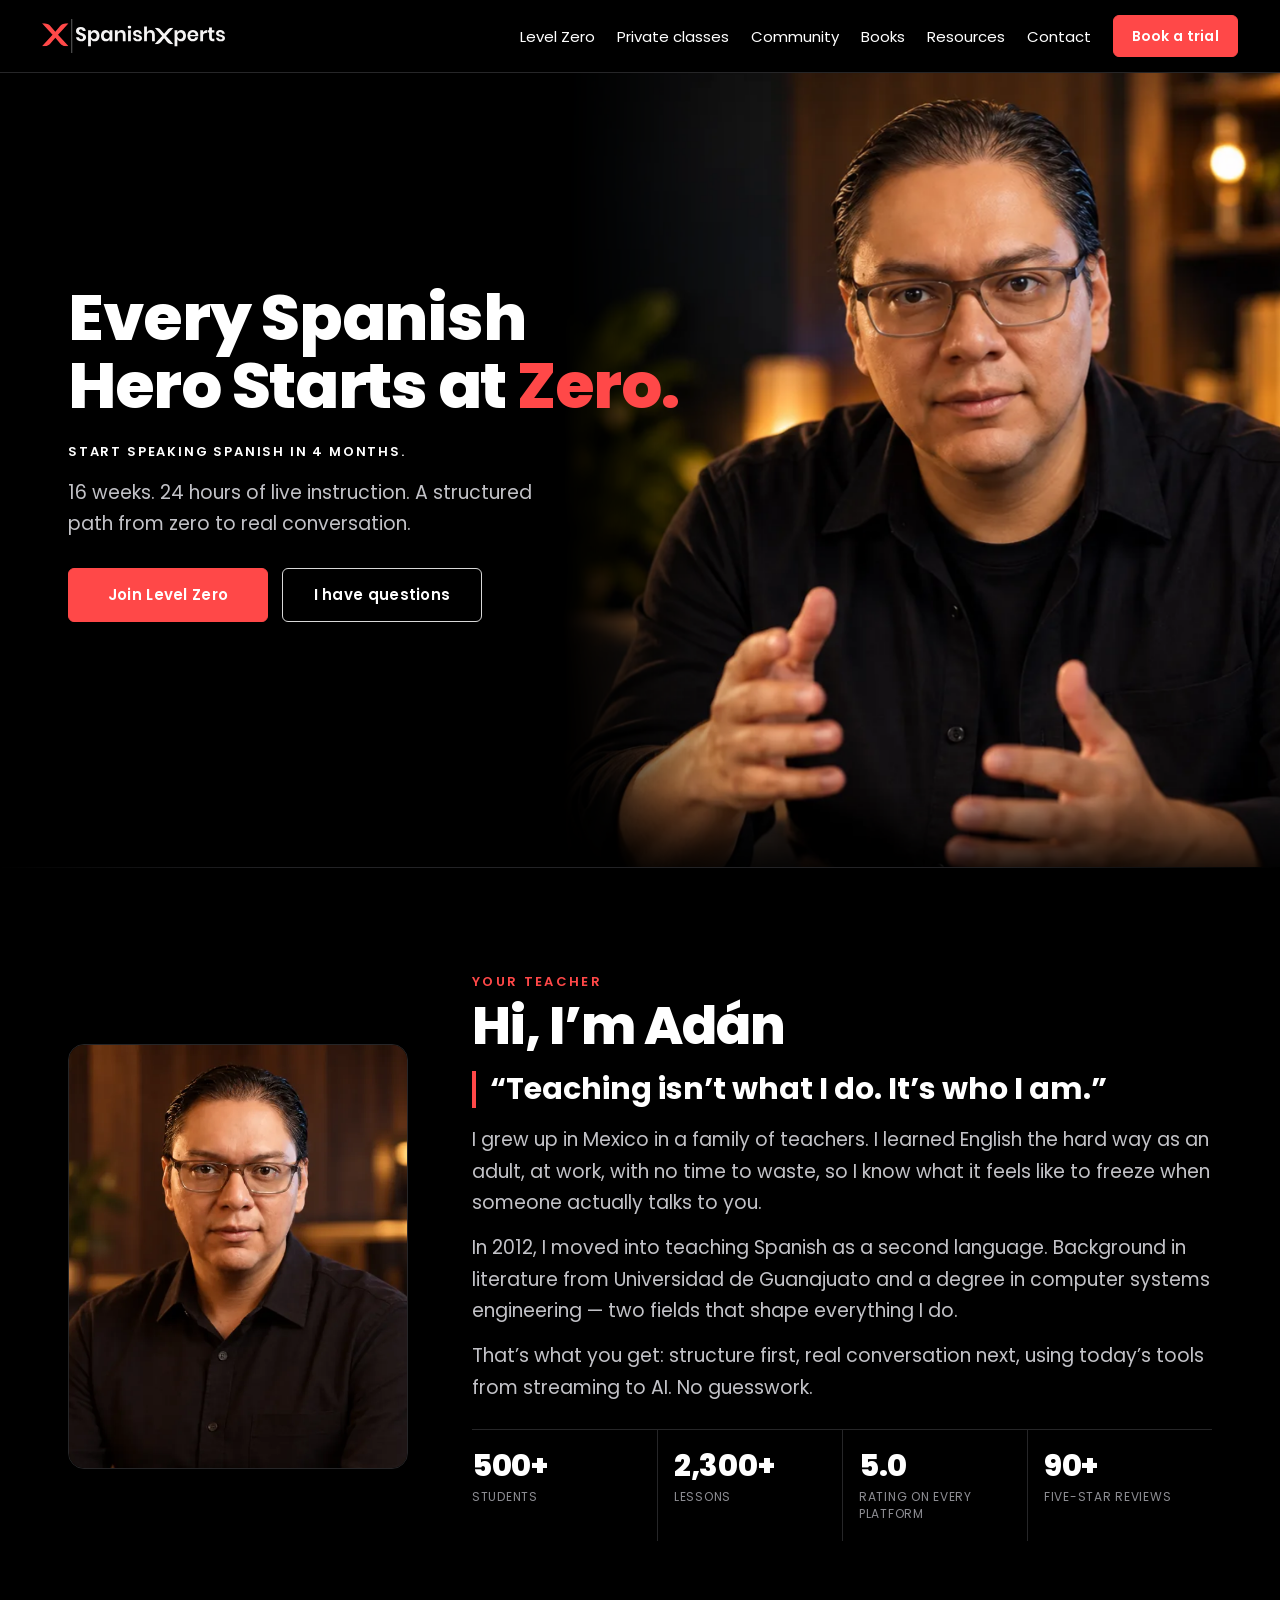
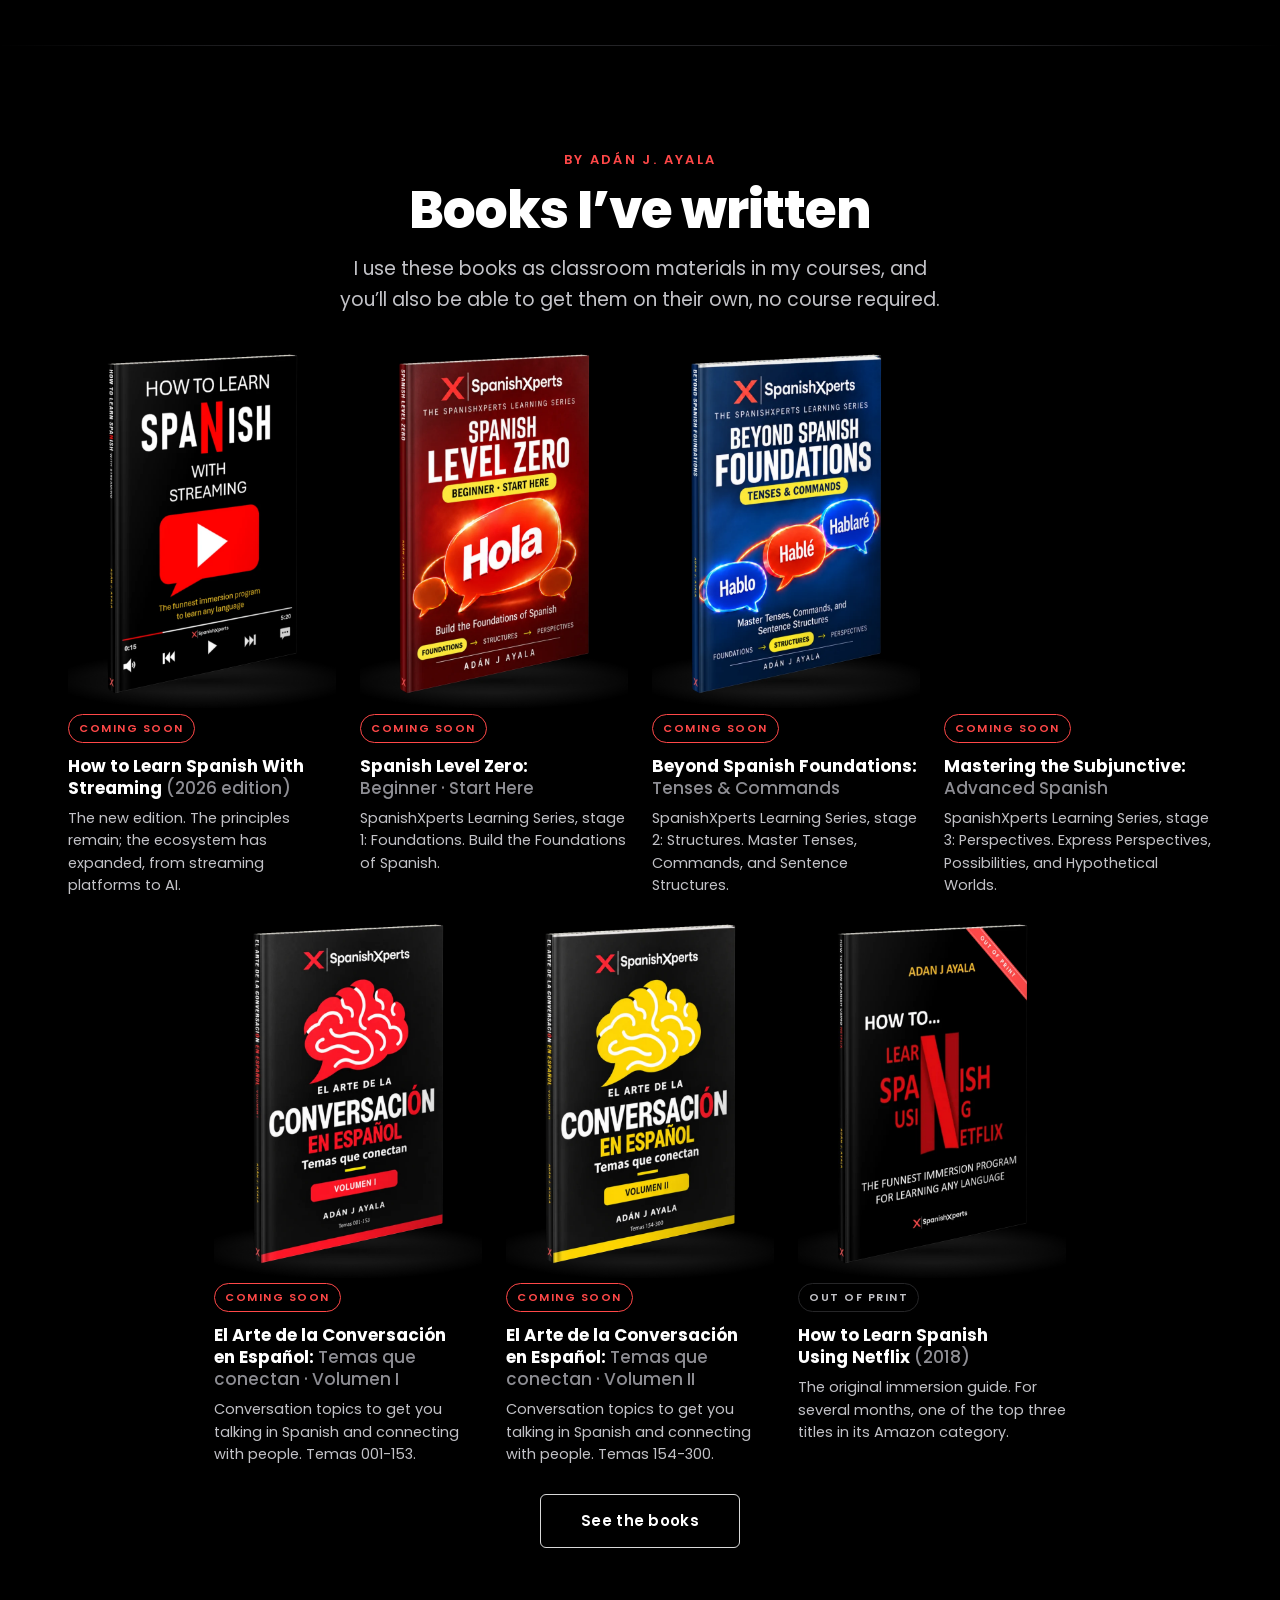
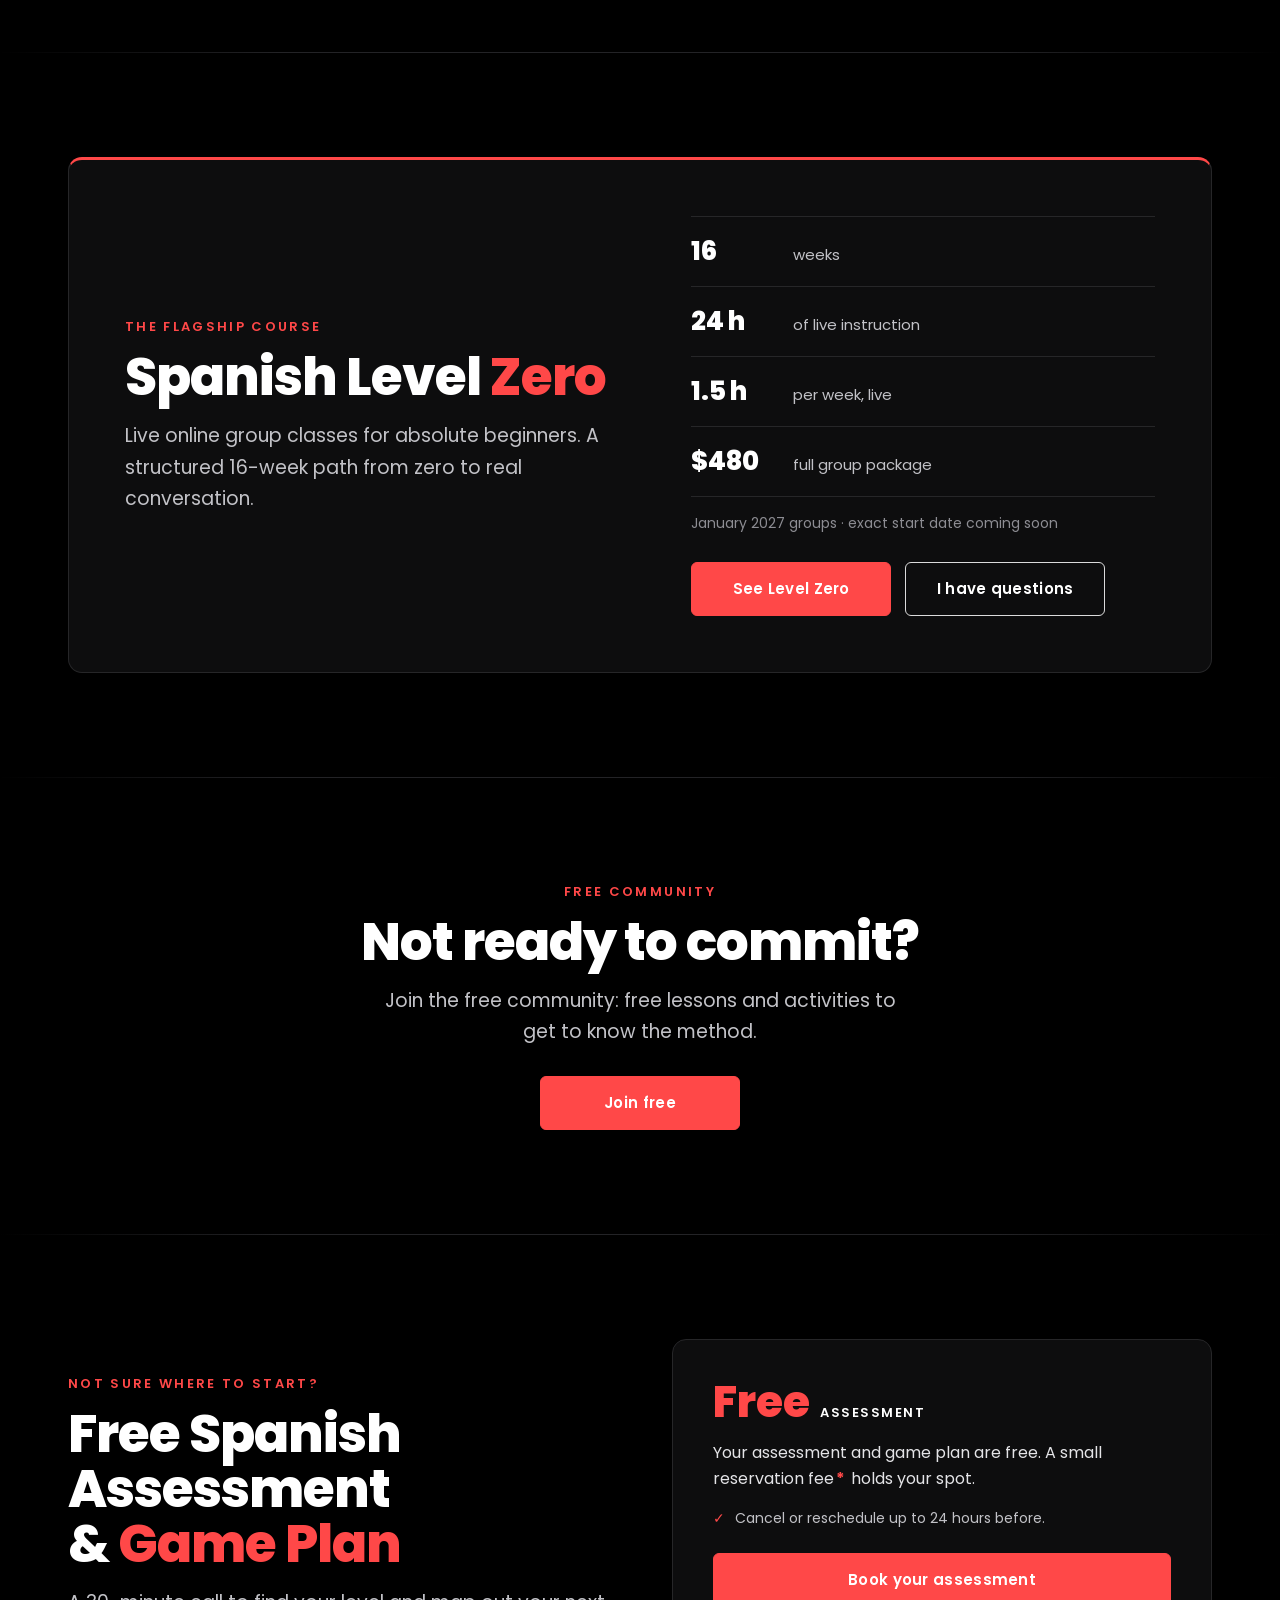
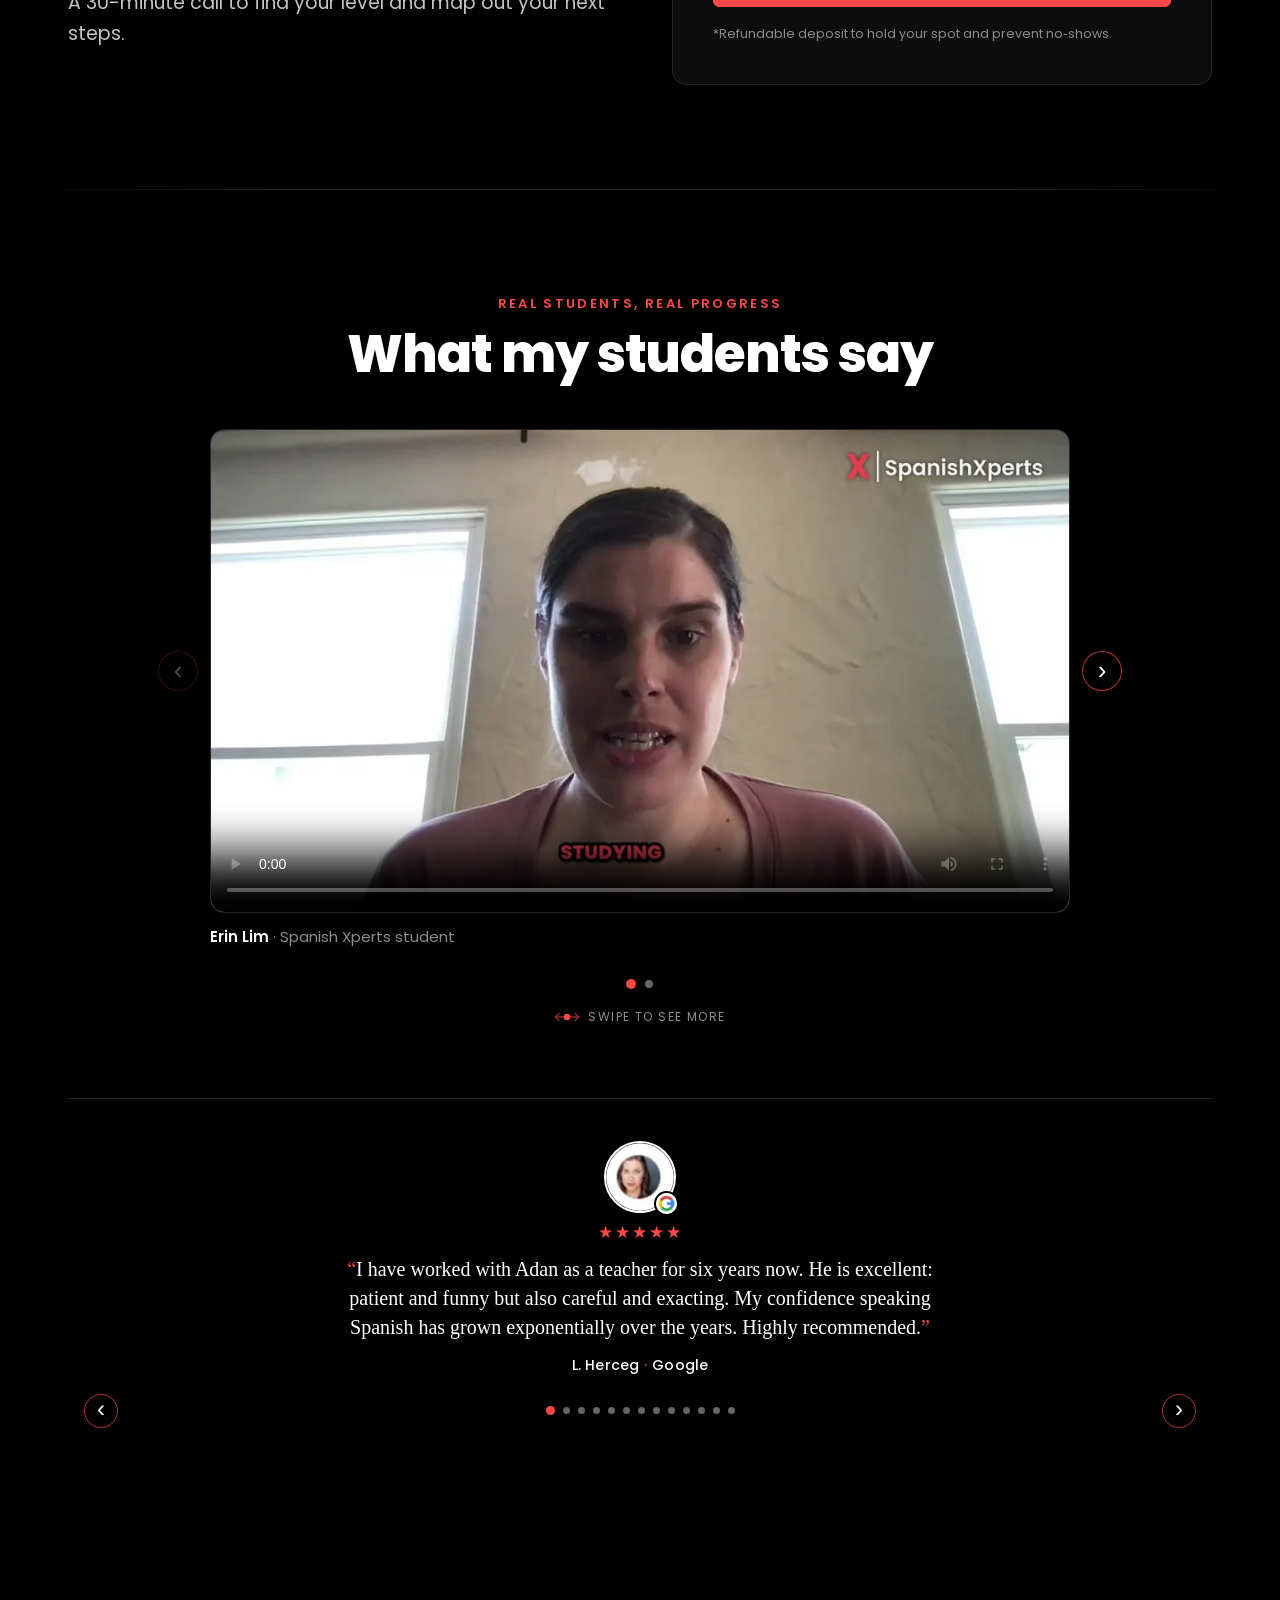
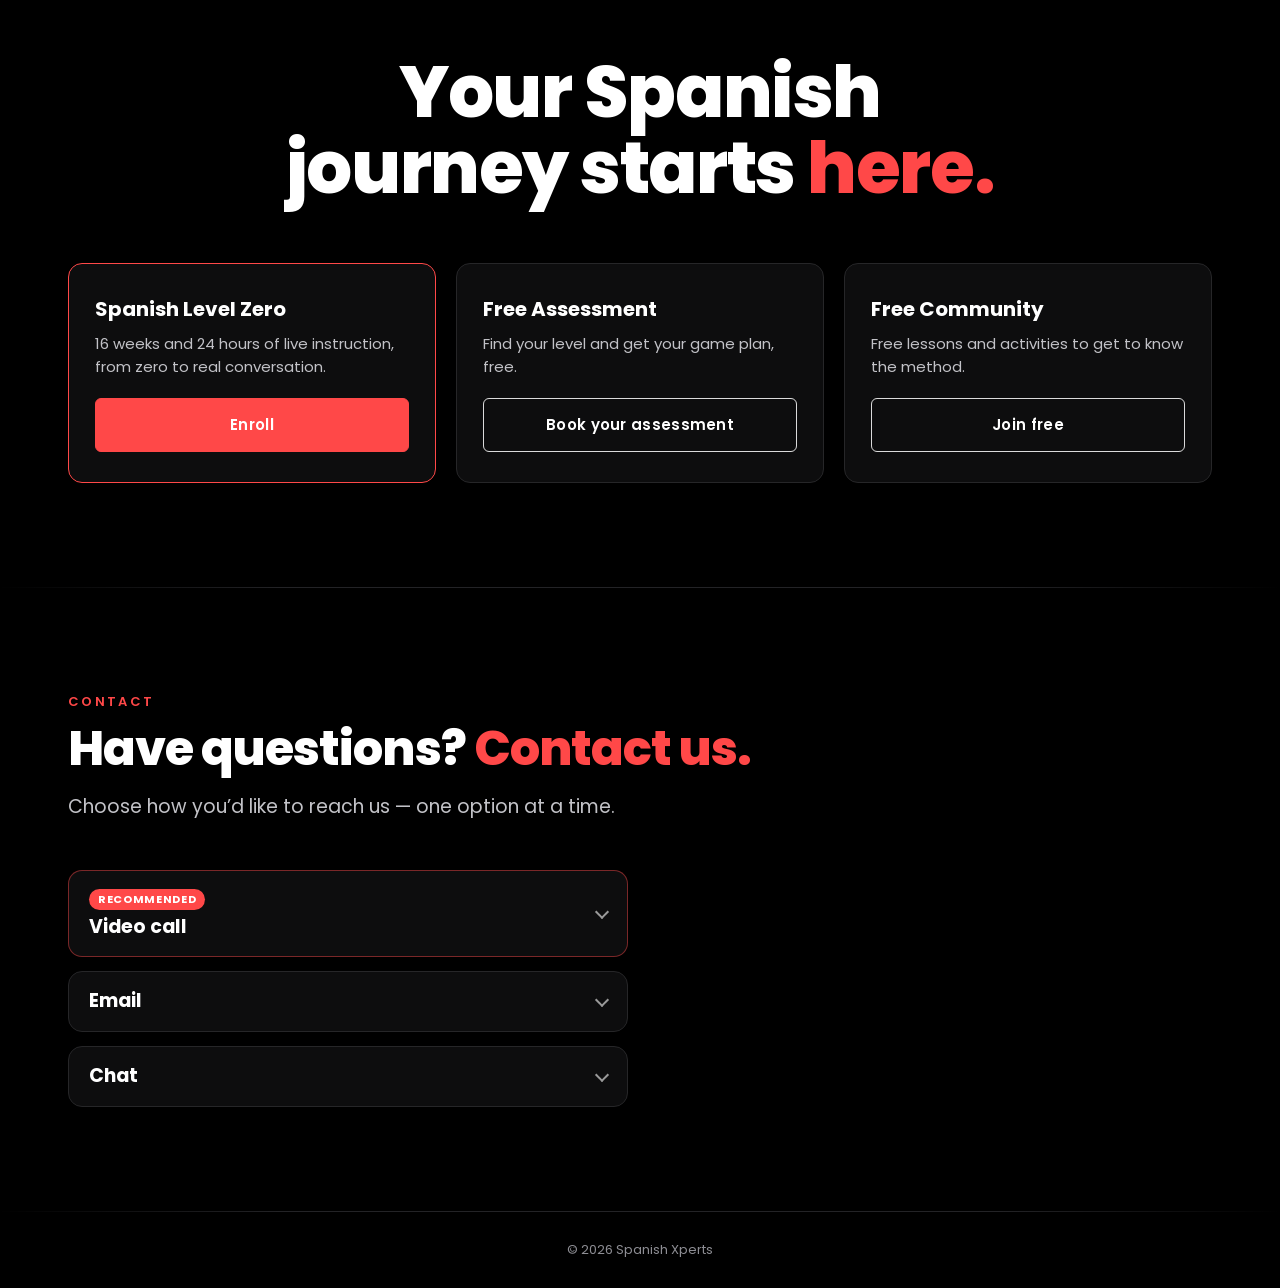
<file: index.html>
<!doctype html>
<html lang="en">
<head>
<!-- =====================================================================
     CONFIG / PLACEHOLDERS  (Spanish Xperts homepage embed)
     Reemplaza SOLO el texto entre comillas de la derecha por tu URL real
     (debe empezar con https://). No cambies los nombres de la izquierda.
     Ejemplo:  ENROLL_URL: "https://www.spanishxperts.com/level-zero"
     Mientras un valor siga siendo el placeholder, ese botón no hace nada.
     ===================================================================== -->
<script>
window.SX_CONFIG = {
    ENROLL_URL:          "ENROLL_URL"   /* Link de inscripción a Spanish Level Zero (página de pago / plan / programa) */,
    COMMUNITY_URL:       "COMMUNITY_URL"   /* Link para unirse a la comunidad gratuita */,
    ASSESSMENT_URL:      "https://spanishxperts.as.me"   /* Acuity Scheduling: assessment / trial / video call */,
    MESSENGER_URL:       "https://m.me/spanishxperts"   /* Facebook Messenger short link for spanishxperts page */,
    WHATSAPP_URL:        "https://wa.me/19569701615"   /* WhatsApp Business: +1 956 970 1615 (confirmed Andrés Oct 5 2026) */,
    VIDEO_LISA_VERTICAL: "https://video.wixstatic.com/video/fa487c_cf9d4efc0e59481c92103ec9bae3cb8b/720p/mp4/file.mp4"   /* URL de Wix Media de lisa_herceg_vertical_logo.mp4 */,
    VIDEO_ERIN_VERTICAL: "https://video.wixstatic.com/video/fa487c_6b6a15435828456ab7bf0d5fbafefe4f/720p/mp4/file.mp4"   /* URL de Wix Media de erin_lim_vertical_logo.mp4 */,
    VIDEO_LISA_16X9:     "https://video.wixstatic.com/video/fa487c_00bb8e5eb4094c19a763ba732ab861a2/720p/mp4/file.mp4"   /* URL de Wix Media de lisa_herceg_16x9_logo.mp4 */,
    VIDEO_ERIN_16X9:     "https://video.wixstatic.com/video/fa487c_65ab8b40d3a34971b05178c5579c52d2/720p/mp4/file.mp4"   /* URL de Wix Media de erin_lim_16x9_logo.mp4 */,
    RECAPTCHA_SITE_KEY:  "6Lff5uAtAAAAAM1FRDr1zea_vEpcPD8dmdFNm3by"   /* Google reCAPTCHA v3 site key (public). Replace when Adán provides it. */
};
</script>
<meta charset="utf-8">
<meta name="viewport" content="width=device-width,initial-scale=1">
<title>SpanishXperts – Your Spanish Journey Starts Here</title>
<link rel="icon" href="assets/logo.svg">
<link rel="preconnect" href="https://fonts.googleapis.com">
<link rel="preconnect" href="https://fonts.gstatic.com" crossorigin>
<link href="https://fonts.googleapis.com/css2?family=Poppins:wght@400;500;600;700;800&display=swap" rel="stylesheet">
<style>
:root{--sx-red:#FF4848;--sx-bg:#000;--sx-card:#0d0d0e;--sx-line:#262628;--sx-grey:#c2c2c7;--sx-dim:#8d8d93}
*,*::before,*::after{box-sizing:border-box}
html,body{margin:0;padding:0;background:#000;overflow-x:hidden}
body{color:#fff;font-family:Poppins,system-ui,-apple-system,"Segoe UI",Arial,sans-serif;-webkit-font-smoothing:antialiased;-webkit-text-size-adjust:100%;text-size-adjust:100%}
.sx img{display:block;max-width:100%;height:auto}
.sx-wrap{width:100%;max-width:1120px;margin:0 auto;padding:0 22px}
.sx-sec{position:relative;padding:72px 0}
.sx-sec+.sx-sec{border-top:1px solid #161618}
.sx-red{color:var(--sx-red)}
.sx-kicker{margin:0;font-size:12px;font-weight:600;letter-spacing:.18em;text-transform:uppercase;color:var(--sx-red)}
.sx-h1,.sx-h2{margin:0;font-weight:800;letter-spacing:-.02em;line-height:1.06;text-wrap:balance}
.sx-h2{font-size:clamp(30px,8.6vw,52px);margin-top:12px}
.sx-p{margin:16px 0 0;font-size:16px;line-height:1.65;color:var(--sx-grey);font-weight:400}
.sx-btns{display:flex;flex-direction:column;gap:12px;margin-top:28px}.sx-callwrap{display:flex;flex-direction:column;align-items:stretch;gap:8px}.sx-callwrap .sx-btn{width:100%;box-sizing:border-box}.sx .sx-callnote{margin:0;font-size:12.5px;line-height:1.4;color:#9a9a9a;text-align:center}
.sx-btn{display:inline-flex;align-items:center;justify-content:center;min-height:54px;padding:12px 18px;border:1.5px solid var(--sx-red);border-radius:6px;background:var(--sx-red);color:#fff;font:600 15px/1.2 Poppins,system-ui,sans-serif;letter-spacing:.02em;text-decoration:none;text-align:center;cursor:pointer;transition:background .2s,border-color .2s,color .2s,transform .2s;-webkit-tap-highlight-color:transparent}
.sx-btn:hover{background:#ff2f2f;border-color:#ff2f2f}
.sx-btn:focus-visible{outline:2px solid #fff;outline-offset:3px}
.sx-btn.sx-outline{background:transparent;border-color:rgba(255,255,255,.85)}
.sx-btn.sx-outline:hover{background:#fff;color:#000;border-color:#fff}
@media (min-width:768px){
 .sx-wrap{padding:0 40px}
 .sx-sec{padding:104px 0}
 .sx-kicker{font-size:13px}
 .sx-p{font-size:18px}
 .sx-btns{flex-direction:row;flex-wrap:wrap;gap:14px}.sx-callwrap{position:relative;display:block}.sx-callwrap .sx-btn{width:auto}.sx .sx-callnote{position:absolute;top:100%;left:0;right:0;margin-top:9px;white-space:nowrap;text-align:center}.sx-hero .sx-btns{margin-bottom:34px}
 .sx-btn{min-width:200px;padding:12px 28px}
}

.sx-hero{padding:0 0 64px;overflow:hidden}
.sx-hero-photo{position:relative;width:100%;aspect-ratio:900/1060;overflow:hidden;background:#0b0b0b}
.sx .sx-hero-photo img{width:100%;height:100%;object-fit:cover;object-position:50% 0}
.sx-hero-photo::after{content:"";position:absolute;inset:0;background:linear-gradient(0deg,#000 0%,rgba(0,0,0,.8) 12%,rgba(0,0,0,0) 25%)}
.sx-hero-content{position:relative;z-index:2;margin-top:-118px}
.sx-h1{font-size:clamp(36px,10.4vw,80px)}
.sx-hero .sx-tag{margin:22px 0 0;font-size:13px;font-weight:600;letter-spacing:.14em;text-transform:uppercase;color:#fff;line-height:1.5}
.sx-hero .sx-p{max-width:470px}
.sx-small{margin:16px 0 0;font-size:14px;color:var(--sx-dim);text-align:center}
.sx-laptop{margin:40px 0 0;position:relative}
.sx-laptop img{width:100%;aspect-ratio:16/9;object-fit:cover;border-radius:12px;border:1px solid var(--sx-line)}
.sx-laptop figcaption{position:absolute;left:12px;bottom:12px;padding:6px 12px;border-radius:999px;background:rgba(0,0,0,.72);font-size:12px;font-weight:500;letter-spacing:.04em;color:#fff}
.sx-laptop figcaption::before{content:"";display:inline-block;width:7px;height:7px;border-radius:50%;background:var(--sx-red);margin-right:8px;vertical-align:1px}
@media (min-width:900px){
 .sx-hero{padding:0;min-height:720px;display:flex;align-items:center}
 .sx-hero-photo{position:absolute;top:0;left:46.8%;right:0;bottom:0;width:auto;aspect-ratio:auto}
 .sx .sx-hero-photo img{object-position:15% 0;transform:none}
 .sx-hero-photo::before{display:none}
 .sx-hero-photo::after{background:linear-gradient(90deg,#000 0%,rgba(0,0,0,.75) 7%,rgba(0,0,0,.45) 14%,rgba(0,0,0,.18) 21%,rgba(0,0,0,0) 28%),linear-gradient(0deg,rgba(0,0,0,.8) 0%,rgba(0,0,0,0) 10%)}
 .sx-hero-content{margin-top:0;padding-top:96px;padding-bottom:96px}
 .sx-hero-text{max-width:min(560px,calc(54vw - 90px))}
 .sx-h1{font-size:clamp(48px,5.4vw,76px)}
 .sx-small{text-align:left}
 .sx-laptop{position:absolute;z-index:3;margin:0;right:32px;bottom:36px;width:min(270px,21vw);box-shadow:0 18px 50px rgba(0,0,0,.7)}
 .sx-laptop figcaption{font-size:12px;left:10px;bottom:10px;padding:5px 10px}
}

.sx-about-grid{display:grid;grid-template-columns:104px 1fr;column-gap:18px;row-gap:22px;align-items:center}
.sx .sx-portrait{grid-column:1;grid-row:1;width:104px;height:104px;border-radius:14px;object-fit:cover;object-position:50% 16%;border:1px solid var(--sx-line)}
.sx-about-title{grid-column:2;grid-row:1}
.sx-about-title .sx-h2{margin-top:6px}
.sx-about-body{grid-column:1/-1;grid-row:2}
.sx-about-body .sx-p{margin-top:0}
.sx-stats{display:grid;grid-template-columns:1fr 1fr;margin-top:26px;border-top:1px solid var(--sx-line)}
.sx-stat{padding:18px 0;border-bottom:1px solid var(--sx-line)}
.sx-stat:nth-child(odd){padding-right:14px;border-right:1px solid var(--sx-line)}
.sx-stat:nth-child(even){padding-left:16px}
.sx-stat b{display:block;font-size:26px;font-weight:800;line-height:1.1;letter-spacing:-.01em}
.sx-stat span{display:block;margin-top:6px;font-size:12px;line-height:1.4;color:var(--sx-dim);letter-spacing:.06em;text-transform:uppercase}
@media (min-width:768px){
 .sx-about-grid{grid-template-columns:minmax(240px,340px) 1fr;column-gap:64px;row-gap:18px}
 .sx .sx-portrait{grid-row:1/span 2;width:100%;height:auto;aspect-ratio:4/5;border-radius:16px;align-self:center}
 .sx-about-title{align-self:end}
 .sx-about-body{grid-column:2;align-self:start}
 .sx-stats{grid-template-columns:repeat(4,1fr)}
 .sx-stat,.sx-stat:nth-child(odd),.sx-stat:nth-child(even){padding:20px 16px 18px 0;border-right:0;border-bottom:0}
 .sx-stat+.sx-stat{padding-left:16px;border-left:1px solid var(--sx-line)}
 .sx-stat b{font-size:30px}
}

.sx-lz-card{border:1px solid var(--sx-line);border-top:3px solid var(--sx-red);border-radius:14px;background:var(--sx-card);padding:30px 22px}
.sx-facts{list-style:none;margin:26px 0 0;padding:0;display:grid;gap:0;border-top:1px solid var(--sx-line)}
.sx-facts li{display:flex;align-items:baseline;gap:14px;padding:15px 0;border-bottom:1px solid var(--sx-line)}
.sx-facts b{min-width:88px;font-size:26px;font-weight:800;letter-spacing:-.01em}
.sx-facts span{font-size:15px;color:var(--sx-grey)}
.sx-lz .sx-btn{width:100%}
@media (min-width:768px){
 .sx-lz-card{padding:56px;display:grid;grid-template-columns:1.1fr 1fr;gap:56px;align-items:center}
 .sx-facts{margin-top:0}
 .sx-lz .sx-btn{width:auto}
}

.sx-comm{text-align:center}
.sx-comm .sx-p{max-width:520px;margin-left:auto;margin-right:auto}
.sx-comm .sx-btns{align-items:stretch}
@media (min-width:768px){.sx-comm .sx-btns{justify-content:center}}

.sx-as-grid{display:grid;gap:30px}
.sx-as-box{border:1px solid var(--sx-line);border-radius:14px;background:var(--sx-card);padding:26px 22px}
.sx-as-price{display:flex;align-items:baseline;gap:10px;margin:0}
.sx-as-price b{font-size:44px;font-weight:800;line-height:1;color:var(--sx-red)}
.sx-as-price span{font-size:13px;font-weight:600;letter-spacing:.12em;text-transform:uppercase;color:#fff}
.sx-as-box .sx-p{margin-top:16px;font-size:16px;color:#e4e4e7}
.sx-as-note{display:flex;gap:10px;align-items:flex-start;margin:16px 0 0;font-size:14px;line-height:1.5;color:var(--sx-grey)}
.sx-as-note::before{content:"✓";color:var(--sx-red);font-weight:700}
.sx-as-box .sx-btn{width:100%;margin-top:24px}
.sx .sx-ast{color:var(--sx-red);text-decoration:none;font-weight:700;padding:0 2px}
.sx .sx-as-fn{margin:18px 0 0;font-size:12.5px;line-height:1.5;color:var(--sx-dim)}
.sx .sx-as-fn:target{color:#fff}
@media (min-width:768px){
 .sx-as-grid{grid-template-columns:1fr 1fr;gap:64px;align-items:center}
 .sx-as-box{padding:40px}
}

.sx-test-head{text-align:center}
.sx-vrail{display:flex;gap:14px;margin:36px -22px 0;padding:0 22px 6px;overflow-x:auto;scroll-snap-type:x mandatory;-webkit-overflow-scrolling:touch;scrollbar-width:none}
.sx-vrail::-webkit-scrollbar{display:none}
.sx-vcard{flex:0 0 78%;max-width:340px;scroll-snap-align:center;margin:0}
.sx-vcard video{display:block;width:100%;aspect-ratio:9/16;background:#111;border-radius:14px;border:1px solid var(--sx-line);object-fit:cover}
.sx-vcard figcaption{margin-top:10px;font-size:14px;font-weight:600}
.sx-vcard figcaption span{color:var(--sx-dim);font-weight:400}
.sx-swipe{margin:10px 0 0;text-align:center;font-size:12px;letter-spacing:.12em;text-transform:uppercase;color:var(--sx-dim)}
.sx-hgrid{display:none}
.sx-hcard{margin:0}
.sx-hcard video{display:block;width:100%;aspect-ratio:16/9;background:#111;border-radius:14px;border:1px solid var(--sx-line);object-fit:cover}
.sx-hcard figcaption{margin-top:12px;font-size:15px;font-weight:600}
.sx-hcard figcaption span{color:var(--sx-dim);font-weight:400}
.sx-reviews{margin-top:56px;border-top:1px solid var(--sx-line);padding-top:8px}
@media (min-width:500px){.sx-vrail{justify-content:center}}
@media (min-width:768px){
 .sx-vrail,.sx-swipe{display:none}
 .sx-hgrid{display:grid;grid-template-columns:1fr 1fr;gap:28px;margin-top:48px}
 .sx-reviews{margin-top:72px}
}
/* --- review carousel (from testimonials/carousel/carousel.html, namespaced .sxc-) --- */
.sxc{position:relative;width:100%;background:#000;isolation:isolate;outline:none}
.sxc-track{display:grid}
.sxc-slide{grid-area:1/1;display:flex;flex-direction:column;align-items:center;justify-content:center;padding:28px 8px 70px;text-align:center;opacity:0;visibility:hidden;transform:translateX(12px);transition:opacity .3s ease,transform .3s ease}
.sxc-slide.sxc-active{opacity:1;visibility:visible;transform:translateX(0)}
.sxc-avatar-wrap{position:relative;flex:0 0 auto;width:72px;height:72px;margin:0 0 10px}
.sxc-avatar{display:block;width:72px;height:72px;border-radius:50%;object-fit:cover;background:#1c1c1c;border:2px solid #fff}
.sxc-badge{position:absolute;right:-3px;bottom:-3px;width:25px;height:25px;border:2px solid #000;border-radius:50%;background:#fff;object-fit:cover}
.sxc-stars{color:#FF4848;font-family:Arial,sans-serif;font-size:17px;letter-spacing:2px;line-height:20px;height:20px;margin-bottom:12px}
.sxc-quote{max-width:830px;margin:0;color:#fff;font-family:Georgia,"Times New Roman",serif;font-size:17px;line-height:1.45;font-weight:400;text-wrap:balance}
.sxc-quote::before{content:"\201C";color:#FF4848}
.sxc-quote::after{content:"\201D";color:#FF4848}
.sxc-byline{flex:0 0 auto;margin:14px 0 0;color:#fff;font-size:13px;line-height:18px;font-weight:500;letter-spacing:.15px}
.sxc-byline .sxc-dot{color:#FF4848;padding:0 5px}
.sxc-controls{position:absolute;z-index:3;left:0;right:0;bottom:18px;height:34px;display:flex;justify-content:center;align-items:center;pointer-events:none}
.sxc-arrow{position:absolute;top:0;display:grid;place-items:center;width:34px;height:34px;padding:0 0 3px;border:1px solid rgba(255,72,72,.7);border-radius:50%;color:#fff;background:transparent;font:24px/1 Arial,sans-serif;cursor:pointer;pointer-events:auto;transition:background .2s,border-color .2s}
.sxc-arrow:hover,.sxc-arrow:focus-visible{background:#FF4848;border-color:#FF4848;outline:none}
.sxc-prev{left:0}.sxc-next{right:0}
.sxc-dots{display:flex;align-items:center;gap:6px;pointer-events:auto}
.sxc-dot-btn{width:7px;height:7px;padding:0;border:0;border-radius:50%;background:#666;cursor:pointer}
.sxc-dot-btn.sxc-active{width:9px;height:9px;background:#FF4848}
.sxc-dot-btn:focus-visible{outline:2px solid #fff;outline-offset:3px}
@media (min-width:700px){.sxc-slide{padding:34px 80px 72px}.sxc-quote{font-size:20px;line-height:1.45;max-width:880px}.sxc-byline{font-size:14px}.sxc-dots{gap:8px}.sxc-prev{left:16px}.sxc-next{right:16px}}
@media (prefers-reduced-motion:reduce){.sxc-slide{transition:none}}

.sx-close{text-align:center}
.sx-close .sx-h2{font-size:clamp(34px,10vw,72px);margin-top:0}
.sx-paths{display:grid;gap:14px;margin-top:40px;text-align:left}
.sx-path{display:flex;flex-direction:column;border:1px solid var(--sx-line);border-radius:14px;background:var(--sx-card);padding:24px 22px}
.sx-path.sx-main{border-color:var(--sx-red)}
.sx-path h3{margin:0;font-size:20px;font-weight:700}
.sx-path p{margin:8px 0 20px;font-size:15px;line-height:1.55;color:var(--sx-grey);flex:1}
.sx .sx-path .sx-btn{width:100%;min-width:0;padding:12px 14px}
@media (min-width:768px){.sx-paths{grid-template-columns:repeat(3,1fr);gap:20px;margin-top:56px}.sx-path{padding:30px 26px}}

/* Contact widgets (Oct 5 2026 redesign) */
:root{--sx-gold:#F5B800}
.sx-ph{display:inline-block;max-width:100%;border:2px dashed var(--sx-gold);border-radius:8px;padding:6px 10px;background:rgba(245,184,0,.08);color:var(--sx-gold);font:600 13px/1.45 Poppins,system-ui,sans-serif;letter-spacing:.02em;text-transform:none;overflow-wrap:anywhere;vertical-align:middle}
.sx-ph-tag{display:block;margin-top:8px;text-align:center}
.sx-ph,[data-placeholder],a[data-ph]{display:none!important}
.sx-phwrap{display:flex;flex-direction:column;align-items:stretch;gap:6px;width:100%}
.sx-ct-lead{max-width:560px}
.sx-ct-widgets{display:grid;gap:12px;margin-top:36px}
.sx-ct-card{display:flex;flex-direction:column;border:1px solid var(--sx-line);border-radius:14px;background:var(--sx-card);overflow:hidden;transition:border-color .2s ease,box-shadow .2s ease}
.sx-ct-card.is-open{border-color:rgba(255,72,72,.55);box-shadow:0 0 0 1px rgba(255,72,72,.18)}
.sx-ct-card.sx-ct-recommended.is-open,.sx-ct-card.sx-ct-recommended{border-color:rgba(255,72,72,.45)}
.sx-ct-card.sx-ct-recommended.is-open{border-color:var(--sx-red);box-shadow:0 0 0 1px rgba(255,72,72,.28),0 12px 32px rgba(255,72,72,.08)}
.sx-ct-toggle{display:flex;align-items:center;gap:12px;width:100%;margin:0;padding:18px 18px;border:0;background:transparent;color:#fff;font:inherit;text-align:left;cursor:pointer;-webkit-tap-highlight-color:transparent}
.sx-ct-toggle:focus-visible{outline:2px solid var(--sx-red);outline-offset:-2px}
.sx-ct-toggle-text{flex:1;min-width:0;display:flex;flex-direction:column;gap:6px}
.sx-ct-title{margin:0;font-size:18px;font-weight:700;letter-spacing:-.01em;line-height:1.2}
.sx-ct-badge{display:inline-flex;align-self:flex-start;align-items:center;padding:3px 9px;border-radius:999px;background:var(--sx-red);color:#fff;font-size:11px;font-weight:700;letter-spacing:.06em;text-transform:uppercase;line-height:1.3}
.sx-ct-chevron{flex:none;width:10px;height:10px;border-right:2px solid #9a9a9a;border-bottom:2px solid #9a9a9a;transform:rotate(45deg);transition:transform .2s ease,border-color .2s ease;margin-top:-4px}
.sx-ct-card.is-open .sx-ct-chevron{transform:rotate(225deg);margin-top:4px;border-color:var(--sx-red)}
.sx-ct-panel{display:none;padding:0 18px 20px;border-top:1px solid transparent}
.sx-ct-panel[hidden]{display:none!important}
.sx-ct-card.is-open .sx-ct-panel:not([hidden]){display:block;border-top-color:rgba(255,255,255,.06)}
.sx-ct-panel > p{margin:14px 0 0;font-size:15px;line-height:1.55;color:var(--sx-grey)}
.sx-ct-panel > .sx-btn{margin-top:18px;width:100%;min-width:0;box-sizing:border-box}
.sx-ct-mailhint{margin:12px 0 0;font-size:13px;line-height:1.5;color:var(--sx-dim)}
.sx-ct-mailhint a{color:#fff;text-decoration:none;border-bottom:1px solid rgba(255,72,72,.7);padding-bottom:1px}
.sx-ct-mailhint a:hover{color:var(--sx-red)}
.sx-ct-card .sx-form{margin-top:16px}
.sx-ct-chatbtns{display:flex;flex-direction:column;gap:10px;margin-top:18px}
.sx-ct-chatbtns .sx-btn{width:100%;min-width:0;box-sizing:border-box;margin-top:0}
.sx-form{display:grid;gap:12px}
.sx-field label{display:block;margin-bottom:6px;font-size:13px;font-weight:500;color:#cfcfd4}
.sx-field .sx-req{color:var(--sx-red);font-weight:600}
.sx-field input,.sx-field textarea,.sx-field select{display:block;width:100%;padding:13px 14px;border:1px solid #3a3a3e;border-radius:8px;background:#0d0d0e;color:#fff;font:400 16px/1.4 Poppins,system-ui,sans-serif;-webkit-appearance:none;appearance:none}
.sx-field input[type=month]{color-scheme:dark;-webkit-appearance:none;appearance:none;min-height:48px}
.sx-field select{background-image:linear-gradient(45deg,transparent 50%,#9a9a9a 50%),linear-gradient(135deg,#9a9a9a 50%,transparent 50%);background-position:calc(100% - 18px) calc(50% - 2px),calc(100% - 12px) calc(50% - 2px);background-size:6px 6px,6px 6px;background-repeat:no-repeat;padding-right:36px}
.sx-field textarea{min-height:120px;resize:vertical}
.sx-field input:focus,.sx-field textarea:focus,.sx-field select:focus{outline:none;border-color:var(--sx-red);box-shadow:0 0 0 3px rgba(255,72,72,.2)}
.sx-form .sx-btn{width:100%;border:0;margin-top:2px}
.sx-form-note,.sx-form-recaptcha-note{margin:0;font-size:12.5px;line-height:1.5;color:var(--sx-dim)}
.sx-form-msg{margin:0;font-size:14px;line-height:1.5;color:#fff;min-height:0}
.sx-form-msg:empty{display:none}
.sx-form-msg a{color:#fff}
.grecaptcha-badge{visibility:hidden}
@media (min-width:900px){
 .sx-contact .sx-h2{font-size:clamp(34px,4vw,48px)}
 .sx-ct-widgets{grid-template-columns:1fr;gap:14px;max-width:560px;margin-top:48px}
 .sx-ct-toggle{padding:18px 20px}
 .sx-ct-title{font-size:19px}
 .sx-ct-panel{padding:0 20px 22px}
 .sx-form .sx-btn{width:100%}
}

.sx-foot{padding:28px 0;border-top:1px solid #1d1d1f;text-align:center;font-size:13px;color:var(--sx-dim)}
.sx-foot p{margin:0}

/* wide screens: no hard edges at the embed borders */
@media (min-width:900px){
 .sx-sec+.sx-sec,.sx-foot{border-top:1px solid transparent;border-image:linear-gradient(90deg,rgba(40,40,44,0) 0%,#232326 22%,#232326 78%,rgba(40,40,44,0) 100%) 1}

}

/* full-width layout on large screens */
@media (min-width:1200px){
 .sx-wrap{max-width:1240px;padding:0 48px}
 .sx-hero{min-height:min(860px,62vw)}
 .sx-hero-photo{left:44%}
 .sx-hero-text{max-width:min(760px,48vw)}
 .sx .sx-hero-photo img{object-position:15% 30%}
 .sx-h1{font-size:clamp(64px,5vw,92px)}
 .sx-p{font-size:19px}
}
@media (min-width:1600px){
 .sx-hero-photo{left:52%}
}
/* Books */
.sx-books-head{text-align:center}
.sx-books-rail{display:flex;gap:16px;margin:36px -22px 0;padding:0 22px 6px;overflow-x:auto;scroll-snap-type:x mandatory;-webkit-overflow-scrolling:touch;scrollbar-width:none;list-style:none}
.sx-books-rail::-webkit-scrollbar{display:none}
.sx-book{flex:0 0 76%;max-width:320px;scroll-snap-align:center;margin:0;display:flex;flex-direction:column}
.sx-book-cover{position:relative;display:block;width:100%;aspect-ratio:800/1066;margin:-6% 0 -4%}
.sx-book-cover img{display:block;width:100%;height:100%;object-fit:contain}
.sx-book-label{display:inline-block;align-self:flex-start;margin-top:16px;padding:5px 10px;border:1px solid var(--sx-line);border-radius:999px;font-size:11px;font-weight:600;letter-spacing:.14em;text-transform:uppercase;color:var(--sx-grey)}
.sx-book-label.sx-soon{border-color:var(--sx-red);color:var(--sx-red)}
.sx .sx-book h3{margin:12px 0 0;font-size:17px;font-weight:700;line-height:1.3;color:#fff;text-wrap:balance}
.sx .sx-book h3 span{color:var(--sx-dim);font-weight:500}
.sx .sx-book p{margin:8px 0 0;font-size:14.5px;line-height:1.55;color:var(--sx-grey)}
.sx-books .sx-swipe{margin-top:14px}
@media (min-width:500px){.sx-books-rail{justify-content:flex-start}}
@media (min-width:768px){.sx-books-rail{margin:44px -40px 0;padding:0 40px 6px}}
@media (min-width:900px){
 .sx-books-rail{display:grid;grid-template-columns:repeat(3,1fr);gap:32px;margin:52px 0 0;padding:0;overflow:visible}
 .sx-book{max-width:none}
 .sx-books .sx-swipe{display:none}
}
.sx-about-body .sx-p+.sx-p{margin-top:14px}
.sx-about-lead{font-size:clamp(22px,5.6vw,30px);font-weight:700;line-height:1.25;color:#fff;margin:0 0 16px;border-left:4px solid #FF4848;padding-left:14px}
</style>
<style id="sxh-standalone">
html,body{overflow-x:hidden;margin:0}
section[id]{scroll-margin-top:var(--sxh-h,72px)}
.sxh{position:sticky;top:0;z-index:1000;background:#000;border-bottom:1px solid var(--sx-line,#262628);font-family:Poppins,system-ui,sans-serif}
.sxh-in{max-width:1240px;margin:0 auto;padding:0 22px;height:72px;display:flex;align-items:center;justify-content:space-between;gap:16px}
.sxh-logo{display:flex;align-items:center;flex:0 0 auto;min-width:0;text-decoration:none}
.sxh-logo img{display:block;height:34px;width:auto;max-width:100%}
.sxh-nav{display:flex;align-items:center;gap:22px}
.sxh-links{display:flex;align-items:center;gap:22px;list-style:none;margin:0;padding:0}
.sxh-links a{color:#fff;text-decoration:none;font-size:15px;font-weight:400;white-space:nowrap;padding:6px 0;border-bottom:2px solid transparent;transition:color .2s,border-color .2s}
.sxh-links a:hover,.sxh-links a:focus-visible{color:var(--sx-red);border-bottom-color:var(--sx-red)}
.sxh-cta{display:inline-flex;align-items:center;justify-content:center;white-space:nowrap;min-height:42px;padding:10px 18px;background:var(--sx-red);border:1.5px solid var(--sx-red);border-radius:6px;color:#fff;font:600 14px/1.2 Poppins,system-ui,sans-serif;letter-spacing:.02em;text-decoration:none;transition:background .2s,color .2s}
.sxh-cta:hover,.sxh-cta:focus-visible{background:transparent;color:var(--sx-red)}
.sxh-burger{display:none;flex:0 0 auto;width:44px;height:44px;padding:0;margin:0 -8px 0 0;background:transparent;border:0;cursor:pointer;align-items:center;justify-content:center;-webkit-tap-highlight-color:transparent}
.sxh-burger span,.sxh-burger span::before,.sxh-burger span::after{display:block;width:24px;height:2px;background:#fff;border-radius:2px;position:relative;transition:transform .25s,background .25s}
.sxh-burger span::before,.sxh-burger span::after{content:"";position:absolute;left:0}
.sxh-burger span::before{top:-7px}.sxh-burger span::after{top:7px}
.sxh.is-open .sxh-burger span{background:transparent}
.sxh.is-open .sxh-burger span::before{transform:translateY(7px) rotate(45deg)}
.sxh.is-open .sxh-burger span::after{transform:translateY(-7px) rotate(-45deg)}
@media (min-width:900px) and (max-width:1099px){
 .sxh-logo img{height:30px}
 .sxh-nav,.sxh-links{gap:16px}
 .sxh-links a{font-size:14px}
 .sxh-cta{padding:9px 14px;font-size:13px}
}
@media (max-width:899px){
 .sxh-in{height:64px}
 .sxh-logo img{height:30px}
 .sxh-burger{display:inline-flex}
 .sxh-nav{display:none;position:absolute;left:0;right:0;top:100%;flex-direction:column;align-items:stretch;gap:0;background:#000;border-bottom:1px solid var(--sx-line,#262628);padding:8px 22px 22px;max-height:calc(100vh - 64px);overflow-y:auto}
 .sxh.is-open .sxh-nav{display:flex}
 .sxh-links{flex-direction:column;align-items:stretch;gap:0}
 .sxh-links li{border-bottom:1px solid var(--sx-line,#262628)}
 .sxh-links a{display:block;padding:14px 0;font-size:16px;border-bottom:0}
 .sxh-cta{margin-top:18px;min-height:50px;font-size:15px}
}
@media (max-width:380px){.sxh-logo img{height:26px}}
</style>
<style id="sx-anim">
/* ===== Subtle motion (added Oct 3 2026). Everything is visible unless JS adds .sx-anim to <html>. ===== */
.sx-anim [data-sx-reveal]{opacity:0;transform:translate3d(0,20px,0);transition:opacity .65s cubic-bezier(.22,.61,.36,1),transform .65s cubic-bezier(.22,.61,.36,1);transition-delay:var(--sx-d,0ms)}
.sx-anim [data-sx-reveal="fade"]{transform:none}
.sx-anim [data-sx-reveal].is-in{opacity:1;transform:none}
.sx .sx-hero-photo img{will-change:transform}
/* buttons & links */
.sx .sx-btn{transition:background-color .2s ease,border-color .2s ease,color .2s ease,transform .2s ease,box-shadow .2s ease}
.sxh-cta{transition:background-color .2s ease,color .2s ease,transform .2s ease,box-shadow .2s ease}
.sxc-arrow{transition:background-color .2s ease,border-color .2s ease,transform .2s ease}
.sx a:focus-visible,.sx button:focus-visible,.sxc:focus-visible{outline:2px solid var(--sx-red);outline-offset:3px;border-radius:4px}
.sx .sx-btn:focus-visible{outline:2px solid #fff;outline-offset:3px;box-shadow:0 0 0 5px rgba(255,72,72,.35)}
/* books: very slow float (only after reveal) */
@keyframes sx-float{from{transform:translate3d(0,0,0)}to{transform:translate3d(0,-6px,0)}}
.sx-book-cover img{transition:transform .6s cubic-bezier(.22,.61,.36,1),filter .6s ease}
.sx-anim .sx-book.is-in .sx-book-cover{animation:sx-float 7s ease-in-out infinite alternate;animation-delay:var(--sx-fd,0s)}
@media (hover:hover) and (pointer:fine){
 .sx .sx-btn:hover{transform:translateY(-2px);box-shadow:0 10px 24px rgba(255,72,72,.28)}
 .sx .sx-btn.sx-outline:hover{box-shadow:0 10px 24px rgba(255,255,255,.12)}
 .sx .sx-btn:active{transform:translateY(0);box-shadow:none}
 .sxh-cta:hover{transform:translateY(-1px)}
 .sxc-arrow:hover{background:rgba(255,72,72,.16);border-color:var(--sx-red)}
 .sx-book:hover .sx-book-cover img{transform:perspective(1200px) translate3d(0,-10px,0) rotateY(-4deg) rotateZ(-.6deg);filter:drop-shadow(0 18px 26px rgba(255,72,72,.10))}
}
@media (prefers-reduced-motion:reduce){
 .sx-anim [data-sx-reveal]{opacity:1!important;transform:none!important;transition:none!important}
 .sx-book-cover,.sx-anim .sx-book.is-in .sx-book-cover{animation:none!important}
 .sx-book-cover img,.sx .sx-btn,.sxh-cta,.sxc-arrow{transition:none!important}
 .sx-book:hover .sx-book-cover img,.sx .sx-btn:hover,.sxh-cta:hover{transform:none!important}
 .sx .sx-hero-photo img,.sx .sx-portrait{transform:none!important}
}
</style>
<style id="sx-vidcarousel">
/* Oct 3 2026: testimonial videos = carousel on phone (.sx-vrail) and desktop (.sx-hgrid); replaces sx-stackfix */
#testimonials .sx-vrail{justify-content:flex-start;scroll-padding-inline:22px;overscroll-behavior-x:contain}
#testimonials .sx-vcard{scroll-snap-align:start;scroll-snap-stop:always}
#testimonials .sx-swipe{display:none}
#testimonials .sx-vc-nav.sx-bk-nav{display:flex}
#testimonials .sx-vc-nav[hidden]{display:none!important}
#testimonials .sx-vc-nav .sx-bk-dots{flex-wrap:wrap;justify-content:center;max-width:calc(100vw - 160px)}
#testimonials .sx-vc-nav .sx-bk-dots{gap:2px}
#testimonials .sx-vc-nav .sx-bk-dot{width:16px}
@media (max-width:767px){#testimonials .sx-vc-nav-d{display:none!important}}
@media (min-width:768px){
 #testimonials .sx-vc-nav-m{display:none!important}
 #testimonials .sx-hgrid{display:flex;gap:24px;overflow-x:auto;scroll-snap-type:x mandatory;-webkit-overflow-scrolling:touch;scrollbar-width:none;overscroll-behavior-x:contain;padding-bottom:6px}
 #testimonials .sx-hgrid::-webkit-scrollbar{display:none}
 #testimonials .sx-hcard{flex:0 0 86%;min-width:0;scroll-snap-align:start;scroll-snap-stop:always}
}
@media (min-width:1024px){#testimonials .sx-hcard{flex-basis:68%}}
</style>
<style id="sx-books-carousel">
/* Oct 3 2026: Books rail = visible carousel (arrows, dots, swipe hint) while it scrolls */
.sx-bk-nav{display:none;flex-direction:column;align-items:center;gap:12px;margin-top:18px}
.sx-bk-nav[hidden]{display:none!important}
.sx-bk-ctrl{display:flex;align-items:center;justify-content:center;gap:18px}
.sx-bk-arrow{display:grid;place-items:center;width:40px;height:40px;padding:0 0 3px;border:1px solid rgba(255,72,72,.7);border-radius:50%;color:#fff;background:#000;font:26px/1 Arial,sans-serif;cursor:pointer;-webkit-tap-highlight-color:transparent;transition:background-color .2s ease,border-color .2s ease,opacity .2s ease}
.sx-bk-arrow:hover,.sx-bk-arrow:focus-visible{background:#FF4848;border-color:#FF4848;outline:none}
.sx-bk-arrow:focus-visible{box-shadow:0 0 0 3px #000,0 0 0 5px #fff}
.sx-bk-arrow:disabled{opacity:.3;cursor:default;background:#000;border-color:rgba(255,72,72,.7)}
.sx-bk-dots{display:flex;align-items:center;gap:4px}
.sx-bk-dot{display:grid;place-items:center;width:24px;height:24px;padding:0;border:0;background:transparent;cursor:pointer;-webkit-tap-highlight-color:transparent}
.sx-bk-dot::before{content:"";display:block;width:8px;height:8px;border-radius:50%;background:#666;transition:background-color .2s ease,transform .2s ease}
.sx-bk-dot.is-active::before{background:#FF4848;transform:scale(1.25)}
.sx-bk-dot:focus-visible{outline:2px solid #fff;outline-offset:0;border-radius:50%}
.sx-bk-hint{display:flex;align-items:center;gap:8px;margin:0;font-size:12px;letter-spacing:.12em;text-transform:uppercase;color:var(--sx-dim)}
.sx-bk-hint svg{width:26px;height:16px;flex:0 0 auto;color:#FF4848}
.sx-bk-hint .sx-bk-tip{animation:sx-bk-swipe 2.4s ease-in-out infinite}
@keyframes sx-bk-swipe{0%,100%{transform:translateX(-5px)}50%{transform:translateX(5px)}}
@media (max-width:899px){.sx-bk-nav{display:flex}.sx-books .sx-swipe{display:none}}
@media (prefers-reduced-motion:reduce){.sx-bk-hint .sx-bk-tip{animation:none}.sx-bk-arrow,.sx-bk-dot::before{transition:none}}
</style>
<style id="sx-sidearrows">
/* Oct 3 2026: one item per view (no peek) + prev/next arrows on the media sides, both carousels */
#books>.sx-wrap,#testimonials>.sx-wrap{position:relative}
.sx-bk-nav .sx-bk-arrow{position:absolute;z-index:4;top:var(--sx-ay,50%);transform:translateY(-50%);background:rgba(0,0,0,.55)}
.sx-bk-nav .sx-bk-prev{left:var(--sx-al,0px)}
.sx-bk-nav .sx-bk-next{left:var(--sx-ar,auto)}
.sx-bk-nav .sx-bk-arrow:hover,.sx-bk-nav .sx-bk-arrow:focus-visible{background:#FF4848}
.sx-bk-nav .sx-bk-arrow:disabled{background:rgba(0,0,0,.55)}
/* books, while the rail scrolls */
@media (max-width:899px){
 .sx-books-rail{gap:0;margin-left:0;margin-right:0;padding:0 0 6px;scroll-padding:0}
 .sx-book{flex:0 0 100%;max-width:none;scroll-snap-align:center;scroll-snap-stop:always;padding-inline:max(0px,calc((100% - 340px)/2))}
}
/* videos: phone rail */
#testimonials .sx-vrail{gap:0;margin-left:0;margin-right:0;padding:0 0 6px;scroll-padding:0}
#testimonials .sx-vcard{flex:0 0 100%;max-width:none;scroll-snap-align:center;padding-inline:max(0px,calc((100% - 340px)/2))}
/* videos: desktop rail */
@media (min-width:768px){
 #testimonials .sx-hgrid{gap:0}
 #testimonials .sx-hcard,#testimonials .sx-hcard:first-child{flex:0 0 100%;scroll-snap-align:center;padding-inline:max(0px,calc((100% - 860px)/2))}
}
</style>
<style id="sx-books4">
/* Oct 5 2026 publish: 7 books -> desktop rows of 4, last row centred */
/* Oct 5 2026: 4 books (Streaming, El Arte Vol I + Vol II, Netflix 2018) + books/courses note */
.sx-books-head .sx-books-note{max-width:600px;margin-left:auto;margin-right:auto}
@media (min-width:900px){.sx-books-rail{display:flex;flex-wrap:wrap;justify-content:center;gap:40px 24px}.sx-books-rail .sx-book{flex:0 0 calc((100% - 72px)/4)}}
@media (min-width:900px) and (max-width:1099px){.sx .sx-book h3{font-size:16px}}
/* nav with 6 links: tighten on small desktops */
@media (min-width:900px) and (max-width:1099px){.sxh-nav,.sxh-links{gap:13px}.sxh-links a{font-size:13.5px}.sxh-logo img{height:28px}}
</style>
</head>
<body class="sx">
<header class="sxh" id="sx-header">
  <div class="sxh-in">
    <a class="sxh-logo" href="/" aria-label="SpanishXperts home"><img src="assets/logo.svg" alt="SpanishXperts" width="369" height="69"></a>
    <button class="sxh-burger" type="button" aria-label="Open menu" aria-expanded="false" aria-controls="sxh-nav"><span></span></button>
    <nav class="sxh-nav" id="sxh-nav" aria-label="Main">
      <ul class="sxh-links">
        <li><a href="/zero/">Level Zero</a></li>
        <li><a href="/book/">Private classes</a></li>
        <li><a href="/community/">Community</a></li>
        <li><a href="/books/">Books</a></li>
        <li><a href="/resources/">Resources</a></li>
        <li><a href="#contacto">Contact</a></li>
      </ul>
      <a class="sxh-cta" href="https://spanishxperts.as.me">Book a trial</a>
    </nav>
  </div>
</header>
<script>
(function(){var h=document.getElementById("sx-header"),b=h.querySelector(".sxh-burger"),n=h.querySelector(".sxh-nav");
function set(o){h.classList.toggle("is-open",o);b.setAttribute("aria-expanded",o?"true":"false");b.setAttribute("aria-label",o?"Close menu":"Open menu")}
b.addEventListener("click",function(){set(!h.classList.contains("is-open"))});
[].forEach.call(n.querySelectorAll("a"),function(a){a.addEventListener("click",function(){set(false)})});
document.addEventListener("keydown",function(e){if(e.key==="Escape")set(false)});
document.addEventListener("click",function(e){if(!h.contains(e.target))set(false)});
var mq=window.matchMedia("(min-width:900px)");function mm(){if(mq.matches)set(false)}mq.addEventListener?mq.addEventListener("change",mm):mq.addListener(mm);
function hh(){document.documentElement.style.setProperty("--sxh-h",h.offsetHeight+"px")}hh();window.addEventListener("resize",hh);
})();
</script>

<section class="sx-sec sx-hero" id="top">
  <div class="sx-hero-photo"><img src="[data-uri]" alt="Adán J. Ayala, Spanish teacher" width="900" height="1059"></div>
  <div class="sx-wrap sx-hero-content">
    <div class="sx-hero-text">
      <h1 class="sx-h1">Every Spanish Hero Starts at <span class="sx-red">Zero.</span></h1>
      <p class="sx-tag">Start speaking Spanish in 4 months.</p>
      <p class="sx-p">16 weeks. 24 hours of live instruction. A structured path from zero to real conversation.</p>
      <div class="sx-btns">
        <a class="sx-btn" href="/zero/">Join Level Zero</a>
        <div class="sx-callwrap"><a class="sx-btn sx-outline" href="#contacto" data-sx-scroll>I have questions</a></div>
      </div>
    </div>
  </div>
</section>
<section class="sx-sec sx-about" id="about">
  <div class="sx-wrap sx-about-grid">
    <img class="sx-portrait" src="[data-uri]" alt="Adán J. Ayala" width="600" height="695" loading="lazy">
    <div class="sx-about-title"><p class="sx-kicker">Your teacher</p><h2 class="sx-h2">Hi, I&rsquo;m Adán</h2></div>
    <div class="sx-about-body">
      <p class="sx-about-lead">&ldquo;Teaching isn&rsquo;t what I do. It&rsquo;s who I am.&rdquo;</p>
      <p class="sx-p">I grew up in Mexico in a family of teachers. I learned English the hard way as an adult, at work, with no time to waste, so I know what it feels like to freeze when someone actually talks to you.</p>
      <p class="sx-p">In 2012, I moved into teaching Spanish as a second language. Background in literature from Universidad de Guanajuato and a degree in computer systems engineering &mdash; two fields that shape everything I do.</p>
      <p class="sx-p">That&rsquo;s what you get: structure first, real conversation next, using today&rsquo;s tools from streaming to AI. No guesswork.</p>
      <div class="sx-stats">
        <div class="sx-stat"><b>500+</b><span>students</span></div>
        <div class="sx-stat"><b>2,300+</b><span>lessons</span></div>
        <div class="sx-stat"><b>5.0</b><span>rating on every platform</span></div>
        <div class="sx-stat"><b>90+</b><span>five-star reviews</span></div>
      </div>
    </div>
  </div>
</section>
<section class="sx-sec sx-books" id="books">
  <div class="sx-wrap">
    <div class="sx-books-head"><p class="sx-kicker">By Adán J. Ayala</p><h2 class="sx-h2">Books I&rsquo;ve written</h2><p class="sx-p sx-books-note">I use these books as classroom materials in my courses, and you&rsquo;ll also be able to get them on their own, no course required.</p></div>
    <ul class="sx-books-rail" id="sx-books-rail" aria-label="Books by Adán J. Ayala">
      <li class="sx-book">
        <span class="sx-book-cover"><img src="assets/books/mockup_with_streaming.webp?v=20261005" alt="How to Learn Spanish With Streaming by Adán J. Ayala, paperback" width="800" height="1066" loading="lazy" decoding="async"></span>
        <span class="sx-book-label sx-soon">Coming soon</span>
        <h3>How to Learn Spanish With Streaming <span>(2026 edition)</span></h3>
        <p>The new edition. The principles remain; the ecosystem has expanded, from streaming platforms to AI.</p>
      </li>
      <li class="sx-book">
        <span class="sx-book-cover"><img src="assets/books/mockup_spanish_level_zero.webp?v=20261005" alt="Spanish Level Zero: Beginner · Start Here, by Adán J. Ayala, paperback" width="800" height="1066" loading="lazy" decoding="async"></span>
        <span class="sx-book-label sx-soon">Coming soon</span>
        <h3>Spanish Level Zero: <span>Beginner &middot; Start Here</span></h3>
        <p>SpanishXperts Learning Series, stage 1: Foundations. Build the Foundations of Spanish.</p>
      </li>
      <li class="sx-book">
        <span class="sx-book-cover"><img src="assets/books/mockup_beyond_spanish_foundations.webp?v=20261005" alt="Beyond Spanish Foundations: Tenses &amp; Commands, by Adán J. Ayala, paperback" width="800" height="1066" loading="lazy" decoding="async"></span>
        <span class="sx-book-label sx-soon">Coming soon</span>
        <h3>Beyond Spanish Foundations: <span>Tenses &amp; Commands</span></h3>
        <p>SpanishXperts Learning Series, stage 2: Structures. Master Tenses, Commands, and Sentence Structures.</p>
      </li>
      <li class="sx-book">
        <span class="sx-book-cover"><img src="assets/books/mockup_mastering_the_subjunctive.webp?v=20261005" alt="Mastering the Subjunctive: Advanced Spanish, by Adán J. Ayala, paperback" width="800" height="1066" loading="lazy" decoding="async"></span>
        <span class="sx-book-label sx-soon">Coming soon</span>
        <h3>Mastering the Subjunctive: <span>Advanced Spanish</span></h3>
        <p>SpanishXperts Learning Series, stage 3: Perspectives. Express Perspectives, Possibilities, and Hypothetical Worlds.</p>
      </li>
      <li class="sx-book">
        <span class="sx-book-cover"><img src="assets/books/mockup_arte_conversacion_vol1.webp?v=20261005" alt="El Arte de la Conversación en Español, Temas que conectan, Volumen I by Adán J. Ayala, paperback" width="800" height="1066" loading="lazy" decoding="async"></span>
        <span class="sx-book-label sx-soon">Coming soon</span>
        <h3 lang="es">El Arte de la Conversación en Español: <span>Temas que conectan &middot; Volumen I</span></h3>
        <p>Conversation topics to get you talking in Spanish and connecting with people. Temas 001-153.</p>
      </li>
      <li class="sx-book">
        <span class="sx-book-cover"><img src="assets/books/mockup_arte_conversacion_vol2.webp?v=20261005" alt="El Arte de la Conversación en Español, Temas que conectan, Volumen II by Adán J. Ayala, paperback" width="800" height="1066" loading="lazy" decoding="async"></span>
        <span class="sx-book-label sx-soon">Coming soon</span>
        <h3 lang="es">El Arte de la Conversación en Español: <span>Temas que conectan &middot; Volumen II</span></h3>
        <p>Conversation topics to get you talking in Spanish and connecting with people. Temas 154-300.</p>
      </li>
      <li class="sx-book">
        <span class="sx-book-cover"><img src="assets/books/mockup_netflix_2018.webp?v=20261005" alt="How to Learn Spanish Using Netflix by Adán J. Ayala, paperback (out of print)" width="800" height="1066" loading="lazy" decoding="async"></span>
        <span class="sx-book-label">Out of print</span>
        <h3>How to Learn Spanish Using Netflix <span>(2018)</span></h3>
        <p>The original immersion guide. For several months, one of the top three titles in its Amazon category.</p>
      </li>
    </ul>
    <div class="sx-bk-nav" role="group" aria-label="Books carousel controls">
      <div class="sx-bk-ctrl"><button class="sx-bk-arrow sx-bk-prev" type="button" aria-label="Previous book" aria-controls="sx-books-rail">&lsaquo;</button><div class="sx-bk-dots"></div><button class="sx-bk-arrow sx-bk-next" type="button" aria-label="Next book" aria-controls="sx-books-rail">&rsaquo;</button></div>
      <p class="sx-bk-hint"><svg viewBox="0 0 26 16" aria-hidden="true" focusable="false"><path d="M1 8h24M5 4.5 1.5 8 5 11.5M21 4.5 24.5 8 21 11.5" fill="none" stroke="currentColor" stroke-width="1.6" stroke-linecap="round" stroke-linejoin="round" opacity=".55"/><circle class="sx-bk-tip" cx="13" cy="8" r="3.2" fill="currentColor"/></svg>Swipe to see more</p>
    </div>
    <p class="sx-swipe">Swipe for more &rarr;</p>
    <div class="sx-btns" style="justify-content:center"><a class="sx-btn sx-outline" href="/books/">See the books</a></div>
  </div>
</section>
<section class="sx-sec sx-lz" id="level-zero">
  <div class="sx-wrap">
    <div class="sx-lz-card">
      <div>
        <p class="sx-kicker">The flagship course</p>
        <h2 class="sx-h2">Spanish Level <span class="sx-red">Zero</span></h2>
        <p class="sx-p">Live online group classes for absolute beginners. A structured 16-week path from zero to real conversation.</p>
      </div>
      <div>
        <ul class="sx-facts">
          <li><b>16</b><span>weeks</span></li>
          <li><b>24 h</b><span>of live instruction</span></li>
          <li><b>1.5 h</b><span>per week, live</span></li>
          <li><b>$480</b><span>full group package</span></li>
        </ul>
        <p class="sx-small sx-lz-when">January 2027 groups &middot; exact start date coming soon</p>
        <div class="sx-btns"><a class="sx-btn" href="/zero/">See Level Zero</a><a class="sx-btn sx-outline" href="#contacto" data-sx-scroll>I have questions</a></div>
      </div>
    </div>
  </div>
</section>
<section class="sx-sec sx-comm" id="community">
  <div class="sx-wrap">
    <p class="sx-kicker">Free community</p>
    <h2 class="sx-h2">Not ready to commit?</h2>
    <p class="sx-p">Join the free community: free lessons and activities to get to know the method.</p>
    <div class="sx-btns"><a class="sx-btn" href="/community/">Join free</a></div>
  </div>
</section>
<section class="sx-sec sx-assess" id="assessment">
  <div class="sx-wrap sx-as-grid">
    <div>
      <p class="sx-kicker">Not sure where to start?</p>
      <h2 class="sx-h2">Free Spanish Assessment &amp; <span class="sx-red">Game Plan</span></h2>
      <p class="sx-p">A 30-minute call to find your level and map out your next steps.</p>
    </div>
    <div class="sx-as-box">
      <p class="sx-as-price"><b>Free</b><span>assessment</span></p>
      <p class="sx-p">Your assessment and game plan are free. A small reservation fee<a class="sx-ast" href="#sx-as-fn" aria-describedby="sx-as-fn">*</a> holds your spot.</p>
      <p class="sx-as-note">Cancel or reschedule up to 24 hours before.</p>
      <a class="sx-btn" href="#" target="_top" data-sx-link="ASSESSMENT_URL">Book your assessment</a>
      <p class="sx-as-fn" id="sx-as-fn">*Refundable deposit to hold your spot and prevent no&#8209;shows.</p>
    </div>
  </div>
</section>
<section class="sx-sec sx-test" id="testimonials">
  <div class="sx-wrap">
    <div class="sx-test-head"><p class="sx-kicker">Real students, real progress</p><h2 class="sx-h2">What my students say</h2></div>
    <div class="sx-vrail" id="sx-vrail" aria-label="Video testimonials">
      <figure class="sx-vcard"><video controls playsinline preload="metadata" poster="[data-uri]" data-sx-video="VIDEO_LISA_VERTICAL"></video><figcaption>Lisa Herceg <span>&middot; Spanish Xperts student</span></figcaption></figure>
      <figure class="sx-vcard"><video controls playsinline preload="metadata" poster="[data-uri]" data-sx-video="VIDEO_ERIN_VERTICAL"></video><figcaption>Erin Lim <span>&middot; Spanish Xperts student</span></figcaption></figure>
    </div>
    <div class="sx-bk-nav sx-vc-nav sx-vc-nav-m" role="group" aria-label="Video testimonials carousel controls" hidden>
      <div class="sx-bk-ctrl"><button class="sx-bk-arrow sx-bk-prev" type="button" aria-label="Previous video" aria-controls="sx-vrail">&lsaquo;</button><div class="sx-bk-dots"></div><button class="sx-bk-arrow sx-bk-next" type="button" aria-label="Next video" aria-controls="sx-vrail">&rsaquo;</button></div>
      <p class="sx-bk-hint"><svg viewBox="0 0 26 16" aria-hidden="true" focusable="false"><path d="M1 8h24M5 4.5 1.5 8 5 11.5M21 4.5 24.5 8 21 11.5" fill="none" stroke="currentColor" stroke-width="1.6" stroke-linecap="round" stroke-linejoin="round" opacity=".55"/><circle class="sx-bk-tip" cx="13" cy="8" r="3.2" fill="currentColor"/></svg>Swipe to see more</p>
    </div>
    <p class="sx-swipe">Swipe for more &rarr;</p>
    <div class="sx-hgrid" id="sx-hgrid" aria-label="Video testimonials">
      <figure class="sx-hcard"><video controls playsinline preload="metadata" poster="[data-uri]" data-sx-video="VIDEO_LISA_16X9"></video><figcaption>Lisa Herceg <span>&middot; Spanish Xperts student</span></figcaption></figure>
      <figure class="sx-hcard"><video controls playsinline preload="metadata" poster="[data-uri]" data-sx-video="VIDEO_ERIN_16X9"></video><figcaption>Erin Lim <span>&middot; Spanish Xperts student</span></figcaption></figure>
    </div>
    <div class="sx-bk-nav sx-vc-nav sx-vc-nav-d" role="group" aria-label="Video testimonials carousel controls" hidden>
      <div class="sx-bk-ctrl"><button class="sx-bk-arrow sx-bk-prev" type="button" aria-label="Previous video" aria-controls="sx-hgrid">&lsaquo;</button><div class="sx-bk-dots"></div><button class="sx-bk-arrow sx-bk-next" type="button" aria-label="Next video" aria-controls="sx-hgrid">&rsaquo;</button></div>
      <p class="sx-bk-hint"><svg viewBox="0 0 26 16" aria-hidden="true" focusable="false"><path d="M1 8h24M5 4.5 1.5 8 5 11.5M21 4.5 24.5 8 21 11.5" fill="none" stroke="currentColor" stroke-width="1.6" stroke-linecap="round" stroke-linejoin="round" opacity=".55"/><circle class="sx-bk-tip" cx="13" cy="8" r="3.2" fill="currentColor"/></svg>Swipe to see more</p>
    </div>
    <div class="sx-reviews">
      <div class="sxc" tabindex="0" aria-label="Student reviews" aria-roledescription="carousel">
        <div class="sxc-track"><article class="sxc-slide sxc-active" aria-hidden="false"><div class="sxc-avatar-wrap"><img class="sxc-avatar" src="[data-uri]" alt=""><img class="sxc-badge" src="[data-uri]" alt=""></div><div class="sxc-stars" aria-label="5 out of 5 stars">&#9733;&#9733;&#9733;&#9733;&#9733;</div><p class="sxc-quote">I have worked with Adan as a teacher for six years now. He is excellent: patient and funny but also careful and exacting. My confidence speaking Spanish has grown exponentially over the years. Highly recommended.</p><p class="sxc-byline">L. Herceg<span class="sxc-dot">&middot;</span>Google</p></article><article class="sxc-slide" aria-hidden="true"><div class="sxc-avatar-wrap"><img class="sxc-avatar" src="[data-uri]" alt=""><img class="sxc-badge" src="[data-uri]" alt=""></div><div class="sxc-stars" aria-label="5 out of 5 stars">&#9733;&#9733;&#9733;&#9733;&#9733;</div><p class="sxc-quote">I&#x27;ve been taking lessons with him for several months now and have made significant progress in my speaking ability and listening comprehension… I wouldn&#x27;t go anywhere else.</p><p class="sxc-byline">Shawna Truitt<span class="sxc-dot">&middot;</span>Google</p></article><article class="sxc-slide" aria-hidden="true"><div class="sxc-avatar-wrap"><img class="sxc-avatar" src="[data-uri]" alt=""><img class="sxc-badge" src="[data-uri]" alt=""></div><div class="sxc-stars" aria-label="5 out of 5 stars">&#9733;&#9733;&#9733;&#9733;&#9733;</div><p class="sxc-quote">Once we finished the grammar sections, we moved on to conversation practice; it immediately became clear that tackling grammar first had provided a very useful foundation for speaking the language…</p><p class="sxc-byline">Angela<span class="sxc-dot">&middot;</span>Google</p></article><article class="sxc-slide" aria-hidden="true"><div class="sxc-avatar-wrap"><img class="sxc-avatar" src="[data-uri]" alt=""><img class="sxc-badge" src="[data-uri]" alt=""></div><div class="sxc-stars" aria-label="5 out of 5 stars">&#9733;&#9733;&#9733;&#9733;&#9733;</div><p class="sxc-quote">I have tried other instructors, but I keep coming back to Adan because he is so fun to talk to. He&#x27;s bright, patient, a great listener, and he always puts you at your ease.</p><p class="sxc-byline">David Shapiro<span class="sxc-dot">&middot;</span>Google</p></article><article class="sxc-slide" aria-hidden="true"><div class="sxc-avatar-wrap"><img class="sxc-avatar" src="[data-uri]" alt=""><img class="sxc-badge" src="[data-uri]" alt=""></div><div class="sxc-stars" aria-label="5 out of 5 stars">&#9733;&#9733;&#9733;&#9733;&#9733;</div><p class="sxc-quote">He is very observant and able to pinpoint areas that need improvement. The classes are customized to the student&#x27;s level and abilities.</p><p class="sxc-byline">Lauren Sanchez<span class="sxc-dot">&middot;</span>Google</p></article><article class="sxc-slide" aria-hidden="true"><div class="sxc-avatar-wrap"><img class="sxc-avatar" src="[data-uri]" alt=""><img class="sxc-badge" src="[data-uri]" alt=""></div><div class="sxc-stars" aria-label="5 out of 5 stars">&#9733;&#9733;&#9733;&#9733;&#9733;</div><p class="sxc-quote">He has a specific plan and it&#x27;s already working! I&#x27;m already gaining confidence… I&#x27;m hopeful I will be having conversations with our family in Mexico the next time we visit!</p><p class="sxc-byline">Joy<span class="sxc-dot">&middot;</span>italki</p></article><article class="sxc-slide" aria-hidden="true"><div class="sxc-avatar-wrap"><img class="sxc-avatar" src="[data-uri]" alt=""><img class="sxc-badge" src="[data-uri]" alt=""></div><div class="sxc-stars" aria-label="5 out of 5 stars">&#9733;&#9733;&#9733;&#9733;&#9733;</div><p class="sxc-quote">Class is very interactive and I speak at least half the lesson, probably more… I would recommend Adán to anyone who is serious about wanting to learn to speak Spanish.</p><p class="sxc-byline">Susan Dillon<span class="sxc-dot">&middot;</span>italki</p></article><article class="sxc-slide" aria-hidden="true"><div class="sxc-avatar-wrap"><img class="sxc-avatar" src="[data-uri]" alt=""><img class="sxc-badge" src="[data-uri]" alt=""></div><div class="sxc-stars" aria-label="5 out of 5 stars">&#9733;&#9733;&#9733;&#9733;&#9733;</div><p class="sxc-quote">He made a huge difference. He pulled his grade from C to A. I highly, highly recommend him to anyone who wants to learn Spanish language.</p><p class="sxc-byline">Elizabeth (parent)<span class="sxc-dot">&middot;</span>Wyzant</p></article><article class="sxc-slide" aria-hidden="true"><div class="sxc-avatar-wrap"><img class="sxc-avatar" src="[data-uri]" alt=""><img class="sxc-badge" src="[data-uri]" alt=""></div><div class="sxc-stars" aria-label="5 out of 5 stars">&#9733;&#9733;&#9733;&#9733;&#9733;</div><p class="sxc-quote">Adan is so well organized, methodical, and encouraging… he has already helped me so much and we&#x27;ve only had a handful of lessons.</p><p class="sxc-byline">Bryan<span class="sxc-dot">&middot;</span>Wyzant</p></article><article class="sxc-slide" aria-hidden="true"><div class="sxc-avatar-wrap"><img class="sxc-avatar" src="[data-uri]" alt=""><img class="sxc-badge" src="[data-uri]" alt=""></div><div class="sxc-stars" aria-label="5 out of 5 stars">&#9733;&#9733;&#9733;&#9733;&#9733;</div><p class="sxc-quote">I love the easy to follow outline he uses. It builds on itself week after week… His systematic approach really makes the language a lot more fun to learn.</p><p class="sxc-byline">Rodney Curry<span class="sxc-dot">&middot;</span>italki</p></article><article class="sxc-slide" aria-hidden="true"><div class="sxc-avatar-wrap"><img class="sxc-avatar" src="[data-uri]" alt=""><img class="sxc-badge" src="[data-uri]" alt=""></div><div class="sxc-stars" aria-label="5 out of 5 stars">&#9733;&#9733;&#9733;&#9733;&#9733;</div><p class="sxc-quote">I feel as though I have made significant progression since starting with Adan.</p><p class="sxc-byline">Lauren Jardine<span class="sxc-dot">&middot;</span>italki</p></article><article class="sxc-slide" aria-hidden="true"><div class="sxc-avatar-wrap"><img class="sxc-avatar" src="[data-uri]" alt=""><img class="sxc-badge" src="[data-uri]" alt=""></div><div class="sxc-stars" aria-label="5 out of 5 stars">&#9733;&#9733;&#9733;&#9733;&#9733;</div><p class="sxc-quote">I am learning so much and I feel like I am making so much progress!</p><p class="sxc-byline">Karen<span class="sxc-dot">&middot;</span>italki</p></article><article class="sxc-slide" aria-hidden="true"><div class="sxc-avatar-wrap"><img class="sxc-avatar" src="[data-uri]" alt=""><img class="sxc-badge" src="[data-uri]" alt=""></div><div class="sxc-stars" aria-label="5 out of 5 stars">&#9733;&#9733;&#9733;&#9733;&#9733;</div><p class="sxc-quote">Excellent. Adán assessed my Spanish and put together a whole plan to help me improve my Spanish.</p><p class="sxc-byline">Philip<span class="sxc-dot">&middot;</span>italki</p></article></div>
        <div class="sxc-controls"><button class="sxc-arrow sxc-prev" type="button" aria-label="Previous review">&lsaquo;</button><div class="sxc-dots" role="tablist" aria-label="Choose review"></div><button class="sxc-arrow sxc-next" type="button" aria-label="Next review">&rsaquo;</button></div>
      </div>
    </div>
  </div>
</section>
<script id="sx-vshuffle-js">
/* Oct 3 2026: random first testimonial video per load (Fisher-Yates). Same order for the mobile rail and the desktop grid. Runs before reveal/pause scripts. No JS = original order. */
(function(){try{
 var rails=[document.querySelector("#testimonials .sx-vrail"),document.querySelector("#testimonials .sx-hgrid")].filter(Boolean);
 if(!rails.length)return;
 var lists=rails.map(function(r){return [].slice.call(r.children).filter(function(c){return c.tagName==="FIGURE"})});
 var n=lists[0].length;if(n<2)return;
 var o=[];for(var i=0;i<n;i++)o.push(i);
 for(var k=n-1;k>0;k--){var j=Math.floor(Math.random()*(k+1)),t=o[k];o[k]=o[j];o[j]=t}
 rails.forEach(function(r,ri){var l=lists[ri];if(l.length!==n)return;o.forEach(function(idx){r.appendChild(l[idx])})});
 if(rails[0].scrollLeft)rails[0].scrollLeft=0;
}catch(e){}})();
</script>
<section class="sx-sec sx-close" id="start">
  <div class="sx-wrap">
    <h2 class="sx-h2">Your Spanish journey starts <span class="sx-red">here.</span></h2>
    <div class="sx-paths">
      <div class="sx-path sx-main"><h3>Spanish Level Zero</h3><p>16 weeks and 24 hours of live instruction, from zero to real conversation.</p><a class="sx-btn" href="/zero/">Enroll</a></div>
      <div class="sx-path"><h3>Free Assessment</h3><p>Find your level and get your game plan, free.</p><a class="sx-btn sx-outline" href="#" target="_top" data-sx-link="ASSESSMENT_URL">Book your assessment</a></div>
      <div class="sx-path"><h3>Free Community</h3><p>Free lessons and activities to get to know the method.</p><a class="sx-btn sx-outline" href="/community/">Join free</a></div>
    </div>
  </div>
</section>
<section class="sx-sec sx-contact" id="contacto">
  <div class="sx-wrap">
    <p class="sx-kicker">Contact</p>
    <h2 class="sx-h2">Have questions? <span class="sx-red">Contact us.</span></h2>
    <p class="sx-p sx-ct-lead">Choose how you&rsquo;d like to reach us &mdash; one option at a time.</p>
    <div class="sx-ct-widgets" data-sx-ct-accordion>
      <article class="sx-ct-card sx-ct-recommended">
        <button type="button" class="sx-ct-toggle" aria-expanded="false" aria-controls="sx-ct-panel-video" id="sx-ct-btn-video">
          <span class="sx-ct-toggle-text"><span class="sx-ct-badge">Recommended</span><span class="sx-ct-title">Video call</span></span>
          <span class="sx-ct-chevron" aria-hidden="true"></span>
        </button>
        <div class="sx-ct-panel" id="sx-ct-panel-video" role="region" aria-labelledby="sx-ct-btn-video" hidden>
          <p>Need an assessment, a trial, or have questions? Schedule a video call with us.</p>
          <a class="sx-btn" href="#" target="_top" data-sx-link="ASSESSMENT_URL">Schedule a video call</a>
        </div>
      </article>
      <article class="sx-ct-card sx-ct-card-email">
        <button type="button" class="sx-ct-toggle" aria-expanded="false" aria-controls="sx-ct-panel-email" id="sx-ct-btn-email">
          <span class="sx-ct-toggle-text"><span class="sx-ct-title">Email</span></span>
          <span class="sx-ct-chevron" aria-hidden="true"></span>
        </button>
        <div class="sx-ct-panel" id="sx-ct-panel-email" role="region" aria-labelledby="sx-ct-btn-email" hidden>
          <p>Tell us a bit about you and we&rsquo;ll reply by email.</p>
          <form class="sx-form" id="sx-contact-form" novalidate>
            <div class="sx-field"><label for="sx-nombre">Name <span class="sx-req" aria-hidden="true">*</span></label><input id="sx-nombre" name="nombre" type="text" autocomplete="name" required></div>
            <div class="sx-field"><label for="sx-email">Email <span class="sx-req" aria-hidden="true">*</span></label><input id="sx-email" name="email" type="email" autocomplete="email" inputmode="email" required></div>
            <div class="sx-field"><label for="sx-motivo">Reason <span class="sx-req" aria-hidden="true">*</span></label>
              <select id="sx-motivo" name="motivo" required>
                <option value="" selected disabled>Select a reason</option>
                <option value="Need an assessment">Need an assessment</option>
                <option value="I want to request a trial">I want to request a trial</option>
                <option value="Special case">Special case</option>
                <option value="Other / more information">Other / more information</option>
              </select>
            </div>
            <div class="sx-field"><label for="sx-experiencia">Tell us about your Spanish experience, your goals, or anything else that matters <span class="sx-req" aria-hidden="true">*</span></label><textarea id="sx-experiencia" name="experiencia" rows="5" required></textarea></div>
            <div class="sx-field"><label for="sx-mes-inicio">Estimated month to start <span class="sx-req" aria-hidden="true">*</span></label><input id="sx-mes-inicio" name="mes_inicio" type="month" required></div>
            <button class="sx-btn" type="submit">Send</button>
            <p class="sx-form-msg" role="status" aria-live="polite"></p>
            <p class="sx-form-note">Send opens your email app with the message ready.</p>
            <p class="sx-form-recaptcha-note" id="sx-recaptcha-note" hidden>Spam protection (reCAPTCHA) activates once the site key is configured.</p>
            <p class="sx-ct-mailhint">Or write us at <a href="mailto:adan@spanishxperts.com" target="_top">adan@spanishxperts.com</a></p>
          </form>
        </div>
      </article>
      <article class="sx-ct-card">
        <button type="button" class="sx-ct-toggle" aria-expanded="false" aria-controls="sx-ct-panel-chat" id="sx-ct-btn-chat">
          <span class="sx-ct-toggle-text"><span class="sx-ct-title">Chat</span></span>
          <span class="sx-ct-chevron" aria-hidden="true"></span>
        </button>
        <div class="sx-ct-panel" id="sx-ct-panel-chat" role="region" aria-labelledby="sx-ct-btn-chat" hidden>
          <p>Message us on WhatsApp or Messenger for a quick reply.</p>
          <div class="sx-ct-chatbtns">
            <a class="sx-btn sx-outline" href="#" target="_blank" rel="noopener noreferrer" data-sx-link="WHATSAPP_URL">WhatsApp</a>
            <a class="sx-btn sx-outline" href="#" target="_blank" rel="noopener noreferrer" data-sx-link="MESSENGER_URL">Messenger</a>
          </div>
        </div>
      </article>
    </div>
  </div>
</section>
<footer class="sx-foot"><div class="sx-wrap"><p>&copy; 2026 Spanish Xperts</p></div></footer>
<script>
(function(){var C=window.SX_CONFIG||{};
function ok(k){var v=C[k];return typeof v==="string"&&v!==k&&/^(https?:\/\/|mailto:)/i.test(v.trim())?v.trim():null}
[].forEach.call(document.querySelectorAll("[data-sx-link]"),function(a){var k=a.getAttribute("data-sx-link"),v=ok(k);
 if(v){a.href=v;if(!a.getAttribute("target"))a.target="_top";a.removeAttribute("aria-disabled");a.removeAttribute("data-ph");var wrap=a.closest(".sx-phwrap");if(wrap){var ph=wrap.querySelector("[data-placeholder]");if(ph)ph.hidden=true;}}else{a.setAttribute("data-sx-missing",k);a.addEventListener("click",function(e){e.preventDefault();if(window.console)console.warn("Spanish Xperts embed: falta configurar "+k)});}});
[].forEach.call(document.querySelectorAll("a[data-ph]"),function(a){a.addEventListener("click",function(e){e.preventDefault();if(window.console)console.info("SpanishXperts: placeholder link not set yet: "+a.getAttribute("data-ph"))});});
[].forEach.call(document.querySelectorAll("video[data-sx-video]"),function(el){var k=el.getAttribute("data-sx-video"),v=ok(k);if(v){el.src=v;}else{el.setAttribute("data-sx-missing",k);}});
[].forEach.call(document.querySelectorAll("a[data-sx-scroll]"),function(a){a.addEventListener("click",function(e){var t=document.getElementById(a.getAttribute("href").slice(1));if(t){e.preventDefault();try{t.scrollIntoView({behavior:"smooth",block:"start"})}catch(_){t.scrollIntoView()}}})});
/* pause other videos when one plays */
var vids=[].slice.call(document.querySelectorAll("video"));vids.forEach(function(v){v.addEventListener("play",function(){vids.forEach(function(o){if(o!==v&&!o.paused)o.pause()})})});
})();

(function(){var root=document.querySelector(".sxc");if(!root)return;
var els=[].slice.call(root.querySelectorAll(".sxc-slide")),dots=root.querySelector(".sxc-dots"),cur=0,sx=0,drag=false;
els.forEach(function(_,i){var d=document.createElement("button");d.className="sxc-dot-btn"+(i===0?" sxc-active":"");d.type="button";d.setAttribute("role","tab");d.setAttribute("aria-label","Review "+(i+1));d.setAttribute("aria-selected",i===0?"true":"false");d.addEventListener("click",function(){show(i)});dots.appendChild(d)});
var ds=[].slice.call(dots.children);
function show(n){cur=(n+els.length)%els.length;els.forEach(function(e,i){e.classList.toggle("sxc-active",i===cur);e.setAttribute("aria-hidden",i===cur?"false":"true")});ds.forEach(function(d,i){d.classList.toggle("sxc-active",i===cur);d.setAttribute("aria-selected",i===cur?"true":"false")})}
root.querySelector(".sxc-prev").addEventListener("click",function(){show(cur-1)});root.querySelector(".sxc-next").addEventListener("click",function(){show(cur+1)});
root.addEventListener("touchstart",function(e){if(e.touches.length===1){sx=e.touches[0].clientX;drag=true}},{passive:true});
root.addEventListener("touchend",function(e){if(!drag)return;drag=false;var dx=e.changedTouches[0].clientX-sx;if(Math.abs(dx)>45)show(cur+(dx<0?1:-1))},{passive:true});
root.addEventListener("keydown",function(e){if(e.key==="ArrowLeft")show(cur-1);if(e.key==="ArrowRight")show(cur+1)});
})();

(function(){
 var root=document.querySelector("[data-sx-ct-accordion]");
 if(root){
  var cards=[].slice.call(root.querySelectorAll(".sx-ct-card"));
  function setOpen(card,open){var b=card.querySelector(".sx-ct-toggle"),p=card.querySelector(".sx-ct-panel");card.classList.toggle("is-open",!!open);if(b)b.setAttribute("aria-expanded",open?"true":"false");if(p){p.hidden=!open;if(open)p.removeAttribute("hidden");else p.setAttribute("hidden","")}}
  function closeAll(except){cards.forEach(function(c){if(c!==except)setOpen(c,false)})}
  /* default: all collapsed */
  cards.forEach(function(c){setOpen(c,false)});
  cards.forEach(function(card){var btn=card.querySelector(".sx-ct-toggle"),panel=card.querySelector(".sx-ct-panel");if(!btn||!panel)return;
   btn.addEventListener("click",function(){var open=card.classList.contains("is-open");closeAll(open?null:card);setOpen(card,!open)});
  });
 }
})();

(function(){
 var f=document.getElementById("sx-contact-form");if(!f)return;
 var C=window.SX_CONFIG||{},TO="adan@spanishxperts.com",msg=f.querySelector(".sx-form-msg"),note=document.getElementById("sx-recaptcha-note");
 var key=C.RECAPTCHA_SITE_KEY,hasKey=typeof key==="string"&&key!=="RECAPTCHA_SITE_KEY"&&key.trim().length>8;
 if(note){note.hidden=!!hasKey}
 function loadRecaptcha(cb){
  if(window.grecaptcha&&window.grecaptcha.execute){cb();return}
  var s=document.createElement("script");s.src="https://www.google.com/recaptcha/api.js?render="+encodeURIComponent(key);s.async=true;
  s.onload=function(){cb()};s.onerror=function(){msg.textContent="Could not load spam protection. Please try again, or email us directly.";};
  document.head.appendChild(s);
 }
 function openMail(n,m,motivo,exp,mes,token){
  var subject="Question from the website \u2013 "+n;
  var body="Name: "+n+"\nEmail: "+m+"\nReason: "+motivo+"\nEstimated month to start: "+mes+"\n\nSpanish experience / goals:\n"+exp+"\n";
  if(token)body+="\nreCAPTCHA token: "+token+"\n";
  var url="mailto:"+TO+"?subject="+encodeURIComponent(subject)+"&body="+encodeURIComponent(body);
  msg.innerHTML="Opening your email app\u2026 If it does not open, write us at <a href=\"mailto:"+TO+"\" target=\"_top\">"+TO+"</a>.";
  try{window.top.location.href=url}catch(err){try{window.location.href=url}catch(err2){window.open(url,"_blank")}}
 }
 f.addEventListener("submit",function(e){e.preventDefault();
  var n=(f.nombre&&f.nombre.value||"").trim();
  var m=(f.email&&f.email.value||"").trim();
  var motivo=(f.motivo&&f.motivo.value||"").trim();
  var exp=(f.experiencia&&f.experiencia.value||"").trim();
  var mes=(f.mes_inicio&&f.mes_inicio.value||"").trim();
  if(!n||!m||!motivo||!exp||!mes){msg.textContent="Please fill in Name, Email, Reason, your experience/goals, and estimated start month.";return}
  if(!/^[^\s@]+@[^\s@]+\.[^\s@]+$/.test(m)){msg.textContent="Please check your email — it does not look valid.";return}
  if(!hasKey){openMail(n,m,motivo,exp,mes,null);return}
  msg.textContent="Checking spam protection\u2026";
  loadRecaptcha(function(){
   try{
    window.grecaptcha.ready(function(){
     window.grecaptcha.execute(key,{action:"contact"}).then(function(token){openMail(n,m,motivo,exp,mes,token)}).catch(function(){msg.textContent="Spam check failed. Please try again, or email us directly.";});
    });
   }catch(err){msg.textContent="Spam check failed. Please try again, or email us directly."}
  });
 });
})();
</script>
<script id="sx-anim-js">
/* Subtle motion: scroll reveal (IntersectionObserver) + light parallax (rAF, transform only). */
(function(){
 try{
 var d=document,root=d.documentElement,W=window;
 var reduce=W.matchMedia&&W.matchMedia("(prefers-reduced-motion: reduce)").matches;
 if(reduce||!("IntersectionObserver" in W))return; /* everything stays visible */
 function all(s,c){return [].slice.call((c||d).querySelectorAll(s))}
 /* groups: children reveal together with a light stagger when the group enters */
 var groups=[".sx-hero-text",".sx-stats",".sx-books-rail",".sx-comm .sx-wrap",".sx-as-grid",".sx-vrail",".sx-hgrid",".sx-paths",".sx-ct-widgets",".sx-lz-card"];
 var singles=[".sx-about-title",".sx-about-body > .sx-p",".sx-about-lead",".sx-books-head",".sx-test-head",".sx-reviews",".sx-close .sx-h2",".sx-swipe"];
 var targets=[];
 groups.forEach(function(s){all(s).forEach(function(g){var kids=[].slice.call(g.children).filter(function(k){return k.offsetParent!==null||getComputedStyle(k).display!=="none"});
  kids.forEach(function(k,i){if(k.hasAttribute("data-sx-reveal"))return;k.setAttribute("data-sx-reveal","");k.style.setProperty("--sx-d",Math.min(i*90,360)+"ms");if(k.classList.contains("sx-book"))k.style.setProperty("--sx-fd",(i*-2.3)+"s")});
  g.setAttribute("data-sx-group","");targets.push(g)})});
 singles.forEach(function(s){all(s).forEach(function(e){if(!e.hasAttribute("data-sx-reveal")&&!e.closest("[data-sx-group]")){e.setAttribute("data-sx-reveal","");targets.push(e)}})});
 all(".sx-portrait").forEach(function(e){e.setAttribute("data-sx-reveal","fade");targets.push(e)});
 function show(t){if(t.hasAttribute("data-sx-group")){[].forEach.call(t.children,function(k){if(k.hasAttribute("data-sx-reveal"))k.classList.add("is-in")})}else t.classList.add("is-in")}
 var io=new IntersectionObserver(function(es){es.forEach(function(e){if(e.isIntersecting){show(e.target);io.unobserve(e.target)}})},{rootMargin:"0px 0px -8% 0px",threshold:0.01});
 targets.forEach(function(t){io.observe(t)});
 root.classList.add("sx-anim");
 /* safety net: if anything is still hidden after the user reaches the end, show it */
 W.addEventListener("load",function(){setTimeout(function(){targets.forEach(function(t){var r=t.getBoundingClientRect();if(r.bottom<0)show(t)})},400)});

 /* parallax */
 var heroImg=d.querySelector(".sx-hero-photo img"),portrait=d.querySelector(".sx-portrait");
 var desk=W.matchMedia("(min-width:768px)");
 var ticking=false,vh=W.innerHeight;
 function frame(){ticking=false;
  var reads=[];
  if(heroImg){var r=heroImg.parentNode.getBoundingClientRect();
   if(r.bottom>0&&r.top<vh){var h=r.height,scale=1.06,range=Math.min(desk.matches?32:14,(scale-1)/2*h-1);
    var p=Math.max(0,Math.min(1,-r.top/Math.max(1,h)));reads.push([heroImg,"translate3d(0,"+(p*range).toFixed(1)+"px,0) scale("+scale+")"])}}
  if(portrait){if(desk.matches){var q=portrait.getBoundingClientRect();
   if(q.bottom>-100&&q.top<vh+100){var c=(q.top+q.height/2-vh/2)/vh;c=Math.max(-1,Math.min(1,c));reads.push([portrait,"translate3d(0,"+(c*-18).toFixed(1)+"px,0)"])}}
   else if(portrait.style.transform)reads.push([portrait,""])}
  for(var i=0;i<reads.length;i++)reads[i][0].style.transform=reads[i][1];
 }
 function req(){if(!ticking){ticking=true;W.requestAnimationFrame(frame)}}
 W.addEventListener("scroll",req,{passive:true});
 W.addEventListener("resize",function(){vh=W.innerHeight;req()},{passive:true});
 req();
 }catch(err){document.documentElement.classList.remove("sx-anim");if(window.console)console.warn("sx-anim disabled",err)}
})();
</script>
<script id="sx-books-carousel-js">
/* Books carousel: arrows + dots + swipe hint, only while the rail actually scrolls */
(function(){try{
 var d=document,W=window,rail=d.getElementById("sx-books-rail"),nav=d.querySelector(".sx-bk-nav");
 if(!rail||!nav)return;
 var books=[].slice.call(rail.querySelectorAll(".sx-book")),dotsBox=nav.querySelector(".sx-bk-dots"),prev=nav.querySelector(".sx-bk-prev"),next=nav.querySelector(".sx-bk-next");
 var rm=W.matchMedia&&W.matchMedia("(prefers-reduced-motion: reduce)"),cur=-1,tick=false;
 var dots=books.map(function(b,i){var t=b.querySelector("h3"),btn=d.createElement("button");btn.type="button";btn.className="sx-bk-dot";
  btn.setAttribute("aria-label","Book "+(i+1)+" of "+books.length+(t?": "+t.textContent.replace(/\s+/g," ").trim():""));
  btn.addEventListener("click",function(){go(i)});dotsBox.appendChild(btn);return btn});
 function pos(i){var r=rail.getBoundingClientRect(),b=books[i].getBoundingClientRect();return rail.scrollLeft+(b.left-r.left)-(rail.clientWidth-b.width)/2}
 function go(i){i=Math.max(0,Math.min(books.length-1,i));var x=Math.max(0,Math.min(rail.scrollWidth-rail.clientWidth,pos(i)));
  try{rail.scrollTo({left:x,behavior:(rm&&rm.matches)?"auto":"smooth"})}catch(e){rail.scrollLeft=x}set(i)}
 function active(){var r=rail.getBoundingClientRect(),c=r.left+r.width/2,best=0,bd=1e9;
  if(rail.scrollLeft<=2)return 0; if(rail.scrollLeft>=rail.scrollWidth-rail.clientWidth-2)return books.length-1;
  books.forEach(function(b,i){var q=b.getBoundingClientRect(),dd=Math.abs(q.left+q.width/2-c);if(dd<bd){bd=dd;best=i}});return best}
 function set(i){if(i===cur)return;cur=i;dots.forEach(function(b,k){var on=k===i;b.classList.toggle("is-active",on);if(on)b.setAttribute("aria-current","true");else b.removeAttribute("aria-current")});
  prev.disabled=i<=0;next.disabled=i>=books.length-1}
 function upd(){tick=false;var scrolls=rail.scrollWidth>rail.clientWidth+2&&getComputedStyle(rail).overflowX!=="visible";nav.hidden=!scrolls;if(scrolls){cur=-2;set(active())}}
 function req(){if(!tick){tick=true;W.requestAnimationFrame(upd)}}
 prev.addEventListener("click",function(){go(cur-1)});next.addEventListener("click",function(){go(cur+1)});
 rail.addEventListener("scroll",req,{passive:true});W.addEventListener("resize",req,{passive:true});W.addEventListener("load",req);
 upd();
}catch(err){if(window.console)console.warn("books carousel disabled",err)}})();
</script>
<script id="sx-vidcarousel-js">
/* Testimonial video carousels (phone rail + desktop rail). Dots built from card count (after shuffle). */
(function(){try{
 var d=document,W=window,rm=W.matchMedia&&W.matchMedia("(prefers-reduced-motion: reduce)");
 var vids=[].slice.call(d.querySelectorAll("#testimonials video"));
 function pauseAll(except){vids.forEach(function(v){if(v!==except&&!v.paused)v.pause()})}
 if("IntersectionObserver" in W){var io=new IntersectionObserver(function(es){es.forEach(function(e){if(e.intersectionRatio<0.5&&!e.target.paused)e.target.pause()})},{threshold:[0,0.5]});vids.forEach(function(v){io.observe(v)})}
 [["sx-vrail","sx-vc-nav-m"],["sx-hgrid","sx-vc-nav-d"]].forEach(function(cfg){
  var rail=d.getElementById(cfg[0]),nav=d.querySelector("#testimonials ."+cfg[1]);if(!rail||!nav)return;
  var cards=[].slice.call(rail.children).filter(function(c){return c.tagName==="FIGURE"});if(!cards.length)return;
  var box=nav.querySelector(".sx-bk-dots"),prev=nav.querySelector(".sx-bk-prev"),next=nav.querySelector(".sx-bk-next"),cur=-1,tick=false;
  var dots=cards.map(function(c,i){var cap=c.querySelector("figcaption"),name=cap?(cap.firstChild&&cap.firstChild.textContent||cap.textContent).trim():"";
   var b=d.createElement("button");b.type="button";b.className="sx-bk-dot";b.setAttribute("aria-label","Video "+(i+1)+" of "+cards.length+(name?": "+name:""));
   b.addEventListener("click",function(){go(i)});box.appendChild(b);return b});
  function padL(){return parseFloat(getComputedStyle(rail).scrollPaddingLeft)||0}
  function pos(i){var r=rail.getBoundingClientRect(),c=cards[i].getBoundingClientRect();return rail.scrollLeft+(c.left-r.left)-padL()}
  function go(i){i=Math.max(0,Math.min(cards.length-1,i));pauseAll();var x=Math.max(0,Math.min(rail.scrollWidth-rail.clientWidth,pos(i)));
   try{rail.scrollTo({left:x,behavior:(rm&&rm.matches)?"auto":"smooth"})}catch(e){rail.scrollLeft=x}set(i)}
  function active(){var max=rail.scrollWidth-rail.clientWidth;if(rail.scrollLeft<=2)return 0;if(rail.scrollLeft>=max-2)return cards.length-1;
   var best=0,bd=1e9;cards.forEach(function(c,i){var dd=Math.abs(pos(i)-rail.scrollLeft);if(dd<bd){bd=dd;best=i}});return best}
  function set(i){if(i===cur)return;cur=i;dots.forEach(function(b,k){var on=k===i;b.classList.toggle("is-active",on);if(on)b.setAttribute("aria-current","true");else b.removeAttribute("aria-current")});prev.disabled=i<=0;next.disabled=i>=cards.length-1}
  function upd(){tick=false;var on=getComputedStyle(rail).display!=="none"&&rail.scrollWidth>rail.clientWidth+2;nav.hidden=!on;if(on){cur=-2;set(active())}}
  function req(){if(!tick){tick=true;W.requestAnimationFrame(upd)}}
  prev.addEventListener("click",function(){go(cur-1)});next.addEventListener("click",function(){go(cur+1)});
  rail.addEventListener("scroll",req,{passive:true});W.addEventListener("resize",req,{passive:true});W.addEventListener("load",req);
  if(rail.scrollLeft)rail.scrollLeft=0;upd();
 });
}catch(err){if(window.console)console.warn("video carousel disabled",err)}})();
</script>
<script id="sx-sidearrows-js">
/* Places each carousel's prev/next arrows on the left/right side of the current item's media, vertically centred. */
(function(){try{
 var d=document,W=window,GAP=12,AW=40,EDGE=6;
 var navs=[].slice.call(d.querySelectorAll(".sx-bk-nav"));
 function place(nav){if(nav.hidden||getComputedStyle(nav).display==="none")return;
  var prev=nav.querySelector(".sx-bk-prev"),rail=prev&&d.getElementById(prev.getAttribute("aria-controls"));if(!rail)return;
  var host=nav.offsetParent;if(!host)return;
  var item=rail.firstElementChild;if(!item)return;var media=item.querySelector(".sx-book-cover,video")||item;
  var ir=item.getBoundingClientRect(),mr=media.getBoundingClientRect(),rr=rail.getBoundingClientRect(),hr=host.getBoundingClientRect(),vw=d.documentElement.clientWidth;
  var mLeft=rr.left+(mr.left-ir.left),mRight=mLeft+mr.width,mMid=rr.top+(mr.top-ir.top)+mr.height/2;
  var l=Math.max(EDGE,Math.min(mLeft-AW-GAP,mLeft-AW/2)),r=Math.min(vw-EDGE-AW,Math.max(mRight+GAP,mRight-AW/2));
  if(mLeft-AW-GAP>=EDGE)l=mLeft-AW-GAP; if(mRight+GAP+AW<=vw-EDGE)r=mRight+GAP;
  nav.style.setProperty("--sx-ay",(mMid-hr.top).toFixed(1)+"px");nav.style.setProperty("--sx-al",(l-hr.left).toFixed(1)+"px");nav.style.setProperty("--sx-ar",(r-hr.left).toFixed(1)+"px")}
 var t=false;function all(){t=false;navs.forEach(place)}function req(){if(!t){t=true;W.requestAnimationFrame(all)}}
 W.addEventListener("resize",req,{passive:true});W.addEventListener("load",req);
 if("ResizeObserver" in W){var ro=new ResizeObserver(req);navs.forEach(function(n){ro.observe(n);var p=n.querySelector(".sx-bk-prev"),r=p&&d.getElementById(p.getAttribute("aria-controls"));if(r)ro.observe(r)})}
 if("MutationObserver" in W){var mo=new MutationObserver(req);navs.forEach(function(n){mo.observe(n,{attributes:true,attributeFilter:["hidden"]})})}
 d.addEventListener("transitionend",req,true);req();
}catch(err){if(window.console)console.warn("side arrows disabled",err)}})();
</script>
</body>
</html>
</file>
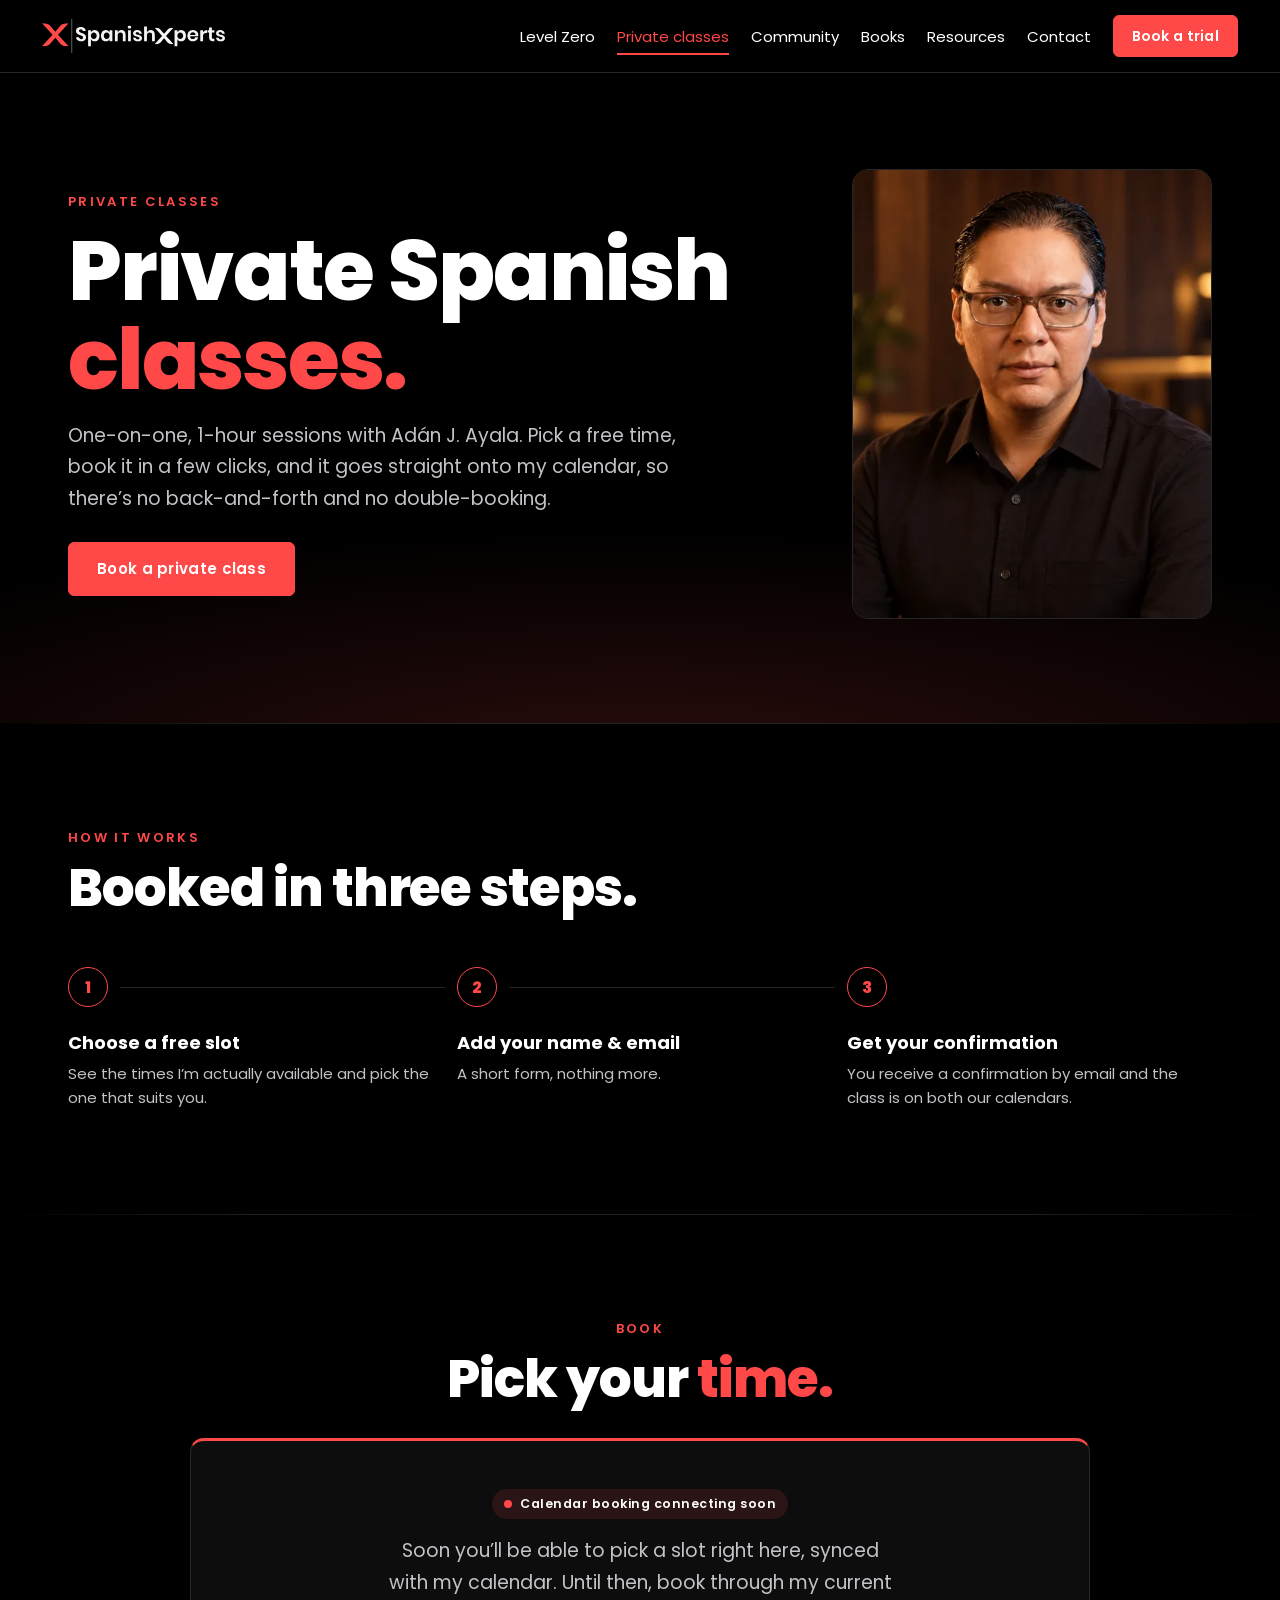
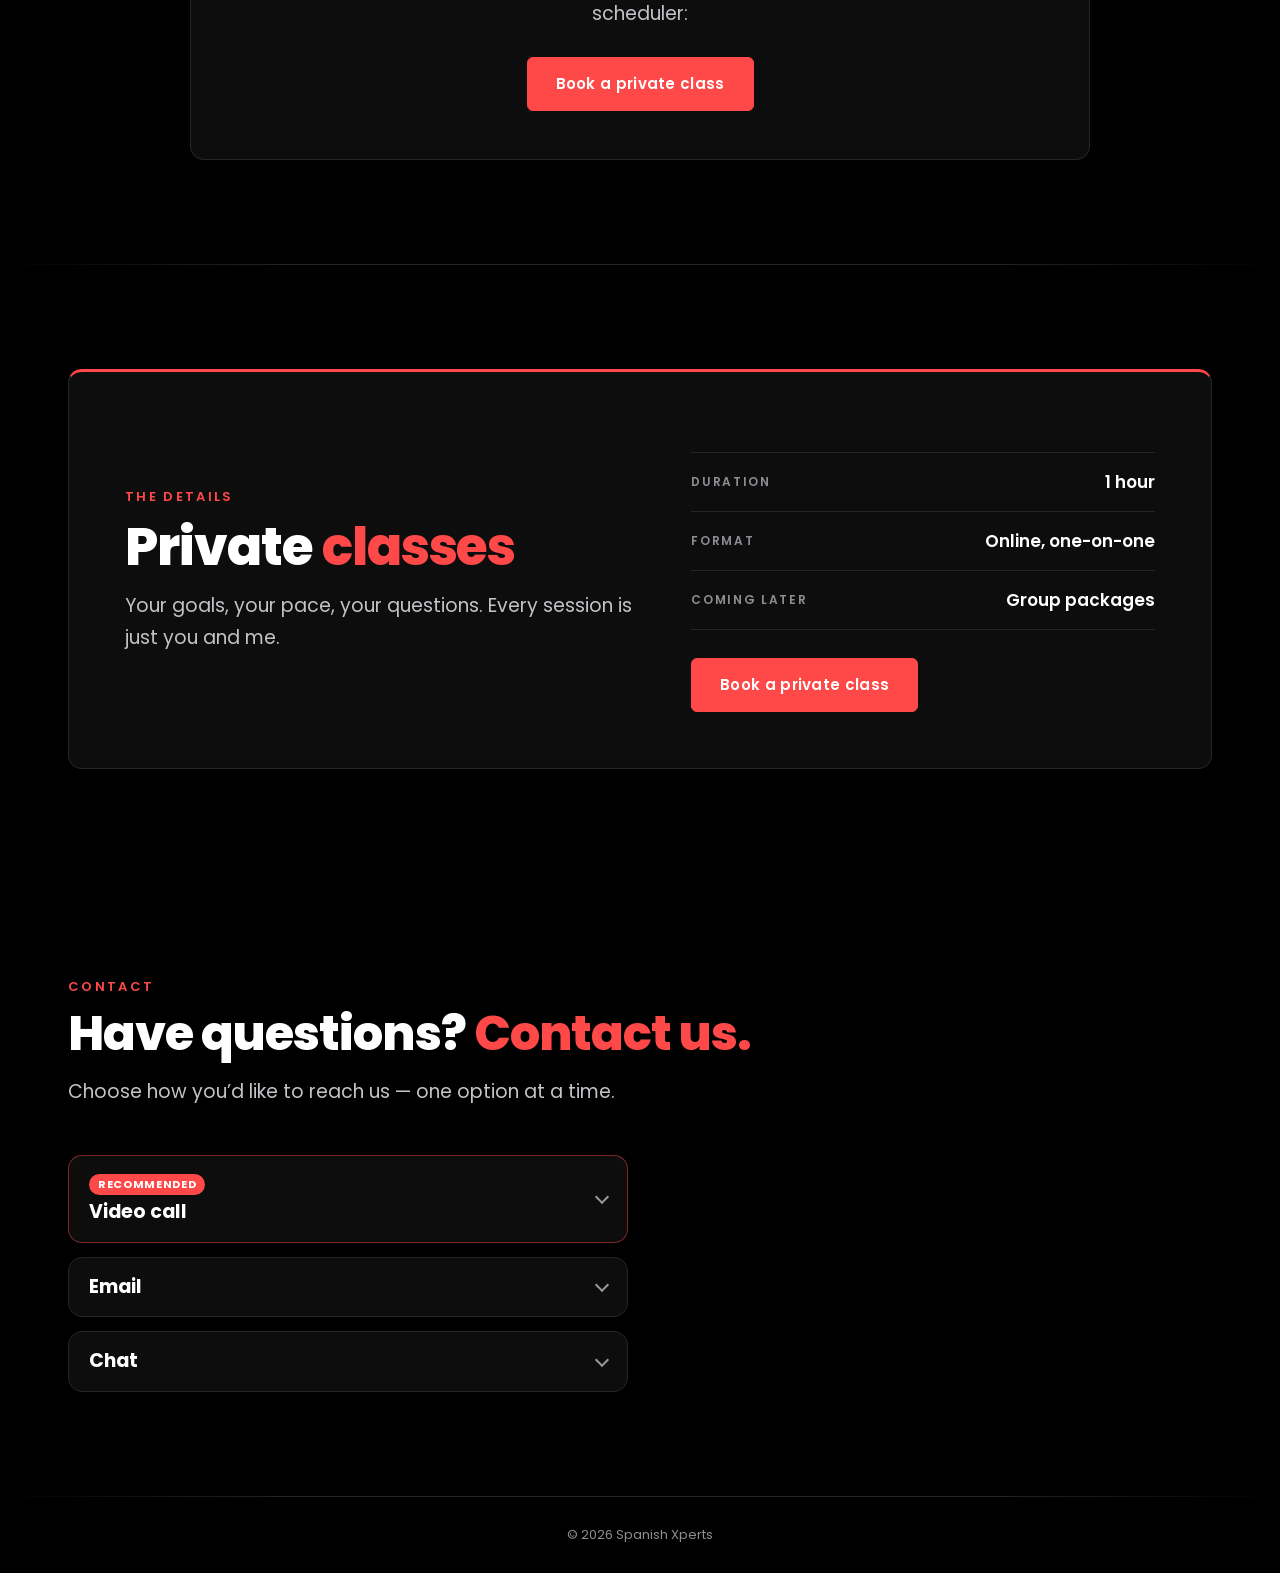
<file: book/index.html>
<!doctype html>
<html lang="en">
<head>
<!-- Unknown data is hidden (no public placeholders) until Adán provides it. -->
<meta charset="utf-8">
<meta name="viewport" content="width=device-width,initial-scale=1">
<title>Private Spanish Classes with Adán J. Ayala | SpanishXperts</title>
<meta name="description" content="One-on-one, 1-hour online Spanish classes with Adán J. Ayala. Pick a free time and book in a few clicks.">
<link rel="canonical" href="https://www.spanishxperts.com/book/">
<meta property="og:title" content="Private Spanish Classes with Adán J. Ayala | SpanishXperts"><meta property="og:description" content="One-on-one, 1-hour online Spanish classes with Adán J. Ayala. Pick a free time and book in a few clicks."><meta property="og:type" content="website"><meta property="og:url" content="https://www.spanishxperts.com/book/">
<meta name="theme-color" content="#000000">
<link rel="icon" href="/assets/logo.svg">
<link rel="preconnect" href="https://fonts.googleapis.com">
<link rel="preconnect" href="https://fonts.gstatic.com" crossorigin>
<link href="https://fonts.googleapis.com/css2?family=Poppins:wght@400;500;600;700;800&display=swap" rel="stylesheet">
<link rel="stylesheet" href="/assets/css/sx-base.css">
<link rel="stylesheet" href="/assets/css/sx-pages.css">
</head>
<body class="sx sx-page-book">
<header class="sxh" id="sx-header">
  <div class="sxh-in">
    <a class="sxh-logo" href="/" aria-label="SpanishXperts home"><img src="/assets/logo.svg" alt="SpanishXperts" width="369" height="69"></a>
    <button class="sxh-burger" type="button" aria-label="Open menu" aria-expanded="false" aria-controls="sxh-nav"><span></span></button>
    <nav class="sxh-nav" id="sxh-nav" aria-label="Main">
      <ul class="sxh-links"><li><a href="/zero/">Level Zero</a></li><li><a href="/book/" aria-current="page">Private classes</a></li><li><a href="/community/">Community</a></li><li><a href="/books/">Books</a></li><li><a href="/resources/">Resources</a></li><li><a href="/#contacto">Contact</a></li></ul>
      <a class="sxh-cta" href="https://spanishxperts.as.me">Book a trial</a>
    </nav>
  </div>
</header>
<main>
<section class="sx-sec sx-phero" id="top">
  <div class="sx-wrap sx-bkhero">
    <div>
      <p class="sx-kicker" data-sx-reveal>Private classes</p>
      <h1 class="sx-h1" data-sx-reveal>Private Spanish <span class="sx-red">classes.</span></h1>
      <p class="sx-p" data-sx-reveal>One-on-one, 1-hour sessions with Adán J. Ayala. Pick a free time, book it in a few clicks, and it goes straight onto my calendar, so there&rsquo;s no back-and-forth and no double-booking.</p>
      <div class="sx-btns" data-sx-reveal><a class="sx-btn" href="#booking">Book a private class</a></div>
    </div>
    <img class="sx-bkhero-img" src="/assets/img/adan-portrait.webp" alt="Adán J. Ayala" width="600" height="695" decoding="async" data-sx-reveal>
  </div>
</section>

<section class="sx-sec" id="how">
  <div class="sx-wrap">
    <div class="sx-head" data-sx-reveal><p class="sx-kicker">How it works</p><h2 class="sx-h2">Booked in three steps.</h2></div>
    <ol class="sx-steps sx-steps3">
      <li class="sx-step" data-sx-reveal><h3>Choose a free slot</h3><p>See the times I&rsquo;m actually available and pick the one that suits you.</p></li>
      <li class="sx-step" data-sx-reveal><h3>Add your name &amp; email</h3><p>A short form, nothing more.</p></li>
      <li class="sx-step" data-sx-reveal><h3>Get your confirmation</h3><p>You receive a confirmation by email and the class is on both our calendars.</p></li>
    </ol>
  </div>
</section>

<section class="sx-sec" id="booking">
  <div class="sx-wrap">
    <div class="sx-head sx-head-c" data-sx-reveal><p class="sx-kicker">Book</p><h2 class="sx-h2">Pick your <span class="sx-red">time.</span></h2></div>
    <div class="sx-booking" id="sx-booking" data-sx-reveal>
      <!-- GOOGLE_APPOINTMENT_EMBED
           When Adán sends the Google Calendar "Website embed > Inline booking page" code:
           1) paste the <iframe ...> here (Google's code works as-is; the CSS below makes it full-width), and
           2) delete the whole <div class="sx-booking-pending"> ... </div> block below.
           If he sends only the booking-page LINK instead, use it as:
           <iframe src="BOOKING_LINK?gv=true" title="Book a private class with Adán J. Ayala" loading="lazy"></iframe>
      -->
      <div class="sx-booking-pending">
        <p class="sx-booking-badge">Calendar booking connecting soon</p>
        <p class="sx-p">Soon you&rsquo;ll be able to pick a slot right here, synced with my calendar. Until then, book through my current scheduler:</p>
        <div class="sx-btns" style="justify-content:center"><a class="sx-btn" href="https://spanishxperts.as.me">Book a private class</a></div>
      </div>
    </div>
  </div>
</section>

<section class="sx-sec sx-lz" id="details">
  <div class="sx-wrap">
    <div class="sx-lz-card" data-sx-reveal>
      <div>
        <p class="sx-kicker">The details</p>
        <h2 class="sx-h2">Private <span class="sx-red">classes</span></h2>
        <p class="sx-p">Your goals, your pace, your questions. Every session is just you and me.</p>
      </div>
      <div>
        <ul class="sx-details">
          <li><span class="k">Duration</span><span class="v">1 hour</span></li>
          <li><span class="k">Format</span><span class="v">Online, one-on-one</span></li>
          <li><span class="k">Coming later</span><span class="v">Group packages</span></li>
        </ul>
        <div class="sx-btns"><a class="sx-btn" href="#booking">Book a private class</a></div>
      </div>
    </div>
  </div>
</section>
</main>
<section class="sx-sec sx-contact" id="contacto">
  <div class="sx-wrap">
    <p class="sx-kicker">Contact</p>
    <h2 class="sx-h2">Have questions? <span class="sx-red">Contact us.</span></h2>
    <p class="sx-p sx-ct-lead">Choose how you&rsquo;d like to reach us &mdash; one option at a time.</p>
    <div class="sx-ct-widgets" data-sx-ct-accordion>
      <article class="sx-ct-card sx-ct-recommended">
        <button type="button" class="sx-ct-toggle" aria-expanded="false" aria-controls="sx-ct-panel-video" id="sx-ct-btn-video">
          <span class="sx-ct-toggle-text"><span class="sx-ct-badge">Recommended</span><span class="sx-ct-title">Video call</span></span>
          <span class="sx-ct-chevron" aria-hidden="true"></span>
        </button>
        <div class="sx-ct-panel" id="sx-ct-panel-video" role="region" aria-labelledby="sx-ct-btn-video" hidden>
          <p>Need an assessment, a trial, or have questions? Schedule a video call with us.</p>
          <a class="sx-btn" href="https://spanishxperts.as.me" target="_top">Schedule a video call</a>
        </div>
      </article>
      <article class="sx-ct-card sx-ct-card-email">
        <button type="button" class="sx-ct-toggle" aria-expanded="false" aria-controls="sx-ct-panel-email" id="sx-ct-btn-email">
          <span class="sx-ct-toggle-text"><span class="sx-ct-title">Email</span></span>
          <span class="sx-ct-chevron" aria-hidden="true"></span>
        </button>
        <div class="sx-ct-panel" id="sx-ct-panel-email" role="region" aria-labelledby="sx-ct-btn-email" hidden>
          <p>Tell us a bit about you and we&rsquo;ll reply by email.</p>
          <form class="sx-form" id="sx-contact-form" novalidate>
            <div class="sx-field"><label for="sx-nombre">Name <span class="sx-req" aria-hidden="true">*</span></label><input id="sx-nombre" name="nombre" type="text" autocomplete="name" required></div>
            <div class="sx-field"><label for="sx-email">Email <span class="sx-req" aria-hidden="true">*</span></label><input id="sx-email" name="email" type="email" autocomplete="email" inputmode="email" required></div>
            <div class="sx-field"><label for="sx-motivo">Reason <span class="sx-req" aria-hidden="true">*</span></label>
              <select id="sx-motivo" name="motivo" required>
                <option value="" selected disabled>Select a reason</option>
                <option value="Need an assessment">Need an assessment</option>
                <option value="I want to request a trial">I want to request a trial</option>
                <option value="Special case">Special case</option>
                <option value="Other / more information">Other / more information</option>
              </select>
            </div>
            <div class="sx-field"><label for="sx-experiencia">Tell us about your Spanish experience, your goals, or anything else that matters <span class="sx-req" aria-hidden="true">*</span></label><textarea id="sx-experiencia" name="experiencia" rows="5" required></textarea></div>
            <div class="sx-field"><label for="sx-mes-inicio">Estimated month to start <span class="sx-req" aria-hidden="true">*</span></label><input id="sx-mes-inicio" name="mes_inicio" type="month" required></div>
            <button class="sx-btn" type="submit">Send</button>
            <p class="sx-form-msg" role="status" aria-live="polite"></p>
            <p class="sx-form-note">Send opens your email app with the message ready.</p>
            <p class="sx-form-recaptcha-note" id="sx-recaptcha-note" hidden>Spam protection (reCAPTCHA) activates once the site key is configured.</p>
            <p class="sx-ct-mailhint">Or write us at <a href="mailto:adan@spanishxperts.com" target="_top">adan@spanishxperts.com</a></p>
          </form>
        </div>
      </article>
      <article class="sx-ct-card">
        <button type="button" class="sx-ct-toggle" aria-expanded="false" aria-controls="sx-ct-panel-chat" id="sx-ct-btn-chat">
          <span class="sx-ct-toggle-text"><span class="sx-ct-title">Chat</span></span>
          <span class="sx-ct-chevron" aria-hidden="true"></span>
        </button>
        <div class="sx-ct-panel" id="sx-ct-panel-chat" role="region" aria-labelledby="sx-ct-btn-chat" hidden>
          <p>Message us on WhatsApp or Messenger for a quick reply.</p>
          <div class="sx-ct-chatbtns">
            <a class="sx-btn sx-outline" href="https://wa.me/19569701615" target="_blank" rel="noopener noreferrer">WhatsApp</a>
            <a class="sx-btn sx-outline" href="https://m.me/spanishxperts" target="_blank" rel="noopener noreferrer">Messenger</a>
          </div>
        </div>
      </article>
    </div>
  </div>
</section>
<footer class="sx-foot"><div class="sx-wrap"><p>&copy; 2026 Spanish Xperts</p></div></footer>
<script src="/assets/js/sx-pages.js"></script>
</body>
</html>
</file>
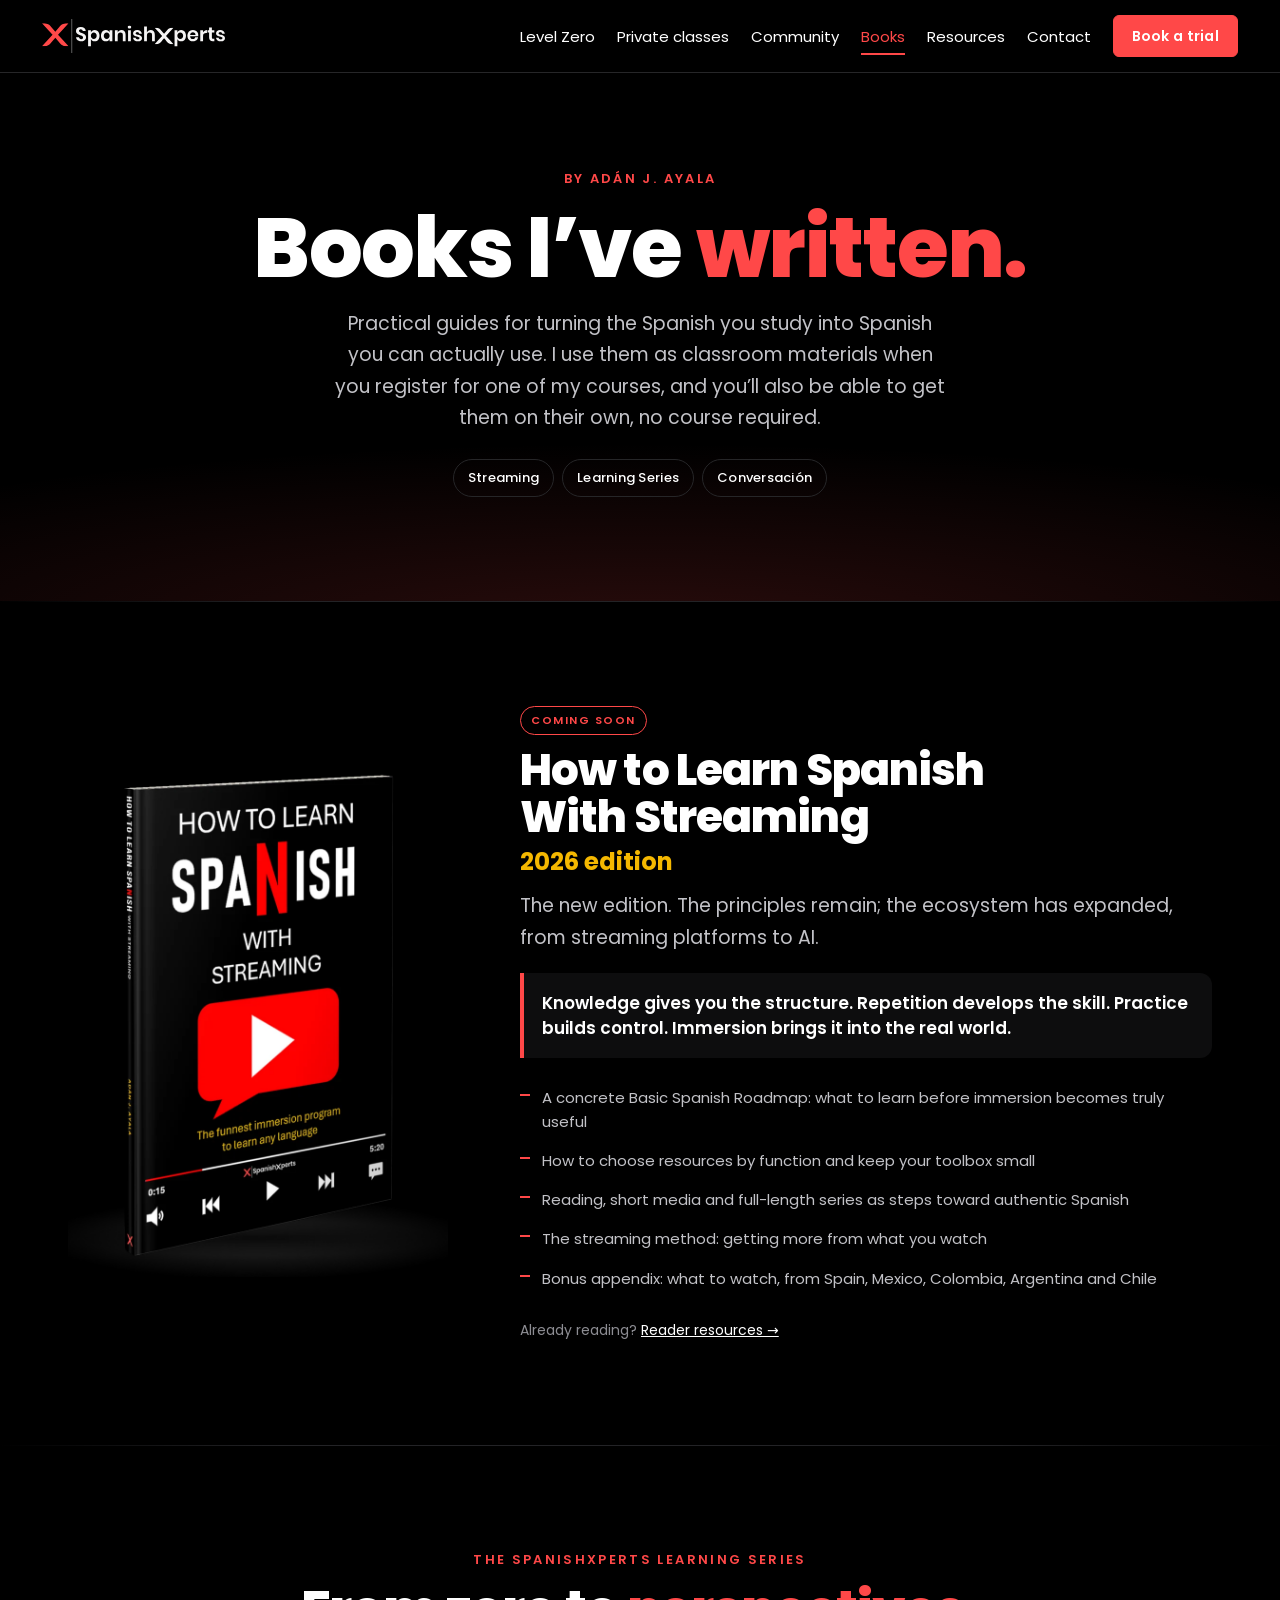
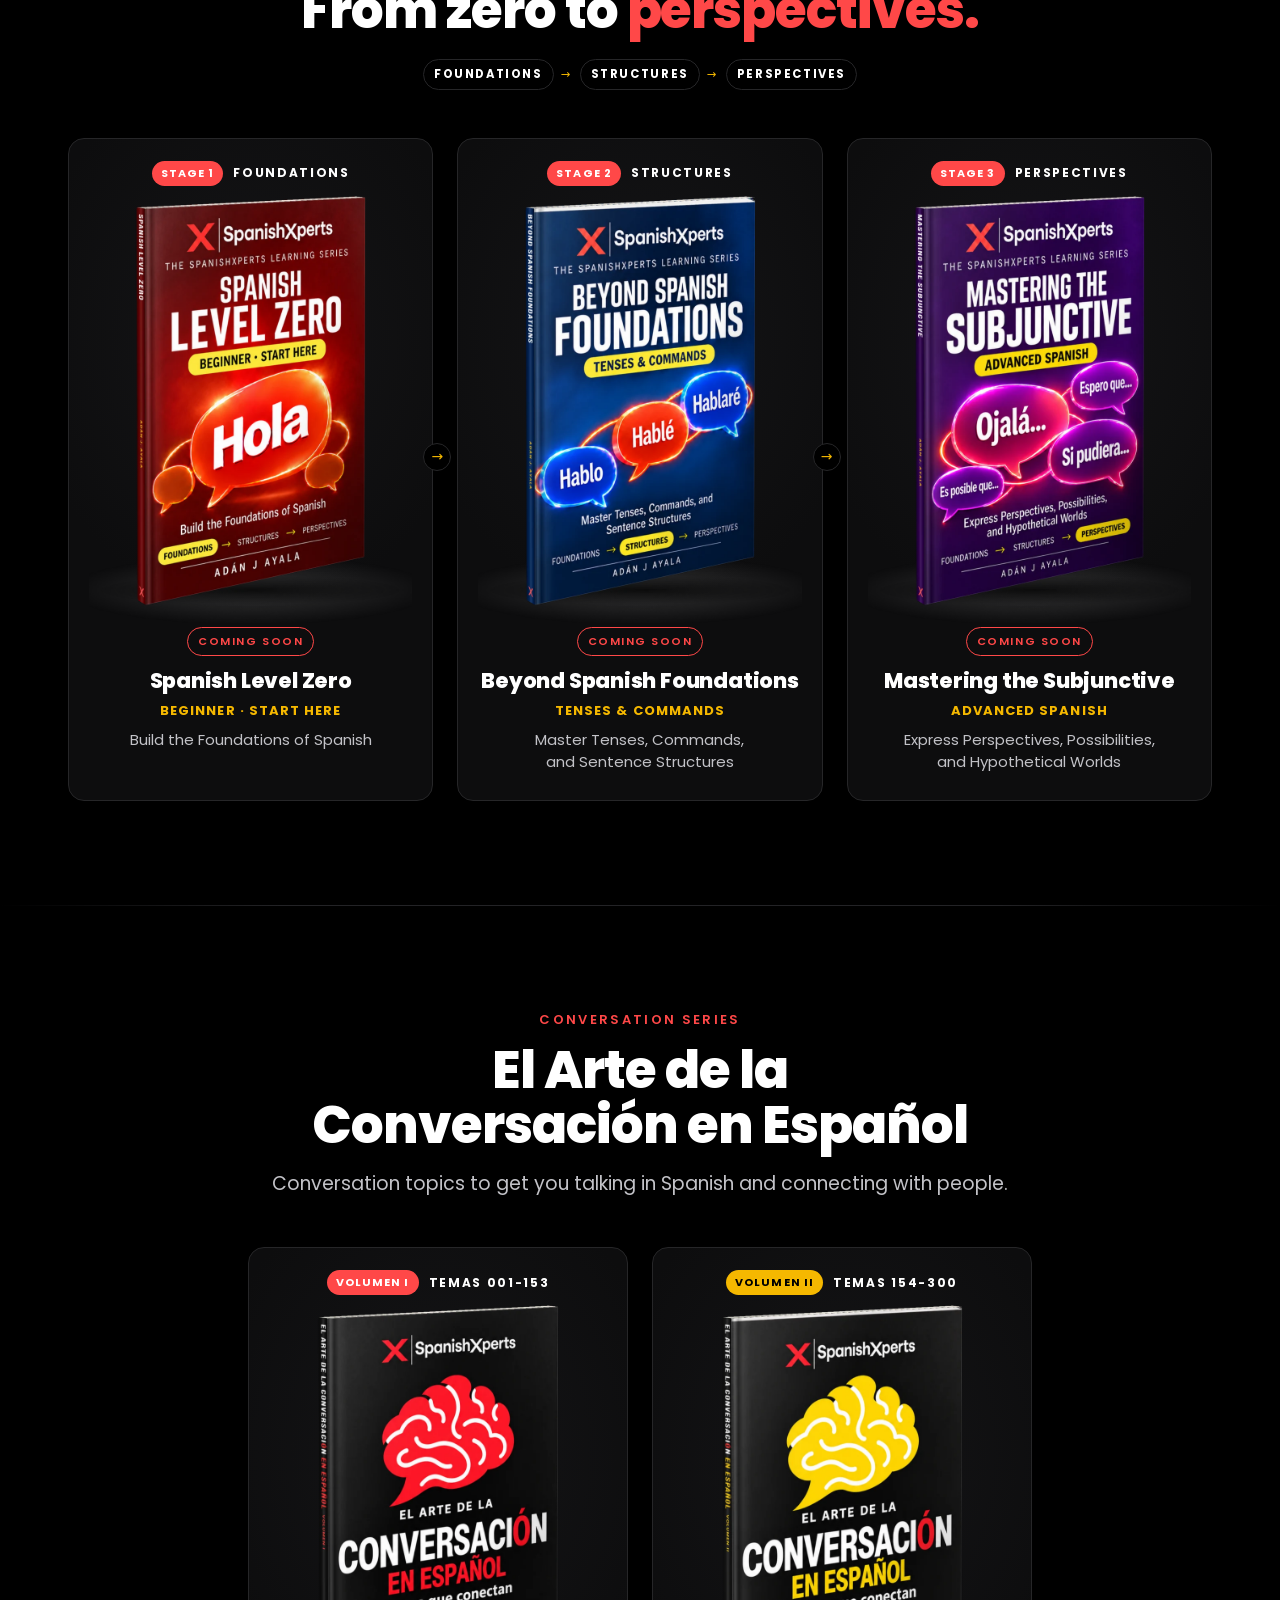
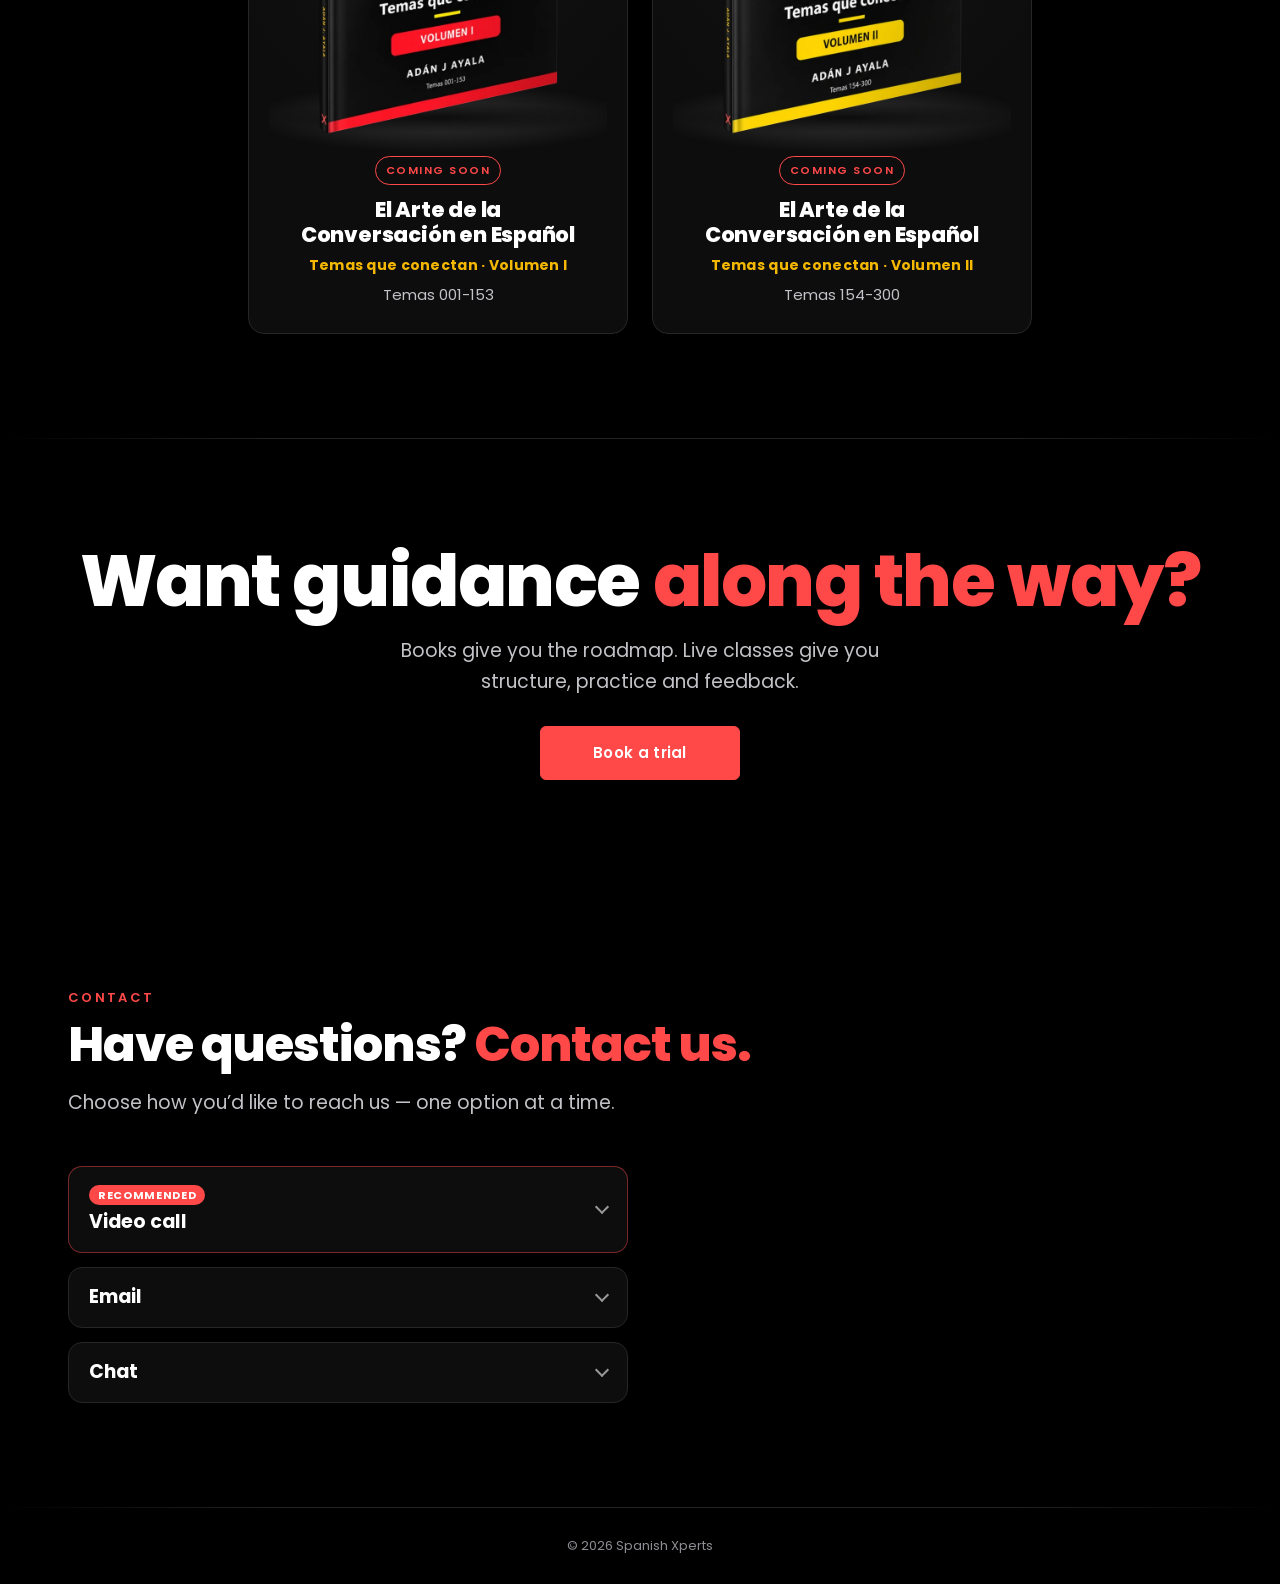
<file: books/index.html>
<!doctype html>
<html lang="en">
<head>
<!-- Unknown data is hidden (no public placeholders) until Adán provides it. -->
<meta charset="utf-8">
<meta name="viewport" content="width=device-width,initial-scale=1">
<title>Books by Adán J. Ayala | SpanishXperts</title>
<meta name="description" content="How to Learn Spanish With Streaming, the SpanishXperts Learning Series and El Arte de la Conversación en Español (Volumen I and II), by Adán J. Ayala.">
<link rel="canonical" href="https://www.spanishxperts.com/books/">
<meta property="og:title" content="Books by Adán J. Ayala | SpanishXperts"><meta property="og:description" content="How to Learn Spanish With Streaming, the SpanishXperts Learning Series and El Arte de la Conversación en Español (Volumen I and II), by Adán J. Ayala."><meta property="og:type" content="website"><meta property="og:url" content="https://www.spanishxperts.com/books/">
<meta name="theme-color" content="#000000">
<link rel="icon" href="/assets/logo.svg">
<link rel="preconnect" href="https://fonts.googleapis.com">
<link rel="preconnect" href="https://fonts.gstatic.com" crossorigin>
<link href="https://fonts.googleapis.com/css2?family=Poppins:wght@400;500;600;700;800&display=swap" rel="stylesheet">
<link rel="stylesheet" href="/assets/css/sx-base.css">
<link rel="stylesheet" href="/assets/css/sx-pages.css">
</head>
<body class="sx sx-page-books">
<header class="sxh" id="sx-header">
  <div class="sxh-in">
    <a class="sxh-logo" href="/" aria-label="SpanishXperts home"><img src="/assets/logo.svg" alt="SpanishXperts" width="369" height="69"></a>
    <button class="sxh-burger" type="button" aria-label="Open menu" aria-expanded="false" aria-controls="sxh-nav"><span></span></button>
    <nav class="sxh-nav" id="sxh-nav" aria-label="Main">
      <ul class="sxh-links"><li><a href="/zero/">Level Zero</a></li><li><a href="/book/">Private classes</a></li><li><a href="/community/">Community</a></li><li><a href="/books/" aria-current="page">Books</a></li><li><a href="/resources/">Resources</a></li><li><a href="/#contacto">Contact</a></li></ul>
      <a class="sxh-cta" href="https://spanishxperts.as.me">Book a trial</a>
    </nav>
  </div>
</header>
<main>
<section class="sx-sec sx-phero sx-phero-center" id="top">
  <div class="sx-wrap">
    <p class="sx-kicker" data-sx-reveal>By Adán J. Ayala</p>
    <h1 class="sx-h1" data-sx-reveal>Books I&rsquo;ve <span class="sx-red">written.</span></h1>
    <p class="sx-p" data-sx-reveal>Practical guides for turning the Spanish you study into Spanish you can actually use. I use them as classroom materials when you register for one of my courses, and you&rsquo;ll also be able to get them on their own, no course required.</p>
    <nav class="sx-chips" aria-label="Book series" data-sx-reveal><a href="#streaming">Streaming</a><a href="#learning-series">Learning Series</a><a href="#conversacion">Conversaci&oacute;n</a></nav>
  </div>
</section>

<section class="sx-sec" id="streaming">
  <div class="sx-wrap">
    <article class="sx-bk">
      <div class="sx-bk-img" data-sx-reveal><img src="/assets/books/mockup_with_streaming.webp?v=20261005" alt="How to Learn Spanish With Streaming by Adán J. Ayala, book cover" width="800" height="1066" loading="eager" decoding="async"></div>
      <div data-sx-reveal>
        <span class="sx-book-label sx-soon" style="margin-top:0">Coming soon</span>
        <h2 class="sx-h2">How to Learn Spanish With Streaming <span>2026 edition</span></h2>
        <p class="sx-p">The new edition. The principles remain; the ecosystem has expanded, from streaming platforms to AI.</p>
        <p class="sx-quote-band" style="margin-top:20px">Knowledge gives you the structure. Repetition develops the skill. Practice builds control. Immersion brings it into the real world.</p>
        <ul class="sx-inside">
          <li>A concrete Basic Spanish Roadmap: what to learn before immersion becomes truly useful</li>
          <li>How to choose resources by function and keep your toolbox small</li>
          <li>Reading, short media and full-length series as steps toward authentic Spanish</li>
          <li>The streaming method: getting more from what you watch</li>
          <li>Bonus appendix: what to watch, from Spain, Mexico, Colombia, Argentina and Chile</li>
        </ul>
        <p class="sx-small" style="text-align:left;margin-top:22px">Already reading? <a href="/resources/" style="color:#fff">Reader resources &rarr;</a></p>
      </div>
    </article>

  </div>
</section>

<section class="sx-sec sx-series" id="learning-series">
  <div class="sx-wrap">
    <div class="sx-head sx-head-c" data-sx-reveal><p class="sx-kicker">The SpanishXperts Learning Series</p><h2 class="sx-h2">From zero to <span class="sx-red">perspectives.</span></h2>
      <ol class="sx-path3" aria-label="Series stages"><li>Foundations</li><li>Structures</li><li>Perspectives</li></ol>
    </div>
    <ol class="sx-shelf sx-shelf3">
      <li class="sx-sbook" data-sx-reveal>
        <p class="sx-stage"><span>Stage 1</span>Foundations</p>
        <div class="sx-sbook-img"><img src="/assets/books/mockup_spanish_level_zero.webp?v=20261005" alt="Spanish Level Zero: Beginner · Start Here, by Adán J. Ayala, book cover" width="800" height="1066" loading="lazy" decoding="async"></div>
        <span class="sx-book-label sx-soon">Coming soon</span>
        <h3>Spanish Level Zero</h3>
        <p class="sx-sub">Beginner &middot; Start Here</p>
        <p class="sx-tagline">Build the Foundations of Spanish</p>
      </li>
      <li class="sx-sbook" data-sx-reveal>
        <p class="sx-stage"><span>Stage 2</span>Structures</p>
        <div class="sx-sbook-img"><img src="/assets/books/mockup_beyond_spanish_foundations.webp?v=20261005" alt="Beyond Spanish Foundations: Tenses &amp; Commands, by Adán J. Ayala, book cover" width="800" height="1066" loading="lazy" decoding="async"></div>
        <span class="sx-book-label sx-soon">Coming soon</span>
        <h3>Beyond Spanish Foundations</h3>
        <p class="sx-sub">Tenses &amp; Commands</p>
        <p class="sx-tagline">Master Tenses, Commands, and Sentence Structures</p>
      </li>
      <li class="sx-sbook" data-sx-reveal>
        <p class="sx-stage"><span>Stage 3</span>Perspectives</p>
        <div class="sx-sbook-img"><img src="/assets/books/mockup_mastering_the_subjunctive.webp?v=20261005" alt="Mastering the Subjunctive: Advanced Spanish, by Adán J. Ayala, book cover" width="800" height="1066" loading="lazy" decoding="async"></div>
        <span class="sx-book-label sx-soon">Coming soon</span>
        <h3>Mastering the Subjunctive</h3>
        <p class="sx-sub">Advanced Spanish</p>
        <p class="sx-tagline">Express Perspectives, Possibilities, and Hypothetical Worlds</p>
      </li>
    </ol>
  </div>
</section>

<section class="sx-sec sx-series" id="conversacion" lang="es">
  <div class="sx-wrap">
    <div class="sx-head sx-head-c" data-sx-reveal><p class="sx-kicker" lang="en">Conversation series</p><h2 class="sx-h2">El Arte de la Conversaci&oacute;n en Espa&ntilde;ol</h2>
      <p class="sx-p" lang="en">Conversation topics to get you talking in Spanish and connecting with people.</p></div>
    <ol class="sx-shelf sx-shelf2">
      <li class="sx-sbook" data-sx-reveal>
        <p class="sx-stage"><span>Volumen I</span>Temas 001-153</p>
        <div class="sx-sbook-img"><img src="/assets/books/mockup_arte_conversacion_vol1.webp?v=20261005" alt="El Arte de la Conversación en Español, Temas que conectan, Volumen I, por Adán J. Ayala, portada" width="800" height="1066" loading="lazy" decoding="async"></div>
        <span class="sx-book-label sx-soon" lang="en">Coming soon</span>
        <h3>El Arte de la Conversaci&oacute;n en Espa&ntilde;ol</h3>
        <p class="sx-sub">Temas que conectan &middot; Volumen I</p>
        <p class="sx-tagline">Temas 001-153</p>
      </li>
      <li class="sx-sbook" data-sx-reveal>
        <p class="sx-stage sx-stage-gold"><span>Volumen II</span>Temas 154-300</p>
        <div class="sx-sbook-img"><img src="/assets/books/mockup_arte_conversacion_vol2.webp?v=20261005" alt="El Arte de la Conversación en Español, Temas que conectan, Volumen II, por Adán J. Ayala, portada" width="800" height="1066" loading="lazy" decoding="async"></div>
        <span class="sx-book-label sx-soon" lang="en">Coming soon</span>
        <h3>El Arte de la Conversaci&oacute;n en Espa&ntilde;ol</h3>
        <p class="sx-sub">Temas que conectan &middot; Volumen II</p>
        <p class="sx-tagline">Temas 154-300</p>
      </li>
    </ol>
  </div>
</section>

<section class="sx-sec sx-close" id="start">
  <div class="sx-wrap">
    <h2 class="sx-h2" data-sx-reveal>Want guidance <span class="sx-red">along the way?</span></h2>
    <p class="sx-p" style="max-width:560px;margin-left:auto;margin-right:auto" data-sx-reveal>Books give you the roadmap. Live classes give you structure, practice and feedback.</p>
    <div class="sx-btns" style="justify-content:center" data-sx-reveal><a class="sx-btn" href="https://spanishxperts.as.me">Book a trial</a></div>
  </div>
</section>
</main>
<section class="sx-sec sx-contact" id="contacto">
  <div class="sx-wrap">
    <p class="sx-kicker">Contact</p>
    <h2 class="sx-h2">Have questions? <span class="sx-red">Contact us.</span></h2>
    <p class="sx-p sx-ct-lead">Choose how you&rsquo;d like to reach us &mdash; one option at a time.</p>
    <div class="sx-ct-widgets" data-sx-ct-accordion>
      <article class="sx-ct-card sx-ct-recommended">
        <button type="button" class="sx-ct-toggle" aria-expanded="false" aria-controls="sx-ct-panel-video" id="sx-ct-btn-video">
          <span class="sx-ct-toggle-text"><span class="sx-ct-badge">Recommended</span><span class="sx-ct-title">Video call</span></span>
          <span class="sx-ct-chevron" aria-hidden="true"></span>
        </button>
        <div class="sx-ct-panel" id="sx-ct-panel-video" role="region" aria-labelledby="sx-ct-btn-video" hidden>
          <p>Need an assessment, a trial, or have questions? Schedule a video call with us.</p>
          <a class="sx-btn" href="https://spanishxperts.as.me" target="_top">Schedule a video call</a>
        </div>
      </article>
      <article class="sx-ct-card sx-ct-card-email">
        <button type="button" class="sx-ct-toggle" aria-expanded="false" aria-controls="sx-ct-panel-email" id="sx-ct-btn-email">
          <span class="sx-ct-toggle-text"><span class="sx-ct-title">Email</span></span>
          <span class="sx-ct-chevron" aria-hidden="true"></span>
        </button>
        <div class="sx-ct-panel" id="sx-ct-panel-email" role="region" aria-labelledby="sx-ct-btn-email" hidden>
          <p>Tell us a bit about you and we&rsquo;ll reply by email.</p>
          <form class="sx-form" id="sx-contact-form" novalidate>
            <div class="sx-field"><label for="sx-nombre">Name <span class="sx-req" aria-hidden="true">*</span></label><input id="sx-nombre" name="nombre" type="text" autocomplete="name" required></div>
            <div class="sx-field"><label for="sx-email">Email <span class="sx-req" aria-hidden="true">*</span></label><input id="sx-email" name="email" type="email" autocomplete="email" inputmode="email" required></div>
            <div class="sx-field"><label for="sx-motivo">Reason <span class="sx-req" aria-hidden="true">*</span></label>
              <select id="sx-motivo" name="motivo" required>
                <option value="" selected disabled>Select a reason</option>
                <option value="Need an assessment">Need an assessment</option>
                <option value="I want to request a trial">I want to request a trial</option>
                <option value="Special case">Special case</option>
                <option value="Other / more information">Other / more information</option>
              </select>
            </div>
            <div class="sx-field"><label for="sx-experiencia">Tell us about your Spanish experience, your goals, or anything else that matters <span class="sx-req" aria-hidden="true">*</span></label><textarea id="sx-experiencia" name="experiencia" rows="5" required></textarea></div>
            <div class="sx-field"><label for="sx-mes-inicio">Estimated month to start <span class="sx-req" aria-hidden="true">*</span></label><input id="sx-mes-inicio" name="mes_inicio" type="month" required></div>
            <button class="sx-btn" type="submit">Send</button>
            <p class="sx-form-msg" role="status" aria-live="polite"></p>
            <p class="sx-form-note">Send opens your email app with the message ready.</p>
            <p class="sx-form-recaptcha-note" id="sx-recaptcha-note" hidden>Spam protection (reCAPTCHA) activates once the site key is configured.</p>
            <p class="sx-ct-mailhint">Or write us at <a href="mailto:adan@spanishxperts.com" target="_top">adan@spanishxperts.com</a></p>
          </form>
        </div>
      </article>
      <article class="sx-ct-card">
        <button type="button" class="sx-ct-toggle" aria-expanded="false" aria-controls="sx-ct-panel-chat" id="sx-ct-btn-chat">
          <span class="sx-ct-toggle-text"><span class="sx-ct-title">Chat</span></span>
          <span class="sx-ct-chevron" aria-hidden="true"></span>
        </button>
        <div class="sx-ct-panel" id="sx-ct-panel-chat" role="region" aria-labelledby="sx-ct-btn-chat" hidden>
          <p>Message us on WhatsApp or Messenger for a quick reply.</p>
          <div class="sx-ct-chatbtns">
            <a class="sx-btn sx-outline" href="https://wa.me/19569701615" target="_blank" rel="noopener noreferrer">WhatsApp</a>
            <a class="sx-btn sx-outline" href="https://m.me/spanishxperts" target="_blank" rel="noopener noreferrer">Messenger</a>
          </div>
        </div>
      </article>
    </div>
  </div>
</section>
<footer class="sx-foot"><div class="sx-wrap"><p>&copy; 2026 Spanish Xperts</p></div></footer>
<script src="/assets/js/sx-pages.js"></script>
</body>
</html>
</file>
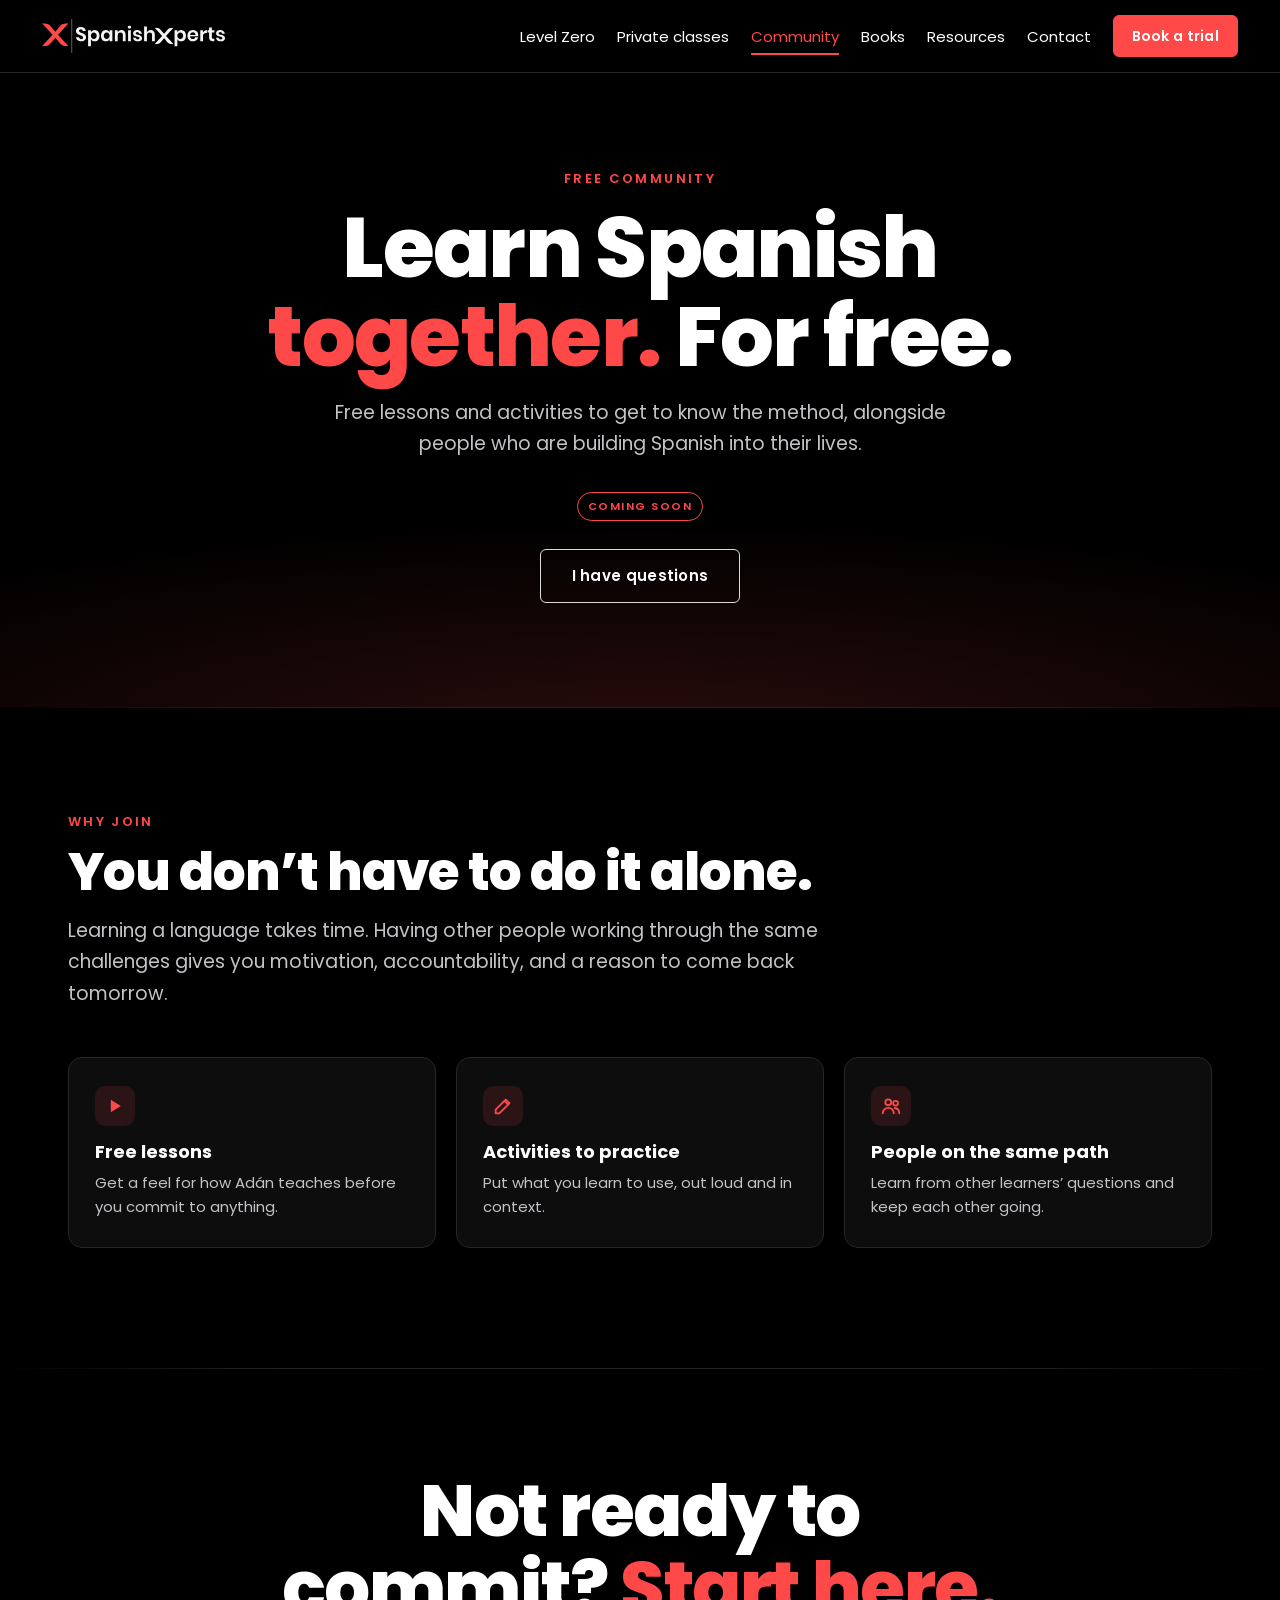
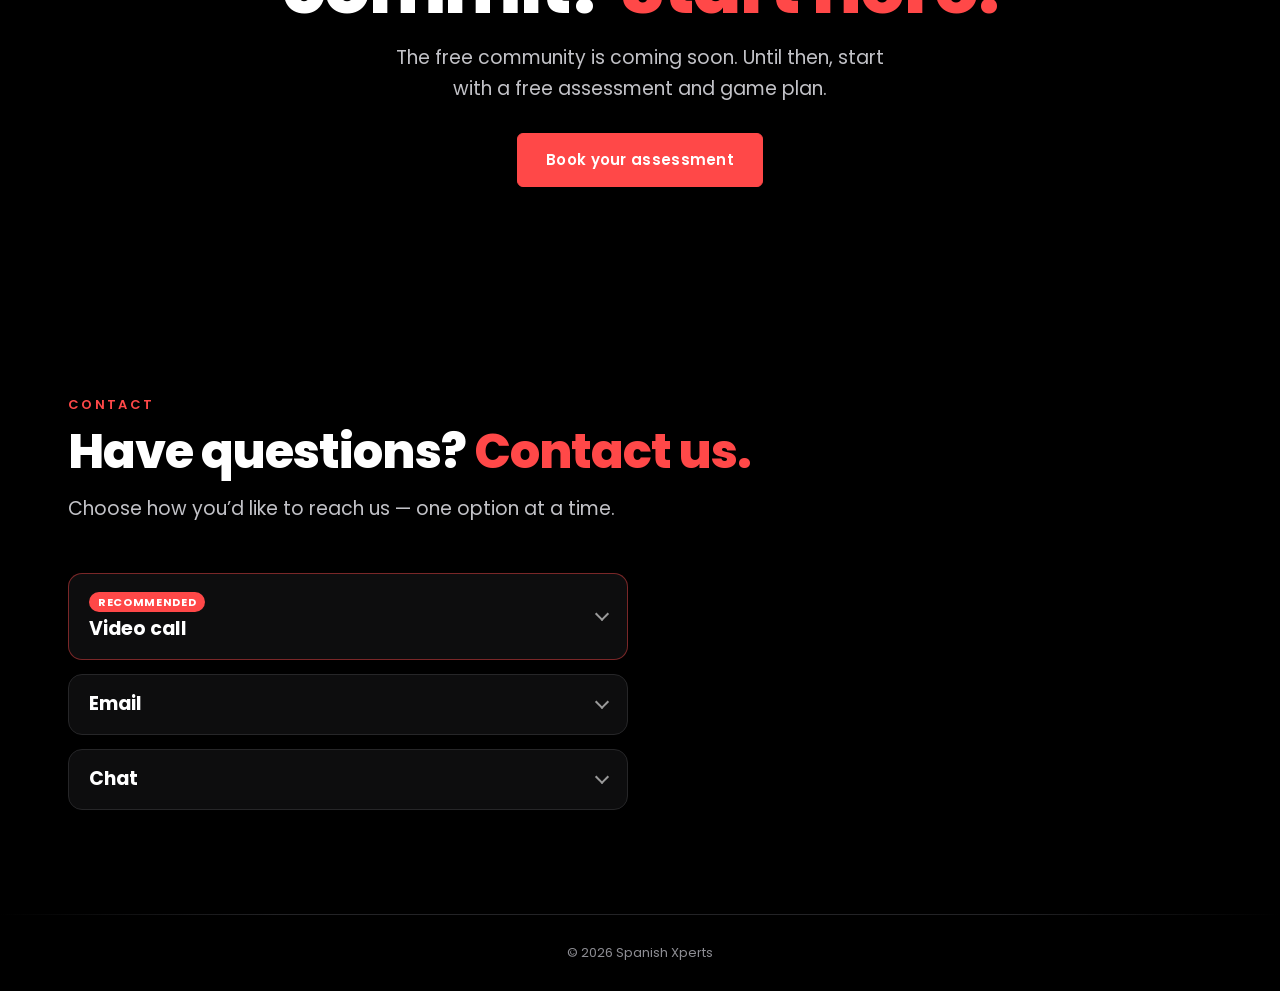
<file: community/index.html>
<!doctype html>
<html lang="en">
<head>
<!-- Unknown data is hidden (no public placeholders) until Adán provides it. -->
<meta charset="utf-8">
<meta name="viewport" content="width=device-width,initial-scale=1">
<title>Free Spanish Community | SpanishXperts</title>
<meta name="description" content="Free lessons and activities to get to know the SpanishXperts method, with other Spanish learners.">
<link rel="canonical" href="https://www.spanishxperts.com/community/">
<meta property="og:title" content="Free Spanish Community | SpanishXperts"><meta property="og:description" content="Free lessons and activities to get to know the SpanishXperts method, with other Spanish learners."><meta property="og:type" content="website"><meta property="og:url" content="https://www.spanishxperts.com/community/">
<meta name="theme-color" content="#000000">
<link rel="icon" href="/assets/logo.svg">
<link rel="preconnect" href="https://fonts.googleapis.com">
<link rel="preconnect" href="https://fonts.gstatic.com" crossorigin>
<link href="https://fonts.googleapis.com/css2?family=Poppins:wght@400;500;600;700;800&display=swap" rel="stylesheet">
<link rel="stylesheet" href="/assets/css/sx-base.css">
<link rel="stylesheet" href="/assets/css/sx-pages.css">
</head>
<body class="sx sx-page-community">
<header class="sxh" id="sx-header">
  <div class="sxh-in">
    <a class="sxh-logo" href="/" aria-label="SpanishXperts home"><img src="/assets/logo.svg" alt="SpanishXperts" width="369" height="69"></a>
    <button class="sxh-burger" type="button" aria-label="Open menu" aria-expanded="false" aria-controls="sxh-nav"><span></span></button>
    <nav class="sxh-nav" id="sxh-nav" aria-label="Main">
      <ul class="sxh-links"><li><a href="/zero/">Level Zero</a></li><li><a href="/book/">Private classes</a></li><li><a href="/community/" aria-current="page">Community</a></li><li><a href="/books/">Books</a></li><li><a href="/resources/">Resources</a></li><li><a href="/#contacto">Contact</a></li></ul>
      <a class="sxh-cta" href="https://spanishxperts.as.me">Book a trial</a>
    </nav>
  </div>
</header>
<main>
<section class="sx-sec sx-phero sx-phero-center" id="top">
  <div class="sx-wrap">
    <p class="sx-kicker" data-sx-reveal>Free community</p>
    <h1 class="sx-h1" data-sx-reveal>Learn Spanish <span class="sx-red">together.</span> For free.</h1>
    <p class="sx-p" data-sx-reveal>Free lessons and activities to get to know the method, alongside people who are building Spanish into their lives.</p>
    <p data-sx-reveal><span class="sx-book-label sx-soon">Coming soon</span></p>
    <div class="sx-btns" data-sx-reveal><a class="sx-btn sx-outline" href="#contacto">I have questions</a></div>
  </div>
</section>

<section class="sx-sec" id="value">
  <div class="sx-wrap">
    <div class="sx-head" data-sx-reveal><p class="sx-kicker">Why join</p><h2 class="sx-h2">You don&rsquo;t have to do it alone.</h2>
    <p class="sx-p">Learning a language takes time. Having other people working through the same challenges gives you motivation, accountability, and a reason to come back tomorrow.</p></div>
    <ul class="sx-cards sx-c3">
      <li class="sx-card" data-sx-reveal><div class="sx-ico"><svg viewBox="0 0 24 24" width="20" height="20" fill="currentColor" aria-hidden="true"><path d="M7 4.5v15l12-7.5z"/></svg></div><h3>Free lessons</h3><p>Get a feel for how Adán teaches before you commit to anything.</p></li>
      <li class="sx-card" data-sx-reveal><div class="sx-ico"><svg viewBox="0 0 24 24" width="22" height="22" fill="none" stroke="currentColor" stroke-width="2" stroke-linecap="round" stroke-linejoin="round" aria-hidden="true"><path d="M4 20h4L19 9l-4-4L4 16z"/><path d="M13.5 6.5l4 4"/></svg></div><h3>Activities to practice</h3><p>Put what you learn to use, out loud and in context.</p></li>
      <li class="sx-card" data-sx-reveal><div class="sx-ico"><svg viewBox="0 0 24 24" width="22" height="22" fill="none" stroke="currentColor" stroke-width="2" stroke-linecap="round" stroke-linejoin="round" aria-hidden="true"><circle cx="9" cy="8" r="3.2"/><path d="M3 20c0-3.3 2.7-6 6-6s6 2.7 6 6"/><circle cx="17" cy="9" r="2.6"/><path d="M16 14.2c2.9.3 5 2.6 5 5.8"/></svg></div><h3>People on the same path</h3><p>Learn from other learners&rsquo; questions and keep each other going.</p></li>
    </ul>
  </div>
</section>

<section class="sx-sec sx-close" id="join">
  <div class="sx-wrap">
    <h2 class="sx-h2" data-sx-reveal>Not ready to commit? <span class="sx-red">Start here.</span></h2>
    <p class="sx-p" style="max-width:520px;margin-left:auto;margin-right:auto" data-sx-reveal>The free community is coming soon. Until then, start with a free assessment and game plan.</p>
    <div class="sx-btns" style="justify-content:center" data-sx-reveal><a class="sx-btn" href="https://spanishxperts.as.me">Book your assessment</a></div>
  </div>
</section>
</main>
<section class="sx-sec sx-contact" id="contacto">
  <div class="sx-wrap">
    <p class="sx-kicker">Contact</p>
    <h2 class="sx-h2">Have questions? <span class="sx-red">Contact us.</span></h2>
    <p class="sx-p sx-ct-lead">Choose how you&rsquo;d like to reach us &mdash; one option at a time.</p>
    <div class="sx-ct-widgets" data-sx-ct-accordion>
      <article class="sx-ct-card sx-ct-recommended">
        <button type="button" class="sx-ct-toggle" aria-expanded="false" aria-controls="sx-ct-panel-video" id="sx-ct-btn-video">
          <span class="sx-ct-toggle-text"><span class="sx-ct-badge">Recommended</span><span class="sx-ct-title">Video call</span></span>
          <span class="sx-ct-chevron" aria-hidden="true"></span>
        </button>
        <div class="sx-ct-panel" id="sx-ct-panel-video" role="region" aria-labelledby="sx-ct-btn-video" hidden>
          <p>Need an assessment, a trial, or have questions? Schedule a video call with us.</p>
          <a class="sx-btn" href="https://spanishxperts.as.me" target="_top">Schedule a video call</a>
        </div>
      </article>
      <article class="sx-ct-card sx-ct-card-email">
        <button type="button" class="sx-ct-toggle" aria-expanded="false" aria-controls="sx-ct-panel-email" id="sx-ct-btn-email">
          <span class="sx-ct-toggle-text"><span class="sx-ct-title">Email</span></span>
          <span class="sx-ct-chevron" aria-hidden="true"></span>
        </button>
        <div class="sx-ct-panel" id="sx-ct-panel-email" role="region" aria-labelledby="sx-ct-btn-email" hidden>
          <p>Tell us a bit about you and we&rsquo;ll reply by email.</p>
          <form class="sx-form" id="sx-contact-form" novalidate>
            <div class="sx-field"><label for="sx-nombre">Name <span class="sx-req" aria-hidden="true">*</span></label><input id="sx-nombre" name="nombre" type="text" autocomplete="name" required></div>
            <div class="sx-field"><label for="sx-email">Email <span class="sx-req" aria-hidden="true">*</span></label><input id="sx-email" name="email" type="email" autocomplete="email" inputmode="email" required></div>
            <div class="sx-field"><label for="sx-motivo">Reason <span class="sx-req" aria-hidden="true">*</span></label>
              <select id="sx-motivo" name="motivo" required>
                <option value="" selected disabled>Select a reason</option>
                <option value="Need an assessment">Need an assessment</option>
                <option value="I want to request a trial">I want to request a trial</option>
                <option value="Special case">Special case</option>
                <option value="Other / more information">Other / more information</option>
              </select>
            </div>
            <div class="sx-field"><label for="sx-experiencia">Tell us about your Spanish experience, your goals, or anything else that matters <span class="sx-req" aria-hidden="true">*</span></label><textarea id="sx-experiencia" name="experiencia" rows="5" required></textarea></div>
            <div class="sx-field"><label for="sx-mes-inicio">Estimated month to start <span class="sx-req" aria-hidden="true">*</span></label><input id="sx-mes-inicio" name="mes_inicio" type="month" required></div>
            <button class="sx-btn" type="submit">Send</button>
            <p class="sx-form-msg" role="status" aria-live="polite"></p>
            <p class="sx-form-note">Send opens your email app with the message ready.</p>
            <p class="sx-form-recaptcha-note" id="sx-recaptcha-note" hidden>Spam protection (reCAPTCHA) activates once the site key is configured.</p>
            <p class="sx-ct-mailhint">Or write us at <a href="mailto:adan@spanishxperts.com" target="_top">adan@spanishxperts.com</a></p>
          </form>
        </div>
      </article>
      <article class="sx-ct-card">
        <button type="button" class="sx-ct-toggle" aria-expanded="false" aria-controls="sx-ct-panel-chat" id="sx-ct-btn-chat">
          <span class="sx-ct-toggle-text"><span class="sx-ct-title">Chat</span></span>
          <span class="sx-ct-chevron" aria-hidden="true"></span>
        </button>
        <div class="sx-ct-panel" id="sx-ct-panel-chat" role="region" aria-labelledby="sx-ct-btn-chat" hidden>
          <p>Message us on WhatsApp or Messenger for a quick reply.</p>
          <div class="sx-ct-chatbtns">
            <a class="sx-btn sx-outline" href="https://wa.me/19569701615" target="_blank" rel="noopener noreferrer">WhatsApp</a>
            <a class="sx-btn sx-outline" href="https://m.me/spanishxperts" target="_blank" rel="noopener noreferrer">Messenger</a>
          </div>
        </div>
      </article>
    </div>
  </div>
</section>
<footer class="sx-foot"><div class="sx-wrap"><p>&copy; 2026 Spanish Xperts</p></div></footer>
<script src="/assets/js/sx-pages.js"></script>
</body>
</html>
</file>
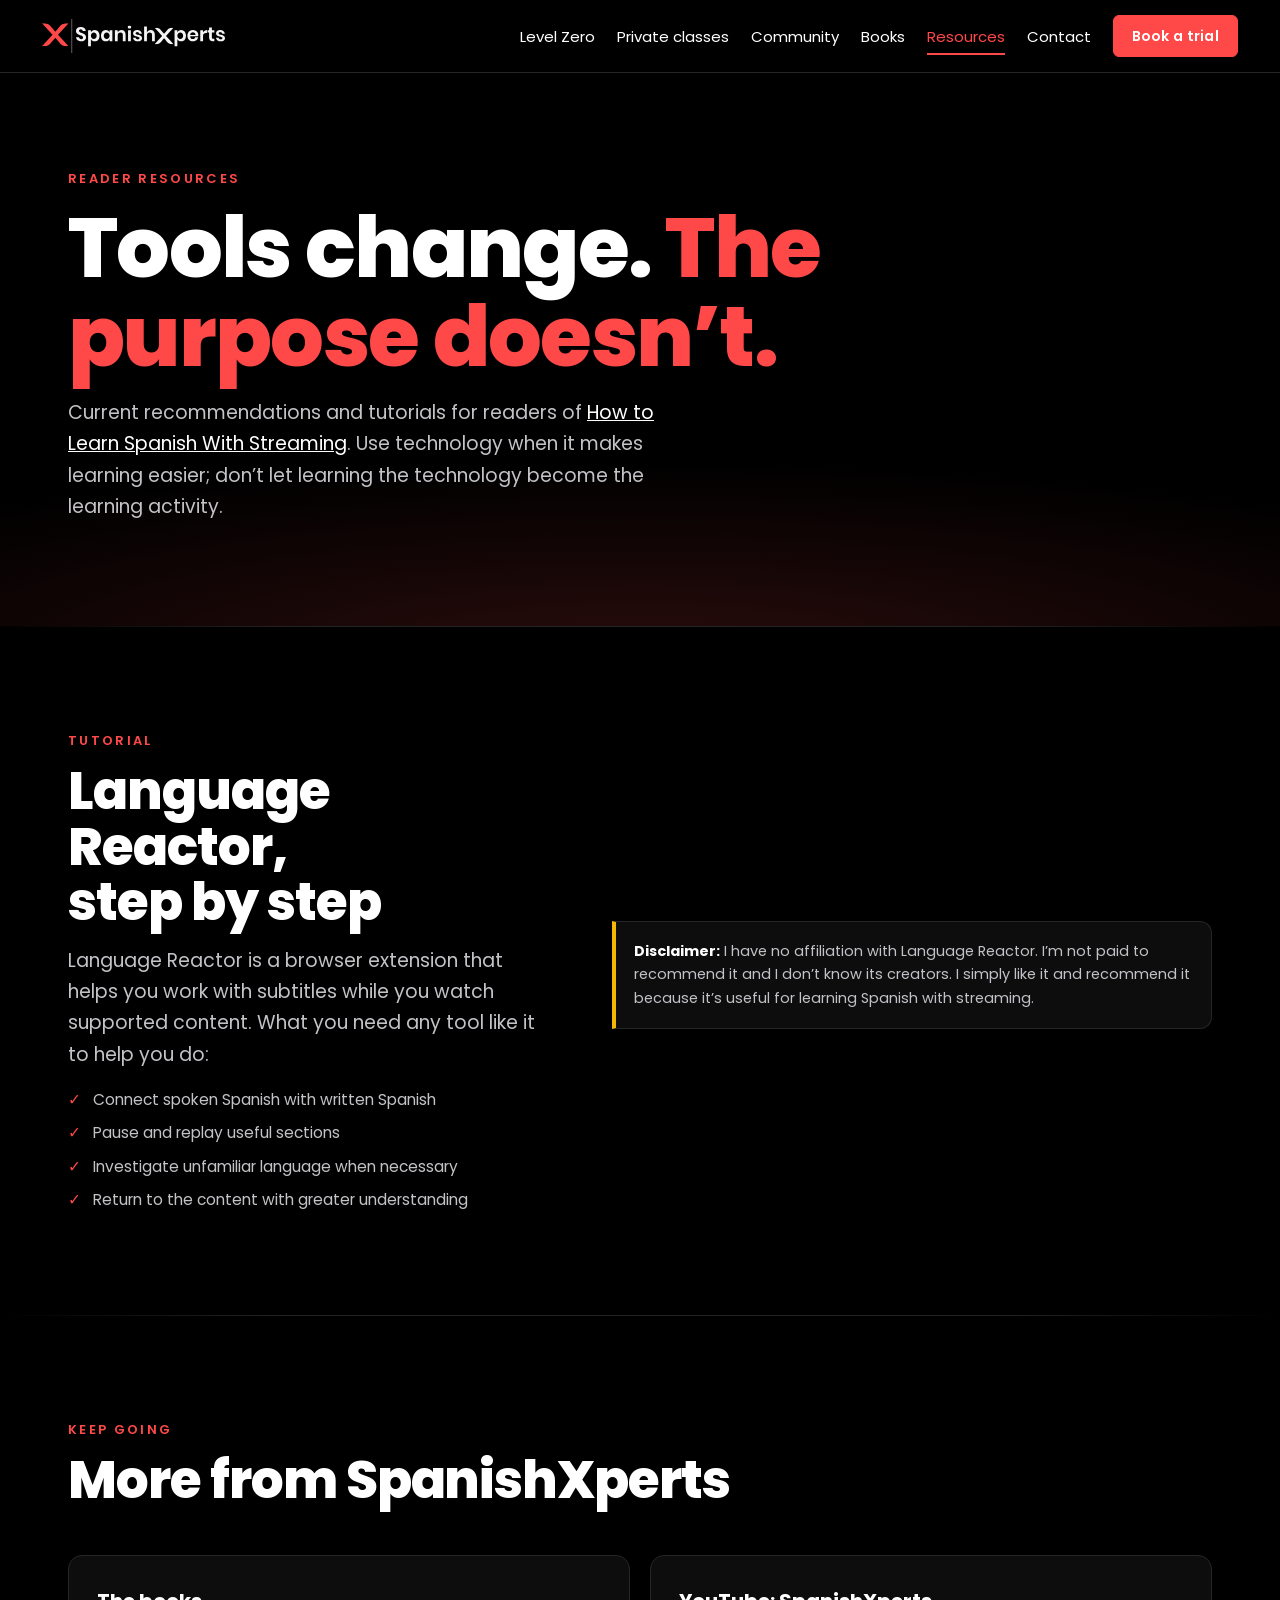
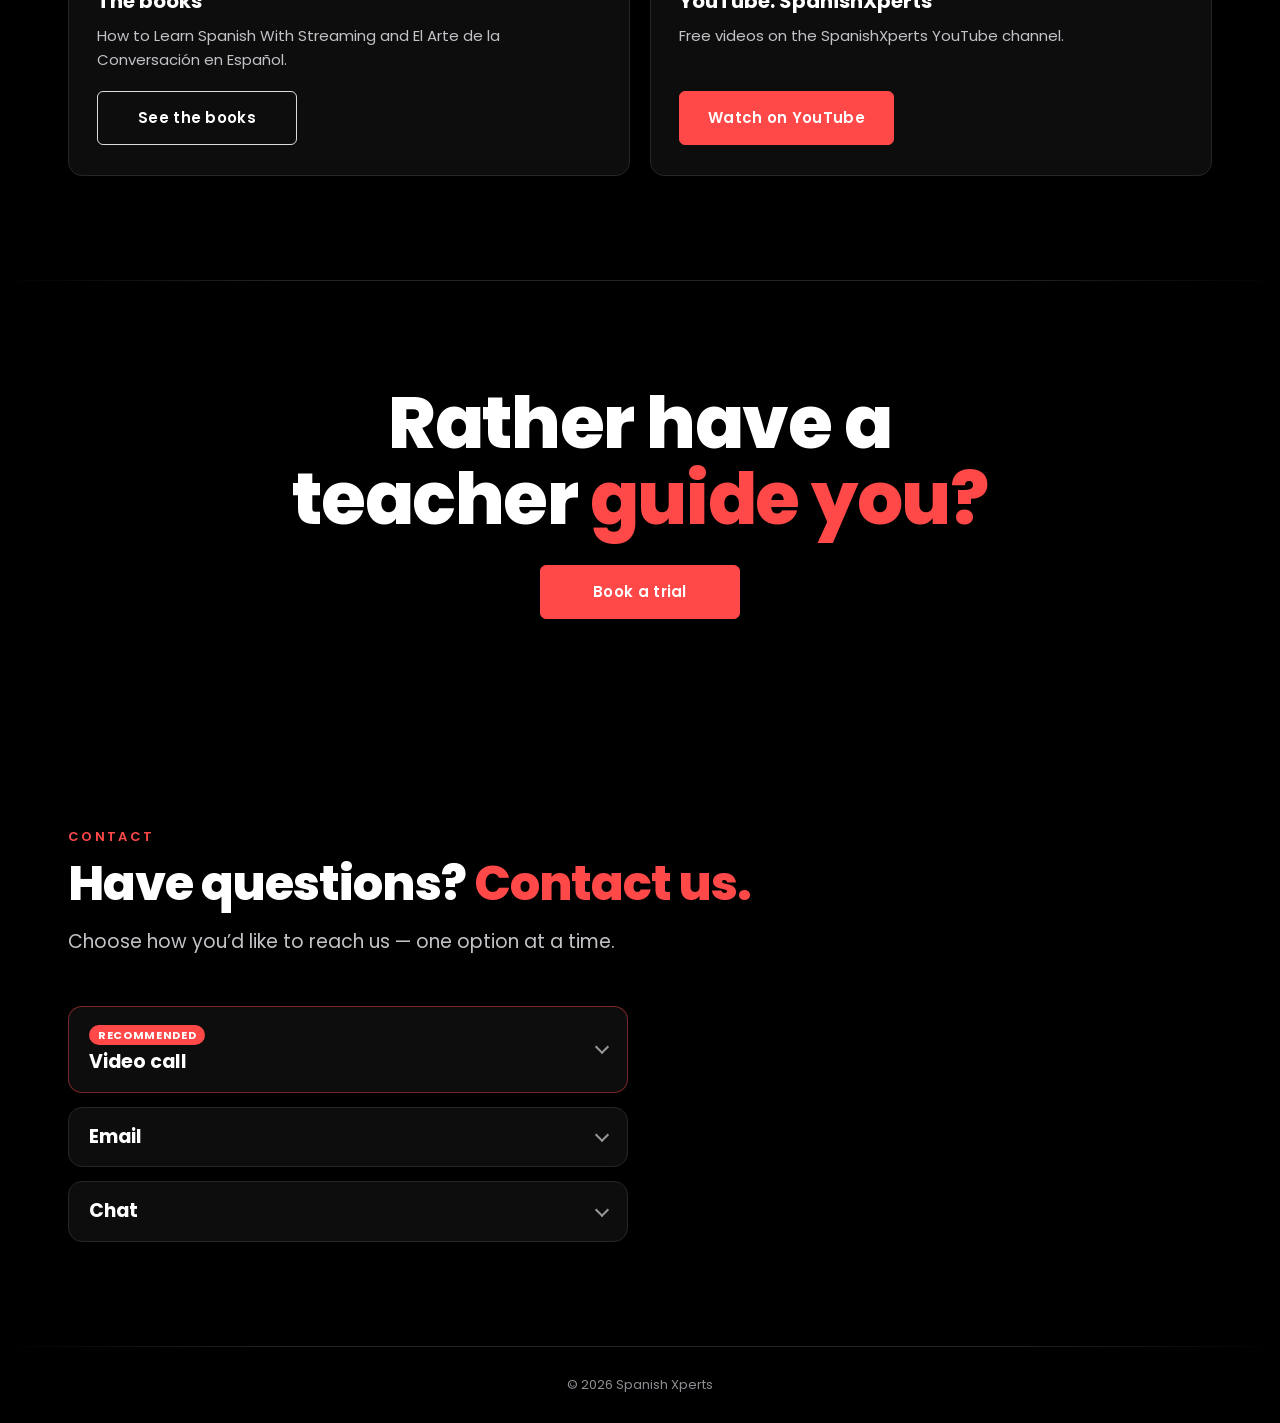
<file: resources/index.html>
<!doctype html>
<html lang="en">
<head>
<!-- Unknown data is hidden (no public placeholders) until Adán provides it. -->
<meta charset="utf-8">
<meta name="viewport" content="width=device-width,initial-scale=1">
<title>Reader Resources | SpanishXperts</title>
<meta name="description" content="Tutorials and current recommendations for readers of How to Learn Spanish With Streaming.">
<link rel="canonical" href="https://www.spanishxperts.com/resources/">
<meta property="og:title" content="Reader Resources | SpanishXperts"><meta property="og:description" content="Tutorials and current recommendations for readers of How to Learn Spanish With Streaming."><meta property="og:type" content="website"><meta property="og:url" content="https://www.spanishxperts.com/resources/">
<meta name="theme-color" content="#000000">
<link rel="icon" href="/assets/logo.svg">
<link rel="preconnect" href="https://fonts.googleapis.com">
<link rel="preconnect" href="https://fonts.gstatic.com" crossorigin>
<link href="https://fonts.googleapis.com/css2?family=Poppins:wght@400;500;600;700;800&display=swap" rel="stylesheet">
<link rel="stylesheet" href="/assets/css/sx-base.css">
<link rel="stylesheet" href="/assets/css/sx-pages.css">
</head>
<body class="sx sx-page-resources">
<header class="sxh" id="sx-header">
  <div class="sxh-in">
    <a class="sxh-logo" href="/" aria-label="SpanishXperts home"><img src="/assets/logo.svg" alt="SpanishXperts" width="369" height="69"></a>
    <button class="sxh-burger" type="button" aria-label="Open menu" aria-expanded="false" aria-controls="sxh-nav"><span></span></button>
    <nav class="sxh-nav" id="sxh-nav" aria-label="Main">
      <ul class="sxh-links"><li><a href="/zero/">Level Zero</a></li><li><a href="/book/">Private classes</a></li><li><a href="/community/">Community</a></li><li><a href="/books/">Books</a></li><li><a href="/resources/" aria-current="page">Resources</a></li><li><a href="/#contacto">Contact</a></li></ul>
      <a class="sxh-cta" href="https://spanishxperts.as.me">Book a trial</a>
    </nav>
  </div>
</header>
<main>
<section class="sx-sec sx-phero" id="top">
  <div class="sx-wrap">
    <p class="sx-kicker" data-sx-reveal>Reader resources</p>
    <h1 class="sx-h1" data-sx-reveal>Tools change. <span class="sx-red">The purpose doesn&rsquo;t.</span></h1>
    <p class="sx-p" data-sx-reveal>Current recommendations and tutorials for readers of <a href="/books/" style="color:#fff">How to Learn Spanish With Streaming</a>. Use technology when it makes learning easier; don&rsquo;t let learning the technology become the learning activity.</p>
  </div>
</section>

<section class="sx-sec" id="language-reactor">
  <div class="sx-wrap sx-rgrid">
    <div data-sx-reveal>
      <p class="sx-kicker">Tutorial</p>
      <h2 class="sx-h2">Language Reactor, step by step</h2>
      <p class="sx-p">Language Reactor is a browser extension that helps you work with subtitles while you watch supported content. What you need any tool like it to help you do:</p>
      <ul class="sx-need">
        <li>Connect spoken Spanish with written Spanish</li>
        <li>Pause and replay useful sections</li>
        <li>Investigate unfamiliar language when necessary</li>
        <li>Return to the content with greater understanding</li>
      </ul>
    </div>
    <div data-sx-reveal>
      <!-- FUTURE: replace this .sx-vslot div with the YouTube embed once Adán approves the video:
           <div style="position:relative;aspect-ratio:16/9"><iframe src="https://www.youtube-nocookie.com/embed/VIDEO_ID" title="How to use Language Reactor" style="position:absolute;inset:0;width:100%;height:100%;border:0;border-radius:14px" allow="accelerometer; encrypted-media; gyroscope; picture-in-picture" allowfullscreen loading="lazy"></iframe></div> -->
      <div class="sx-vslot" role="img" aria-label="Video coming soon" hidden>
        <span class="play" aria-hidden="true"></span>
        <strong>Video coming soon</strong>
      </div>
      <p class="sx-disc"><b>Disclaimer:</b> I have no affiliation with Language Reactor. I&rsquo;m not paid to recommend it and I don&rsquo;t know its creators. I simply like it and recommend it because it&rsquo;s useful for learning Spanish with streaming.</p>
    </div>
  </div>
</section>

<section class="sx-sec" id="watch" hidden>
  <div class="sx-wrap">
    <div class="sx-head" data-sx-reveal><p class="sx-kicker">What to watch</p><h2 class="sx-h2">Updated recommendations</h2>
    <p class="sx-p">Streaming availability changes frequently and varies by country. The important thing is finding something that gives you a reason to press play again tomorrow.</p></div>
  </div>
</section>

<section class="sx-sec" id="more">
  <div class="sx-wrap">
    <div class="sx-head" data-sx-reveal><p class="sx-kicker">Keep going</p><h2 class="sx-h2">More from SpanishXperts</h2></div>
    <div class="sx-links2">
      <div class="sx-lcard" data-sx-reveal><h3>The books</h3><p>How to Learn Spanish With Streaming and El Arte de la Conversaci&oacute;n en Espa&ntilde;ol.</p><a class="sx-btn sx-outline" href="/books/">See the books</a></div>
      <div class="sx-lcard" data-sx-reveal><h3>YouTube: SpanishXperts</h3><p>Free videos on the SpanishXperts YouTube channel.</p><a class="sx-btn" href="https://www.youtube.com/@spanishxperts7119" target="_blank" rel="noopener">Watch on YouTube</a></div>
    </div>
  </div>
</section>

<section class="sx-sec sx-close" id="start">
  <div class="sx-wrap">
    <h2 class="sx-h2" data-sx-reveal>Rather have a teacher <span class="sx-red">guide you?</span></h2>
    <div class="sx-btns" style="justify-content:center" data-sx-reveal><a class="sx-btn" href="https://spanishxperts.as.me">Book a trial</a></div>
  </div>
</section>
</main>
<section class="sx-sec sx-contact" id="contacto">
  <div class="sx-wrap">
    <p class="sx-kicker">Contact</p>
    <h2 class="sx-h2">Have questions? <span class="sx-red">Contact us.</span></h2>
    <p class="sx-p sx-ct-lead">Choose how you&rsquo;d like to reach us &mdash; one option at a time.</p>
    <div class="sx-ct-widgets" data-sx-ct-accordion>
      <article class="sx-ct-card sx-ct-recommended">
        <button type="button" class="sx-ct-toggle" aria-expanded="false" aria-controls="sx-ct-panel-video" id="sx-ct-btn-video">
          <span class="sx-ct-toggle-text"><span class="sx-ct-badge">Recommended</span><span class="sx-ct-title">Video call</span></span>
          <span class="sx-ct-chevron" aria-hidden="true"></span>
        </button>
        <div class="sx-ct-panel" id="sx-ct-panel-video" role="region" aria-labelledby="sx-ct-btn-video" hidden>
          <p>Need an assessment, a trial, or have questions? Schedule a video call with us.</p>
          <a class="sx-btn" href="https://spanishxperts.as.me" target="_top">Schedule a video call</a>
        </div>
      </article>
      <article class="sx-ct-card sx-ct-card-email">
        <button type="button" class="sx-ct-toggle" aria-expanded="false" aria-controls="sx-ct-panel-email" id="sx-ct-btn-email">
          <span class="sx-ct-toggle-text"><span class="sx-ct-title">Email</span></span>
          <span class="sx-ct-chevron" aria-hidden="true"></span>
        </button>
        <div class="sx-ct-panel" id="sx-ct-panel-email" role="region" aria-labelledby="sx-ct-btn-email" hidden>
          <p>Tell us a bit about you and we&rsquo;ll reply by email.</p>
          <form class="sx-form" id="sx-contact-form" novalidate>
            <div class="sx-field"><label for="sx-nombre">Name <span class="sx-req" aria-hidden="true">*</span></label><input id="sx-nombre" name="nombre" type="text" autocomplete="name" required></div>
            <div class="sx-field"><label for="sx-email">Email <span class="sx-req" aria-hidden="true">*</span></label><input id="sx-email" name="email" type="email" autocomplete="email" inputmode="email" required></div>
            <div class="sx-field"><label for="sx-motivo">Reason <span class="sx-req" aria-hidden="true">*</span></label>
              <select id="sx-motivo" name="motivo" required>
                <option value="" selected disabled>Select a reason</option>
                <option value="Need an assessment">Need an assessment</option>
                <option value="I want to request a trial">I want to request a trial</option>
                <option value="Special case">Special case</option>
                <option value="Other / more information">Other / more information</option>
              </select>
            </div>
            <div class="sx-field"><label for="sx-experiencia">Tell us about your Spanish experience, your goals, or anything else that matters <span class="sx-req" aria-hidden="true">*</span></label><textarea id="sx-experiencia" name="experiencia" rows="5" required></textarea></div>
            <div class="sx-field"><label for="sx-mes-inicio">Estimated month to start <span class="sx-req" aria-hidden="true">*</span></label><input id="sx-mes-inicio" name="mes_inicio" type="month" required></div>
            <button class="sx-btn" type="submit">Send</button>
            <p class="sx-form-msg" role="status" aria-live="polite"></p>
            <p class="sx-form-note">Send opens your email app with the message ready.</p>
            <p class="sx-form-recaptcha-note" id="sx-recaptcha-note" hidden>Spam protection (reCAPTCHA) activates once the site key is configured.</p>
            <p class="sx-ct-mailhint">Or write us at <a href="mailto:adan@spanishxperts.com" target="_top">adan@spanishxperts.com</a></p>
          </form>
        </div>
      </article>
      <article class="sx-ct-card">
        <button type="button" class="sx-ct-toggle" aria-expanded="false" aria-controls="sx-ct-panel-chat" id="sx-ct-btn-chat">
          <span class="sx-ct-toggle-text"><span class="sx-ct-title">Chat</span></span>
          <span class="sx-ct-chevron" aria-hidden="true"></span>
        </button>
        <div class="sx-ct-panel" id="sx-ct-panel-chat" role="region" aria-labelledby="sx-ct-btn-chat" hidden>
          <p>Message us on WhatsApp or Messenger for a quick reply.</p>
          <div class="sx-ct-chatbtns">
            <a class="sx-btn sx-outline" href="https://wa.me/19569701615" target="_blank" rel="noopener noreferrer">WhatsApp</a>
            <a class="sx-btn sx-outline" href="https://m.me/spanishxperts" target="_blank" rel="noopener noreferrer">Messenger</a>
          </div>
        </div>
      </article>
    </div>
  </div>
</section>
<footer class="sx-foot"><div class="sx-wrap"><p>&copy; 2026 Spanish Xperts</p></div></footer>
<script src="/assets/js/sx-pages.js"></script>
</body>
</html>
</file>
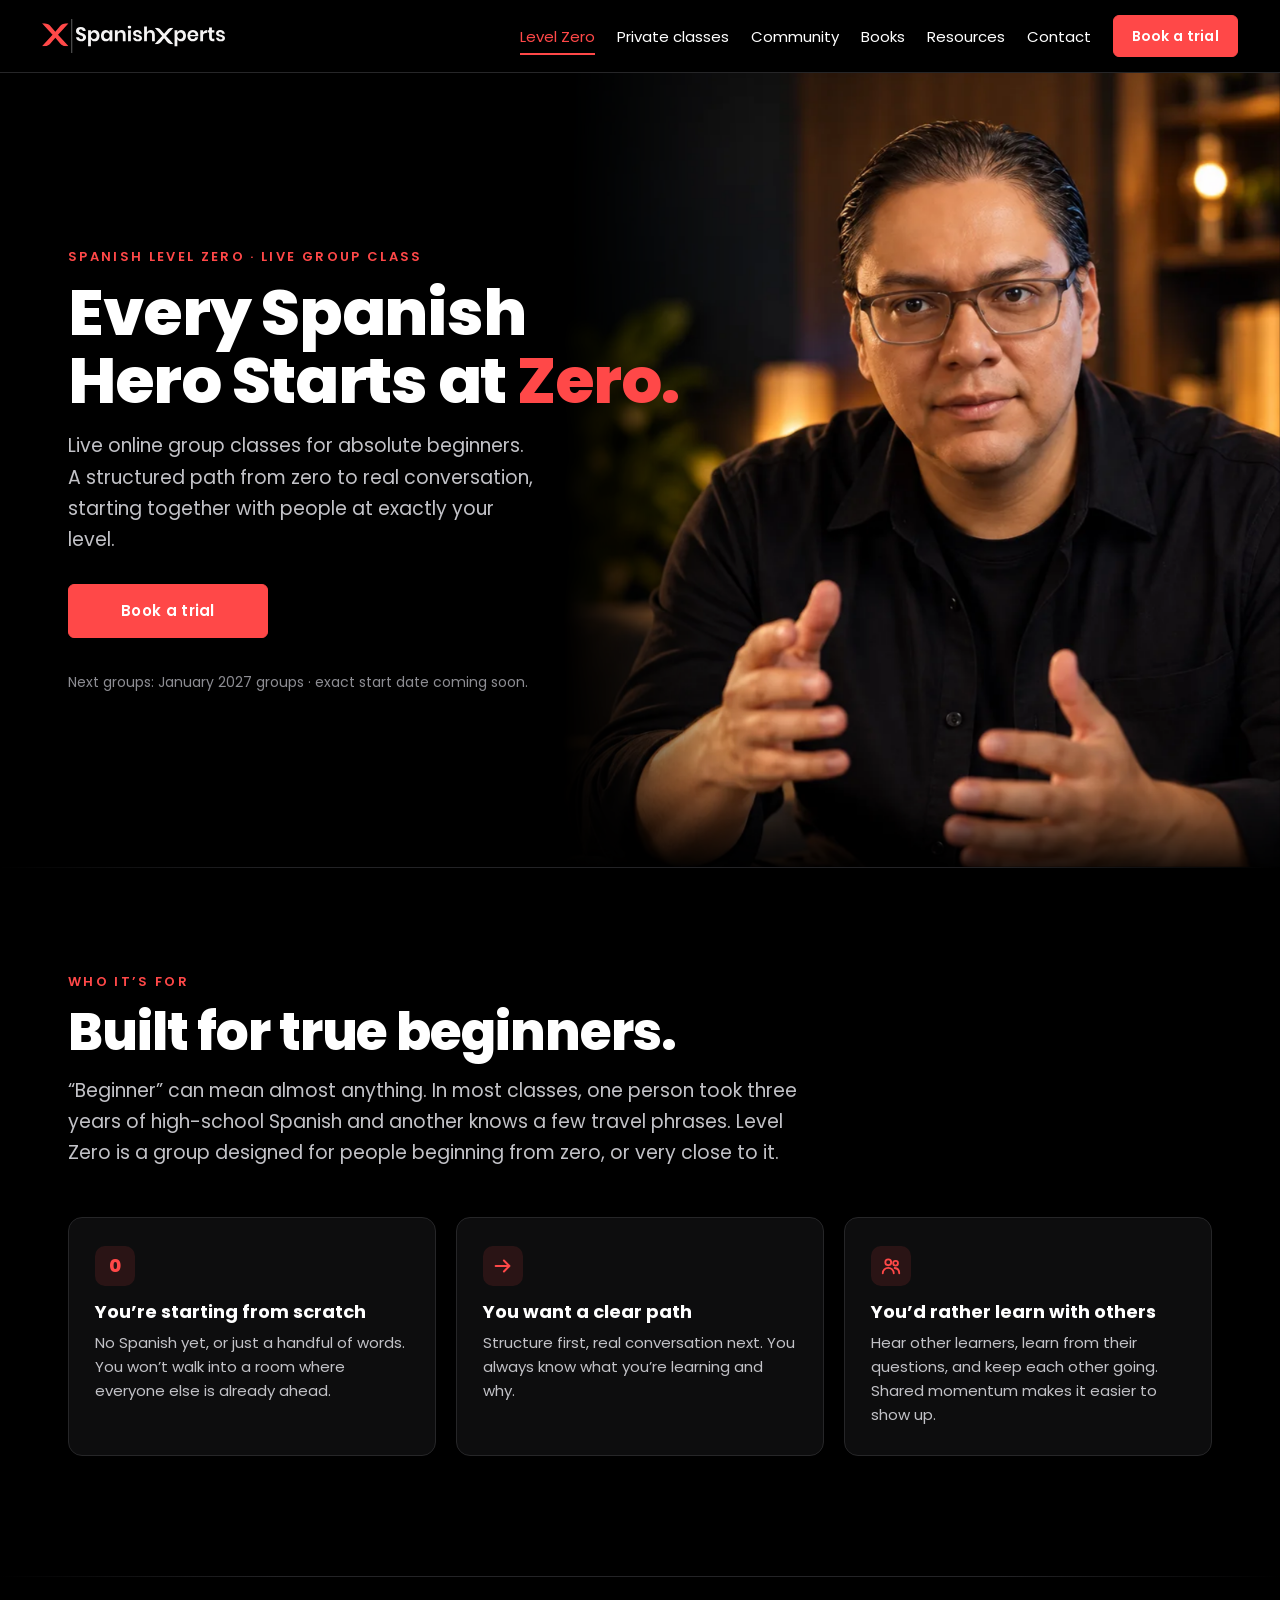
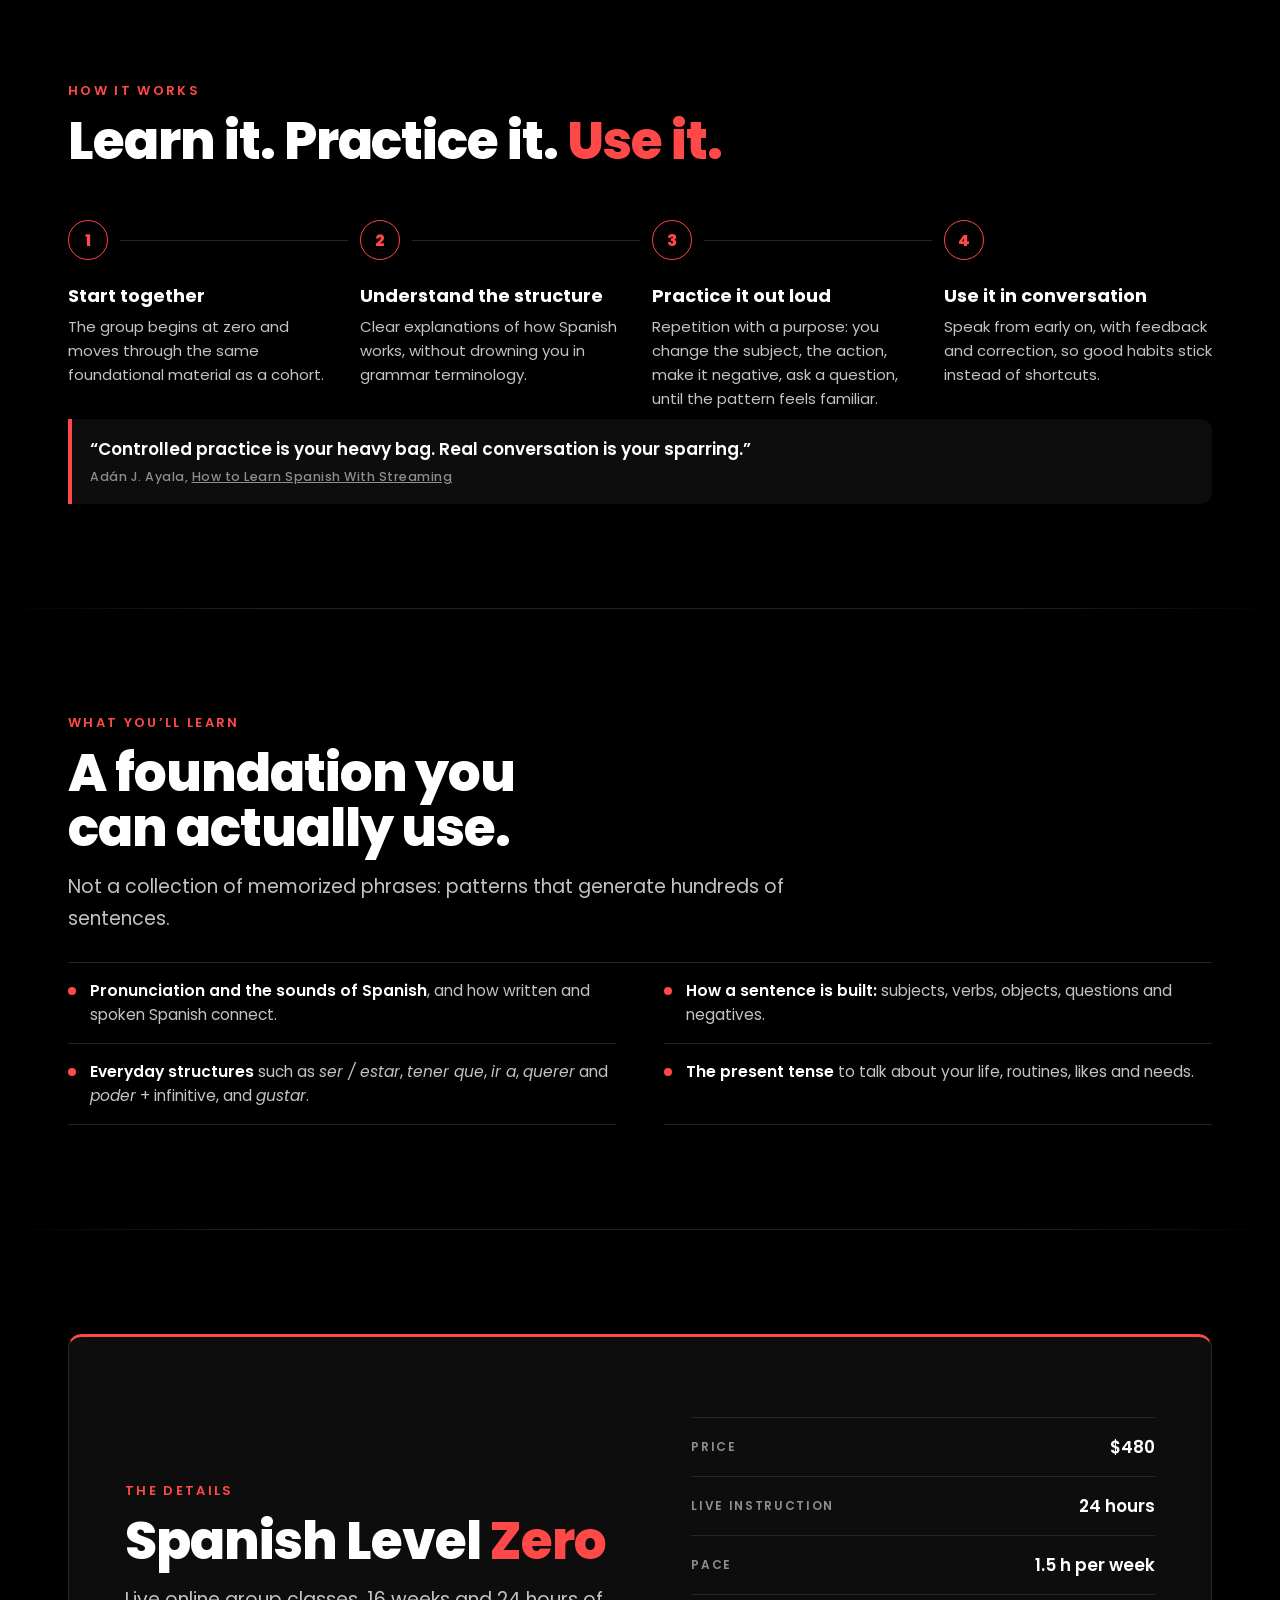
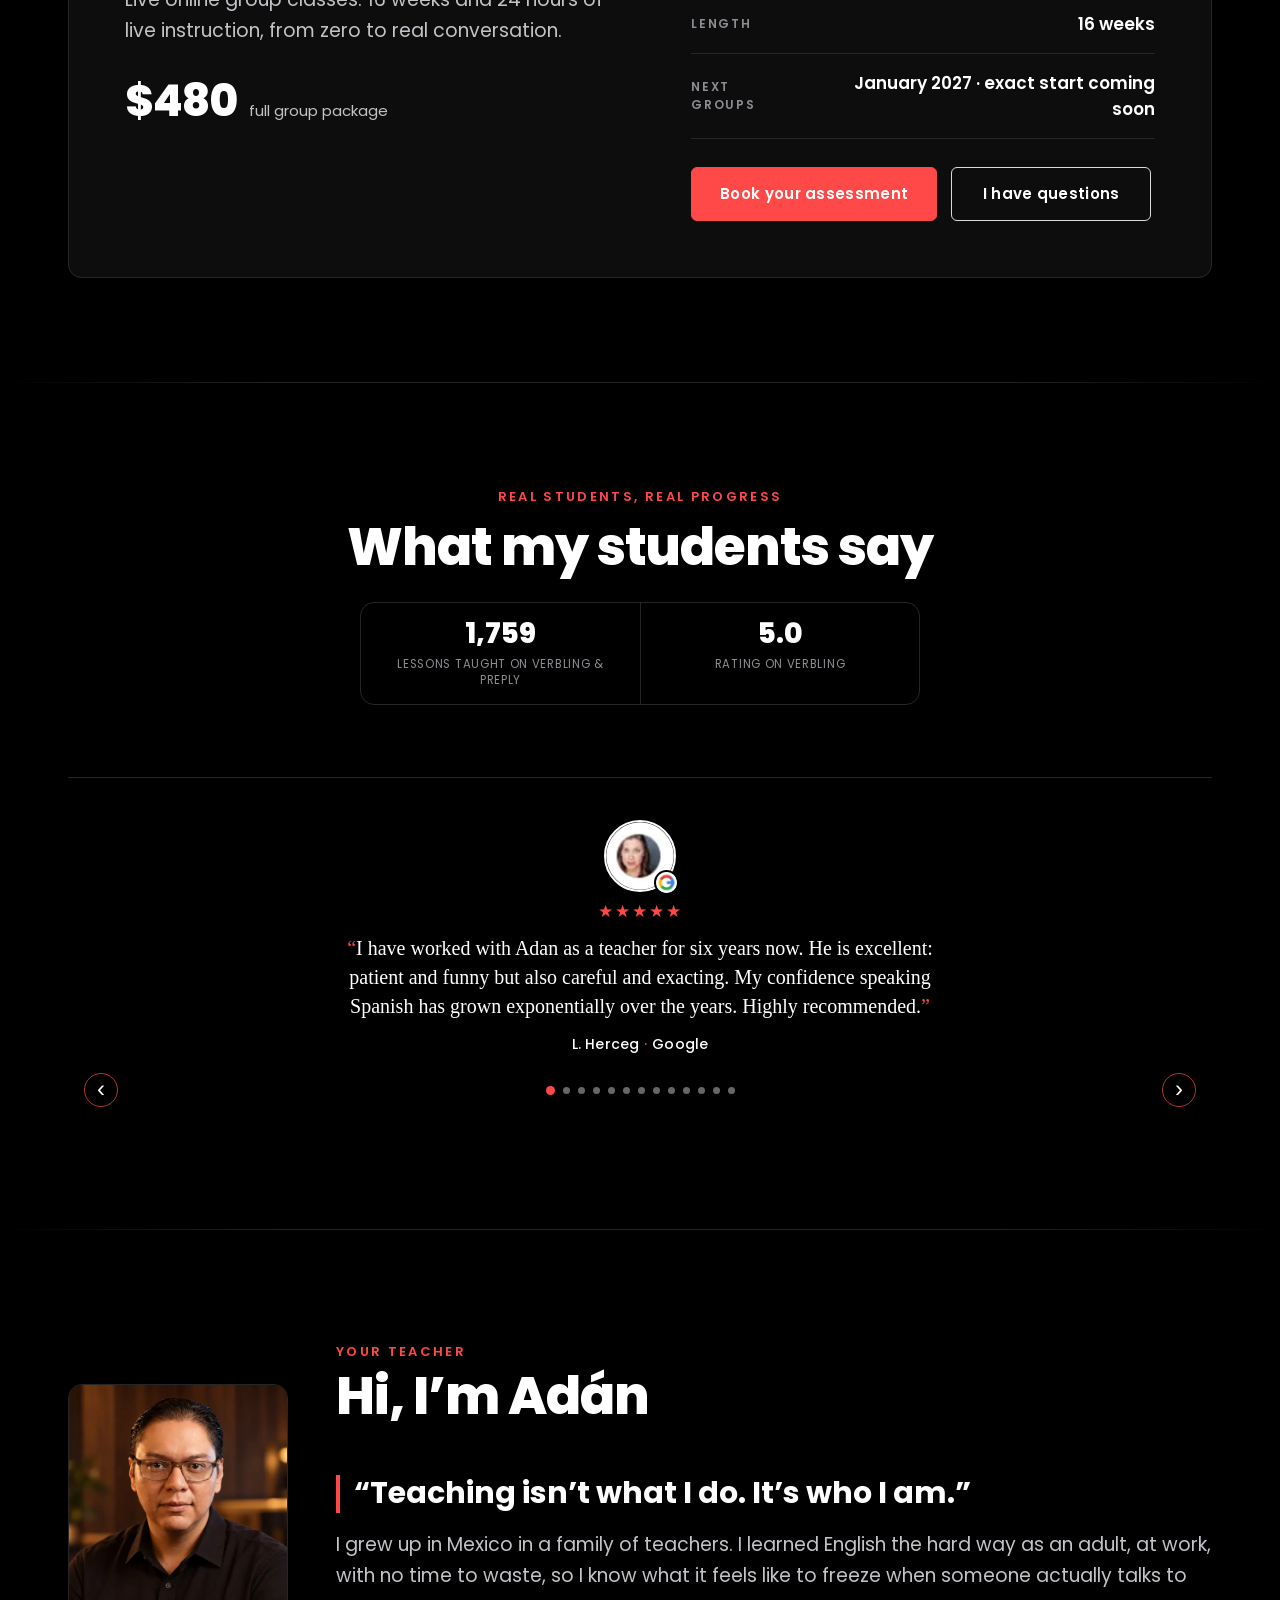
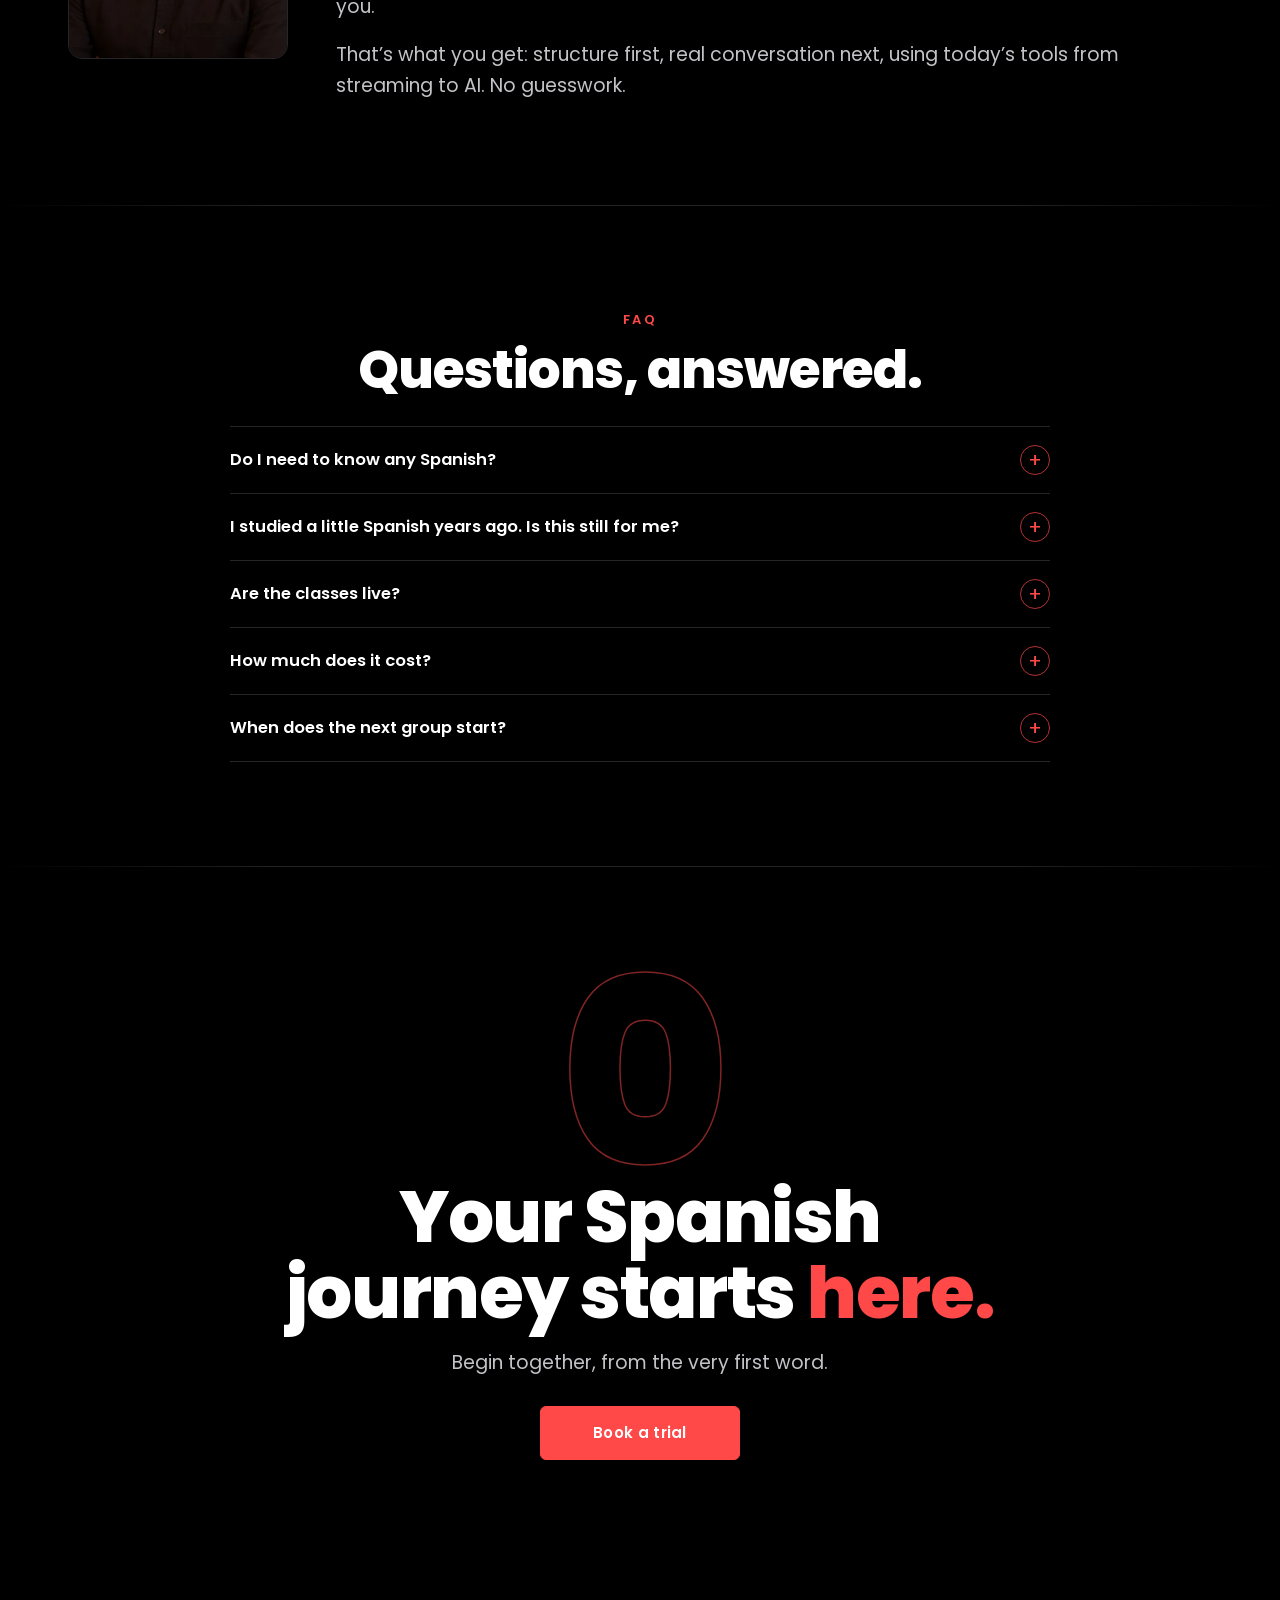
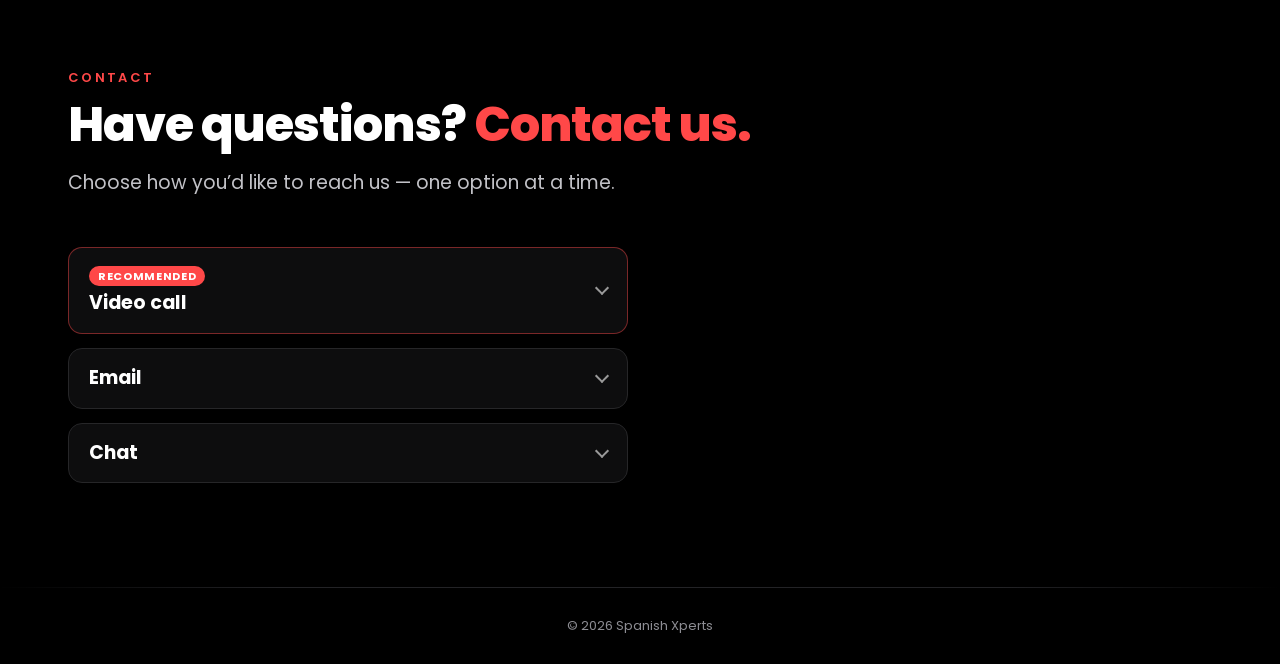
<file: zero/index.html>
<!doctype html>
<html lang="en">
<head>
<!-- Unknown data is hidden (no public placeholders). Confirmed package: 24 h · $480 · 1.5 h/week · 16 weeks. -->
<meta charset="utf-8">
<meta name="viewport" content="width=device-width,initial-scale=1">
<title>Spanish Level Zero – Live group class for absolute beginners | SpanishXperts</title>
<meta name="description" content="Every Spanish hero starts at zero. Live online group classes for absolute beginners with Adán J. Ayala.">
<link rel="canonical" href="https://www.spanishxperts.com/zero/">
<meta property="og:title" content="Spanish Level Zero – Live group class for absolute beginners | SpanishXperts"><meta property="og:description" content="Every Spanish hero starts at zero. Live online group classes for absolute beginners with Adán J. Ayala."><meta property="og:type" content="website"><meta property="og:url" content="https://www.spanishxperts.com/zero/">
<meta name="theme-color" content="#000000">
<link rel="icon" href="/assets/logo.svg">
<link rel="preconnect" href="https://fonts.googleapis.com">
<link rel="preconnect" href="https://fonts.gstatic.com" crossorigin>
<link href="https://fonts.googleapis.com/css2?family=Poppins:wght@400;500;600;700;800&display=swap" rel="stylesheet">
<link rel="preload" as="image" href="/assets/img/adan-hero.webp">
<link rel="stylesheet" href="/assets/css/sx-base.css">
<link rel="stylesheet" href="/assets/css/sx-pages.css">
</head>
<body class="sx sx-page-zero">
<header class="sxh" id="sx-header">
  <div class="sxh-in">
    <a class="sxh-logo" href="/" aria-label="SpanishXperts home"><img src="/assets/logo.svg" alt="SpanishXperts" width="369" height="69"></a>
    <button class="sxh-burger" type="button" aria-label="Open menu" aria-expanded="false" aria-controls="sxh-nav"><span></span></button>
    <nav class="sxh-nav" id="sxh-nav" aria-label="Main">
      <ul class="sxh-links"><li><a href="/zero/" aria-current="page">Level Zero</a></li><li><a href="/book/">Private classes</a></li><li><a href="/community/">Community</a></li><li><a href="/books/">Books</a></li><li><a href="/resources/">Resources</a></li><li><a href="/#contacto">Contact</a></li></ul>
      <a class="sxh-cta" href="https://spanishxperts.as.me">Book a trial</a>
    </nav>
  </div>
</header>
<main>
<section class="sx-sec sx-hero" id="top">
  <div class="sx-hero-photo"><img src="/assets/img/adan-hero.webp" alt="Adán J. Ayala, Spanish teacher" width="900" height="1059" fetchpriority="high"></div>
  <div class="sx-wrap sx-hero-content">
    <div class="sx-hero-text">
      <p class="sx-kicker" data-sx-reveal>Spanish Level Zero &middot; Live group class</p>
      <h1 class="sx-h1" data-sx-reveal style="margin-top:12px">Every Spanish Hero Starts at <span class="sx-red">Zero.</span></h1>
      <p class="sx-p" data-sx-reveal>Live online group classes for absolute beginners. A structured path from zero to real conversation, starting together with people at exactly your level.</p>
      <div class="sx-btns" data-sx-reveal><a class="sx-btn" href="https://spanishxperts.as.me">Book a trial</a></div>
      <p class="sx-small" style="margin-top:22px">Next groups: January 2027 groups &middot; exact start date coming soon.</p>
    </div>
  </div>
</section>

<section class="sx-sec" id="who">
  <div class="sx-wrap">
    <div class="sx-head" data-sx-reveal><p class="sx-kicker">Who it&rsquo;s for</p><h2 class="sx-h2">Built for true beginners.</h2>
    <p class="sx-p">&ldquo;Beginner&rdquo; can mean almost anything. In most classes, one person took three years of high-school Spanish and another knows a few travel phrases. Level Zero is a group designed for people beginning from zero, or very close to it.</p></div>
    <ul class="sx-cards sx-c3">
      <li class="sx-card" data-sx-reveal><div class="sx-ico">0</div><h3>You&rsquo;re starting from scratch</h3><p>No Spanish yet, or just a handful of words. You won&rsquo;t walk into a room where everyone else is already ahead.</p></li>
      <li class="sx-card" data-sx-reveal><div class="sx-ico"><svg viewBox="0 0 24 24" width="22" height="22" fill="none" stroke="currentColor" stroke-width="2.2" stroke-linecap="round" stroke-linejoin="round" aria-hidden="true"><path d="M4 12h15M13 6l6 6-6 6"/></svg></div><h3>You want a clear path</h3><p>Structure first, real conversation next. You always know what you&rsquo;re learning and why.</p></li>
      <li class="sx-card" data-sx-reveal><div class="sx-ico"><svg viewBox="0 0 24 24" width="22" height="22" fill="none" stroke="currentColor" stroke-width="2" stroke-linecap="round" stroke-linejoin="round" aria-hidden="true"><circle cx="9" cy="8" r="3.2"/><path d="M3 20c0-3.3 2.7-6 6-6s6 2.7 6 6"/><circle cx="17" cy="9" r="2.6"/><path d="M16 14.2c2.9.3 5 2.6 5 5.8"/></svg></div><h3>You&rsquo;d rather learn with others</h3><p>Hear other learners, learn from their questions, and keep each other going. Shared momentum makes it easier to show up.</p></li>
    </ul>
  </div>
</section>

<section class="sx-sec" id="how">
  <div class="sx-wrap">
    <div class="sx-head" data-sx-reveal><p class="sx-kicker">How it works</p><h2 class="sx-h2">Learn it. Practice it. <span class="sx-red">Use it.</span></h2></div>
    <ol class="sx-steps">
      <li class="sx-step" data-sx-reveal><h3>Start together</h3><p>The group begins at zero and moves through the same foundational material as a cohort.</p></li>
      <li class="sx-step" data-sx-reveal><h3>Understand the structure</h3><p>Clear explanations of how Spanish works, without drowning you in grammar terminology.</p></li>
      <li class="sx-step" data-sx-reveal><h3>Practice it out loud</h3><p>Repetition with a purpose: you change the subject, the action, make it negative, ask a question, until the pattern feels familiar.</p></li>
      <li class="sx-step" data-sx-reveal><h3>Use it in conversation</h3><p>Speak from early on, with feedback and correction, so good habits stick instead of shortcuts.</p></li>
    </ol>
    <p class="sx-quote-band" data-sx-reveal>&ldquo;Controlled practice is your heavy bag. Real conversation is your sparring.&rdquo;<small>Adán J. Ayala, <a href="/books/" style="color:inherit">How to Learn Spanish With Streaming</a></small></p>
  </div>
</section>

<section class="sx-sec" id="learn">
  <div class="sx-wrap">
    <div class="sx-head" data-sx-reveal><p class="sx-kicker">What you&rsquo;ll learn</p><h2 class="sx-h2">A foundation you can actually use.</h2>
    <p class="sx-p">Not a collection of memorized phrases: patterns that generate hundreds of sentences.</p></div>
    <ul class="sx-learn">
      <li data-sx-reveal><span><b>Pronunciation and the sounds of Spanish</b>, and how written and spoken Spanish connect.</span></li>
      <li data-sx-reveal><span><b>How a sentence is built:</b> subjects, verbs, objects, questions and negatives.</span></li>
      <li data-sx-reveal><span><b>Everyday structures</b> such as <i lang="es">ser / estar</i>, <i lang="es">tener que</i>, <i lang="es">ir a</i>, <i lang="es">querer</i> and <i lang="es">poder</i> + infinitive, and <i lang="es">gustar</i>.</span></li>
      <li data-sx-reveal><span><b>The present tense</b> to talk about your life, routines, likes and needs.</span></li>
    </ul>
  </div>
</section>

<section class="sx-sec sx-lz" id="details">
  <div class="sx-wrap">
    <div class="sx-lz-card" data-sx-reveal>
      <div>
        <p class="sx-kicker">The details</p>
        <h2 class="sx-h2">Spanish Level <span class="sx-red">Zero</span></h2>
        <p class="sx-p">Live online group classes. 16 weeks and 24 hours of live instruction, from zero to real conversation.</p>
        <p class="sx-lz-price"><b>$480</b><span>full group package</span></p>
      </div>
      <div>
        <ul class="sx-details">
          <li><span class="k">Price</span><span class="v">$480</span></li>
          <li><span class="k">Live instruction</span><span class="v">24 hours</span></li>
          <li><span class="k">Pace</span><span class="v">1.5 h per week</span></li>
          <li><span class="k">Length</span><span class="v">16 weeks</span></li>
          <li><span class="k">Next groups</span><span class="v">January 2027 &middot; exact start coming soon</span></li>
        </ul>
        <div class="sx-btns"><a class="sx-btn" href="https://spanishxperts.as.me">Book your assessment</a><a class="sx-btn sx-outline" href="#contacto">I have questions</a></div>
      </div>
    </div>
  </div>
</section>

<section class="sx-sec sx-test" id="reviews">
  <div class="sx-wrap">
    <div class="sx-test-head" data-sx-reveal><p class="sx-kicker">Real students, real progress</p><h2 class="sx-h2">What my students say</h2>
      <div class="sx-vstats"><div><b>1,759</b><span>lessons taught on Verbling &amp; Preply</span></div><div><b>5.0</b><span>rating on Verbling</span></div></div>
    </div>
    <div class="sx-reviews" data-sx-reveal>
      <div class="sxc" tabindex="0" aria-label="Student reviews" aria-roledescription="carousel">
        <div class="sxc-track"><article class="sxc-slide sxc-active" aria-hidden="false"><div class="sxc-avatar-wrap"><img class="sxc-avatar" src="/assets/reviews/570b8399.webp" width="72" height="72" loading="lazy" decoding="async" alt=""><img class="sxc-badge" src="/assets/reviews/6a5e660b.webp" width="72" height="72" loading="lazy" decoding="async" alt=""></div><div class="sxc-stars" aria-label="5 out of 5 stars">&#9733;&#9733;&#9733;&#9733;&#9733;</div><p class="sxc-quote">I have worked with Adan as a teacher for six years now. He is excellent: patient and funny but also careful and exacting. My confidence speaking Spanish has grown exponentially over the years. Highly recommended.</p><p class="sxc-byline">L. Herceg<span class="sxc-dot">&middot;</span>Google</p></article><article class="sxc-slide" aria-hidden="true"><div class="sxc-avatar-wrap"><img class="sxc-avatar" src="/assets/reviews/17dd9a08.webp" width="72" height="72" loading="lazy" decoding="async" alt=""><img class="sxc-badge" src="/assets/reviews/6a5e660b.webp" width="72" height="72" loading="lazy" decoding="async" alt=""></div><div class="sxc-stars" aria-label="5 out of 5 stars">&#9733;&#9733;&#9733;&#9733;&#9733;</div><p class="sxc-quote">I&#x27;ve been taking lessons with him for several months now and have made significant progress in my speaking ability and listening comprehension… I wouldn&#x27;t go anywhere else.</p><p class="sxc-byline">Shawna Truitt<span class="sxc-dot">&middot;</span>Google</p></article><article class="sxc-slide" aria-hidden="true"><div class="sxc-avatar-wrap"><img class="sxc-avatar" src="/assets/reviews/a19cab39.webp" width="72" height="72" loading="lazy" decoding="async" alt=""><img class="sxc-badge" src="/assets/reviews/6a5e660b.webp" width="72" height="72" loading="lazy" decoding="async" alt=""></div><div class="sxc-stars" aria-label="5 out of 5 stars">&#9733;&#9733;&#9733;&#9733;&#9733;</div><p class="sxc-quote">Once we finished the grammar sections, we moved on to conversation practice; it immediately became clear that tackling grammar first had provided a very useful foundation for speaking the language…</p><p class="sxc-byline">Angela<span class="sxc-dot">&middot;</span>Google</p></article><article class="sxc-slide" aria-hidden="true"><div class="sxc-avatar-wrap"><img class="sxc-avatar" src="/assets/reviews/e0ccab68.webp" width="72" height="72" loading="lazy" decoding="async" alt=""><img class="sxc-badge" src="/assets/reviews/6a5e660b.webp" width="72" height="72" loading="lazy" decoding="async" alt=""></div><div class="sxc-stars" aria-label="5 out of 5 stars">&#9733;&#9733;&#9733;&#9733;&#9733;</div><p class="sxc-quote">I have tried other instructors, but I keep coming back to Adan because he is so fun to talk to. He&#x27;s bright, patient, a great listener, and he always puts you at your ease.</p><p class="sxc-byline">David Shapiro<span class="sxc-dot">&middot;</span>Google</p></article><article class="sxc-slide" aria-hidden="true"><div class="sxc-avatar-wrap"><img class="sxc-avatar" src="/assets/reviews/f993e4d4.webp" width="72" height="72" loading="lazy" decoding="async" alt=""><img class="sxc-badge" src="/assets/reviews/6a5e660b.webp" width="72" height="72" loading="lazy" decoding="async" alt=""></div><div class="sxc-stars" aria-label="5 out of 5 stars">&#9733;&#9733;&#9733;&#9733;&#9733;</div><p class="sxc-quote">He is very observant and able to pinpoint areas that need improvement. The classes are customized to the student&#x27;s level and abilities.</p><p class="sxc-byline">Lauren Sanchez<span class="sxc-dot">&middot;</span>Google</p></article><article class="sxc-slide" aria-hidden="true"><div class="sxc-avatar-wrap"><img class="sxc-avatar" src="/assets/reviews/1581a521.webp" width="72" height="72" loading="lazy" decoding="async" alt=""><img class="sxc-badge" src="/assets/reviews/642cb844.webp" width="72" height="72" loading="lazy" decoding="async" alt=""></div><div class="sxc-stars" aria-label="5 out of 5 stars">&#9733;&#9733;&#9733;&#9733;&#9733;</div><p class="sxc-quote">He has a specific plan and it&#x27;s already working! I&#x27;m already gaining confidence… I&#x27;m hopeful I will be having conversations with our family in Mexico the next time we visit!</p><p class="sxc-byline">Joy<span class="sxc-dot">&middot;</span>italki</p></article><article class="sxc-slide" aria-hidden="true"><div class="sxc-avatar-wrap"><img class="sxc-avatar" src="/assets/reviews/50f10f20.webp" width="72" height="72" loading="lazy" decoding="async" alt=""><img class="sxc-badge" src="/assets/reviews/642cb844.webp" width="72" height="72" loading="lazy" decoding="async" alt=""></div><div class="sxc-stars" aria-label="5 out of 5 stars">&#9733;&#9733;&#9733;&#9733;&#9733;</div><p class="sxc-quote">Class is very interactive and I speak at least half the lesson, probably more… I would recommend Adán to anyone who is serious about wanting to learn to speak Spanish.</p><p class="sxc-byline">Susan Dillon<span class="sxc-dot">&middot;</span>italki</p></article><article class="sxc-slide" aria-hidden="true"><div class="sxc-avatar-wrap"><img class="sxc-avatar" src="/assets/reviews/825c4413.webp" width="72" height="72" loading="lazy" decoding="async" alt=""><img class="sxc-badge" src="/assets/reviews/5b4f589a.webp" width="72" height="72" loading="lazy" decoding="async" alt=""></div><div class="sxc-stars" aria-label="5 out of 5 stars">&#9733;&#9733;&#9733;&#9733;&#9733;</div><p class="sxc-quote">He made a huge difference. He pulled his grade from C to A. I highly, highly recommend him to anyone who wants to learn Spanish language.</p><p class="sxc-byline">Elizabeth (parent)<span class="sxc-dot">&middot;</span>Wyzant</p></article><article class="sxc-slide" aria-hidden="true"><div class="sxc-avatar-wrap"><img class="sxc-avatar" src="/assets/reviews/36783847.webp" width="72" height="72" loading="lazy" decoding="async" alt=""><img class="sxc-badge" src="/assets/reviews/5b4f589a.webp" width="72" height="72" loading="lazy" decoding="async" alt=""></div><div class="sxc-stars" aria-label="5 out of 5 stars">&#9733;&#9733;&#9733;&#9733;&#9733;</div><p class="sxc-quote">Adan is so well organized, methodical, and encouraging… he has already helped me so much and we&#x27;ve only had a handful of lessons.</p><p class="sxc-byline">Bryan<span class="sxc-dot">&middot;</span>Wyzant</p></article><article class="sxc-slide" aria-hidden="true"><div class="sxc-avatar-wrap"><img class="sxc-avatar" src="/assets/reviews/9edc1124.webp" width="72" height="72" loading="lazy" decoding="async" alt=""><img class="sxc-badge" src="/assets/reviews/642cb844.webp" width="72" height="72" loading="lazy" decoding="async" alt=""></div><div class="sxc-stars" aria-label="5 out of 5 stars">&#9733;&#9733;&#9733;&#9733;&#9733;</div><p class="sxc-quote">I love the easy to follow outline he uses. It builds on itself week after week… His systematic approach really makes the language a lot more fun to learn.</p><p class="sxc-byline">Rodney Curry<span class="sxc-dot">&middot;</span>italki</p></article><article class="sxc-slide" aria-hidden="true"><div class="sxc-avatar-wrap"><img class="sxc-avatar" src="/assets/reviews/966f9b2b.webp" width="72" height="72" loading="lazy" decoding="async" alt=""><img class="sxc-badge" src="/assets/reviews/642cb844.webp" width="72" height="72" loading="lazy" decoding="async" alt=""></div><div class="sxc-stars" aria-label="5 out of 5 stars">&#9733;&#9733;&#9733;&#9733;&#9733;</div><p class="sxc-quote">I feel as though I have made significant progression since starting with Adan.</p><p class="sxc-byline">Lauren Jardine<span class="sxc-dot">&middot;</span>italki</p></article><article class="sxc-slide" aria-hidden="true"><div class="sxc-avatar-wrap"><img class="sxc-avatar" src="/assets/reviews/f514ab19.webp" width="72" height="72" loading="lazy" decoding="async" alt=""><img class="sxc-badge" src="/assets/reviews/642cb844.webp" width="72" height="72" loading="lazy" decoding="async" alt=""></div><div class="sxc-stars" aria-label="5 out of 5 stars">&#9733;&#9733;&#9733;&#9733;&#9733;</div><p class="sxc-quote">I am learning so much and I feel like I am making so much progress!</p><p class="sxc-byline">Karen<span class="sxc-dot">&middot;</span>italki</p></article><article class="sxc-slide" aria-hidden="true"><div class="sxc-avatar-wrap"><img class="sxc-avatar" src="/assets/reviews/de8c5d61.webp" width="72" height="72" loading="lazy" decoding="async" alt=""><img class="sxc-badge" src="/assets/reviews/642cb844.webp" width="72" height="72" loading="lazy" decoding="async" alt=""></div><div class="sxc-stars" aria-label="5 out of 5 stars">&#9733;&#9733;&#9733;&#9733;&#9733;</div><p class="sxc-quote">Excellent. Adán assessed my Spanish and put together a whole plan to help me improve my Spanish.</p><p class="sxc-byline">Philip<span class="sxc-dot">&middot;</span>italki</p></article></div>
        <div class="sxc-controls"><button class="sxc-arrow sxc-prev" type="button" aria-label="Previous review">&lsaquo;</button><div class="sxc-dots" role="tablist" aria-label="Choose review"></div><button class="sxc-arrow sxc-next" type="button" aria-label="Next review">&rsaquo;</button></div>
      </div>
    </div>
  </div>
</section>

<section class="sx-sec" id="teacher">
  <div class="sx-wrap">
    <div class="sx-mini">
      <img src="/assets/img/adan-portrait.webp" alt="Adán J. Ayala" width="600" height="695" loading="lazy" decoding="async">
      <div><p class="sx-kicker">Your teacher</p><h2 class="sx-h2" style="margin-top:6px">Hi, I&rsquo;m Adán</h2></div>
      <div class="sx-mini-body">
        <p class="sx-about-lead" style="margin-top:4px">&ldquo;Teaching isn&rsquo;t what I do. It&rsquo;s who I am.&rdquo;</p>
        <p class="sx-p">I grew up in Mexico in a family of teachers. I learned English the hard way as an adult, at work, with no time to waste, so I know what it feels like to freeze when someone actually talks to you.</p>
        <p class="sx-p">That&rsquo;s what you get: structure first, real conversation next, using today&rsquo;s tools from streaming to AI. No guesswork.</p>
      </div>
    </div>
  </div>
</section>

<section class="sx-sec" id="faq">
  <div class="sx-wrap">
    <div class="sx-head sx-head-c" data-sx-reveal><p class="sx-kicker">FAQ</p><h2 class="sx-h2">Questions, answered.</h2></div>
    <div class="sx-faq">
      <details><summary>Do I need to know any Spanish?</summary><div class="a"><p>No. Level Zero is designed for absolute beginners, people starting from zero or very close to it.</p></div></details>
      <details><summary>I studied a little Spanish years ago. Is this still for me?</summary><div class="a"><p>Possibly. Book a trial and we&rsquo;ll figure out together whether Level Zero is the right starting point for you.</p></div></details>
      <details><summary>Are the classes live?</summary><div class="a"><p>Yes. Level Zero is a live online group class, taught by Adán: 1.5 hours per week for 16 weeks, 24 hours of live instruction in total.</p></div></details>
      <details><summary>How much does it cost?</summary><div class="a"><p>$480 for the full Level Zero group package: 24 hours of live instruction, 1.5 hours per week over 16 weeks. Questions? <a href="#contacto" style="color:#fff">Contact us</a>.</p></div></details>
      <details><summary>When does the next group start?</summary><div class="a"><p>New Level Zero groups start in January 2027. The exact start date is coming soon. <a href="#contacto" style="color:#fff">Contact us</a> if you&rsquo;d like to hear when it&rsquo;s set.</p></div></details>
    </div>
  </div>
</section>

<section class="sx-sec sx-close" id="start">
  <div class="sx-wrap">
    <div class="sx-zero-mark" aria-hidden="true">0</div>
    <h2 class="sx-h2" data-sx-reveal>Your Spanish journey starts <span class="sx-red">here.</span></h2>
    <p class="sx-p" style="max-width:520px;margin-left:auto;margin-right:auto" data-sx-reveal>Begin together, from the very first word.</p>
    <div class="sx-btns" style="justify-content:center" data-sx-reveal><a class="sx-btn" href="https://spanishxperts.as.me">Book a trial</a></div>
  </div>
</section>
</main>
<section class="sx-sec sx-contact" id="contacto">
  <div class="sx-wrap">
    <p class="sx-kicker">Contact</p>
    <h2 class="sx-h2">Have questions? <span class="sx-red">Contact us.</span></h2>
    <p class="sx-p sx-ct-lead">Choose how you&rsquo;d like to reach us &mdash; one option at a time.</p>
    <div class="sx-ct-widgets" data-sx-ct-accordion>
      <article class="sx-ct-card sx-ct-recommended">
        <button type="button" class="sx-ct-toggle" aria-expanded="false" aria-controls="sx-ct-panel-video" id="sx-ct-btn-video">
          <span class="sx-ct-toggle-text"><span class="sx-ct-badge">Recommended</span><span class="sx-ct-title">Video call</span></span>
          <span class="sx-ct-chevron" aria-hidden="true"></span>
        </button>
        <div class="sx-ct-panel" id="sx-ct-panel-video" role="region" aria-labelledby="sx-ct-btn-video" hidden>
          <p>Need an assessment, a trial, or have questions? Schedule a video call with us.</p>
          <a class="sx-btn" href="https://spanishxperts.as.me" target="_top">Schedule a video call</a>
        </div>
      </article>
      <article class="sx-ct-card sx-ct-card-email">
        <button type="button" class="sx-ct-toggle" aria-expanded="false" aria-controls="sx-ct-panel-email" id="sx-ct-btn-email">
          <span class="sx-ct-toggle-text"><span class="sx-ct-title">Email</span></span>
          <span class="sx-ct-chevron" aria-hidden="true"></span>
        </button>
        <div class="sx-ct-panel" id="sx-ct-panel-email" role="region" aria-labelledby="sx-ct-btn-email" hidden>
          <p>Tell us a bit about you and we&rsquo;ll reply by email.</p>
          <form class="sx-form" id="sx-contact-form" novalidate>
            <div class="sx-field"><label for="sx-nombre">Name <span class="sx-req" aria-hidden="true">*</span></label><input id="sx-nombre" name="nombre" type="text" autocomplete="name" required></div>
            <div class="sx-field"><label for="sx-email">Email <span class="sx-req" aria-hidden="true">*</span></label><input id="sx-email" name="email" type="email" autocomplete="email" inputmode="email" required></div>
            <div class="sx-field"><label for="sx-motivo">Reason <span class="sx-req" aria-hidden="true">*</span></label>
              <select id="sx-motivo" name="motivo" required>
                <option value="" selected disabled>Select a reason</option>
                <option value="Need an assessment">Need an assessment</option>
                <option value="I want to request a trial">I want to request a trial</option>
                <option value="Special case">Special case</option>
                <option value="Other / more information">Other / more information</option>
              </select>
            </div>
            <div class="sx-field"><label for="sx-experiencia">Tell us about your Spanish experience, your goals, or anything else that matters <span class="sx-req" aria-hidden="true">*</span></label><textarea id="sx-experiencia" name="experiencia" rows="5" required></textarea></div>
            <div class="sx-field"><label for="sx-mes-inicio">Estimated month to start <span class="sx-req" aria-hidden="true">*</span></label><input id="sx-mes-inicio" name="mes_inicio" type="month" required></div>
            <button class="sx-btn" type="submit">Send</button>
            <p class="sx-form-msg" role="status" aria-live="polite"></p>
            <p class="sx-form-note">Send opens your email app with the message ready.</p>
            <p class="sx-form-recaptcha-note" id="sx-recaptcha-note" hidden>Spam protection (reCAPTCHA) activates once the site key is configured.</p>
            <p class="sx-ct-mailhint">Or write us at <a href="mailto:adan@spanishxperts.com" target="_top">adan@spanishxperts.com</a></p>
          </form>
        </div>
      </article>
      <article class="sx-ct-card">
        <button type="button" class="sx-ct-toggle" aria-expanded="false" aria-controls="sx-ct-panel-chat" id="sx-ct-btn-chat">
          <span class="sx-ct-toggle-text"><span class="sx-ct-title">Chat</span></span>
          <span class="sx-ct-chevron" aria-hidden="true"></span>
        </button>
        <div class="sx-ct-panel" id="sx-ct-panel-chat" role="region" aria-labelledby="sx-ct-btn-chat" hidden>
          <p>Message us on WhatsApp or Messenger for a quick reply.</p>
          <div class="sx-ct-chatbtns">
            <a class="sx-btn sx-outline" href="https://wa.me/19569701615" target="_blank" rel="noopener noreferrer">WhatsApp</a>
            <a class="sx-btn sx-outline" href="https://m.me/spanishxperts" target="_blank" rel="noopener noreferrer">Messenger</a>
          </div>
        </div>
      </article>
    </div>
  </div>
</section>
<footer class="sx-foot"><div class="sx-wrap"><p>&copy; 2026 Spanish Xperts</p></div></footer>
<script src="/assets/js/sx-pages.js"></script>
</body>
</html>
</file>
<file: assets/css/sx-base.css>
/* Copied verbatim from the homepage <style> blocks (index.html). Do not edit here; edit sx-pages.css. */

:root{--sx-red:#FF4848;--sx-bg:#000;--sx-card:#0d0d0e;--sx-line:#262628;--sx-grey:#c2c2c7;--sx-dim:#8d8d93}
*,*::before,*::after{box-sizing:border-box}
html,body{margin:0;padding:0;background:#000;overflow-x:hidden}
body{color:#fff;font-family:Poppins,system-ui,-apple-system,"Segoe UI",Arial,sans-serif;-webkit-font-smoothing:antialiased;-webkit-text-size-adjust:100%;text-size-adjust:100%}
.sx img{display:block;max-width:100%;height:auto}
.sx-wrap{width:100%;max-width:1120px;margin:0 auto;padding:0 22px}
.sx-sec{position:relative;padding:72px 0}
.sx-sec+.sx-sec{border-top:1px solid #161618}
.sx-red{color:var(--sx-red)}
.sx-kicker{margin:0;font-size:12px;font-weight:600;letter-spacing:.18em;text-transform:uppercase;color:var(--sx-red)}
.sx-h1,.sx-h2{margin:0;font-weight:800;letter-spacing:-.02em;line-height:1.06;text-wrap:balance}
.sx-h2{font-size:clamp(30px,8.6vw,52px);margin-top:12px}
.sx-p{margin:16px 0 0;font-size:16px;line-height:1.65;color:var(--sx-grey);font-weight:400}
.sx-btns{display:flex;flex-direction:column;gap:12px;margin-top:28px}.sx-callwrap{display:flex;flex-direction:column;align-items:stretch;gap:8px}.sx-callwrap .sx-btn{width:100%;box-sizing:border-box}.sx .sx-callnote{margin:0;font-size:12.5px;line-height:1.4;color:#9a9a9a;text-align:center}
.sx-btn{display:inline-flex;align-items:center;justify-content:center;min-height:54px;padding:12px 18px;border:1.5px solid var(--sx-red);border-radius:6px;background:var(--sx-red);color:#fff;font:600 15px/1.2 Poppins,system-ui,sans-serif;letter-spacing:.02em;text-decoration:none;text-align:center;cursor:pointer;transition:background .2s,border-color .2s,color .2s,transform .2s;-webkit-tap-highlight-color:transparent}
.sx-btn:hover{background:#ff2f2f;border-color:#ff2f2f}
.sx-btn:focus-visible{outline:2px solid #fff;outline-offset:3px}
.sx-btn.sx-outline{background:transparent;border-color:rgba(255,255,255,.85)}
.sx-btn.sx-outline:hover{background:#fff;color:#000;border-color:#fff}
@media (min-width:768px){
 .sx-wrap{padding:0 40px}
 .sx-sec{padding:104px 0}
 .sx-kicker{font-size:13px}
 .sx-p{font-size:18px}
 .sx-btns{flex-direction:row;flex-wrap:wrap;gap:14px}.sx-callwrap{position:relative;display:block}.sx-callwrap .sx-btn{width:auto}.sx .sx-callnote{position:absolute;top:100%;left:0;right:0;margin-top:9px;white-space:nowrap;text-align:center}.sx-hero .sx-btns{margin-bottom:34px}
 .sx-btn{min-width:200px;padding:12px 28px}
}

.sx-hero{padding:0 0 64px;overflow:hidden}
.sx-hero-photo{position:relative;width:100%;aspect-ratio:900/1060;overflow:hidden;background:#0b0b0b}
.sx .sx-hero-photo img{width:100%;height:100%;object-fit:cover;object-position:50% 0}
.sx-hero-photo::after{content:"";position:absolute;inset:0;background:linear-gradient(0deg,#000 0%,rgba(0,0,0,.8) 12%,rgba(0,0,0,0) 25%)}
.sx-hero-content{position:relative;z-index:2;margin-top:-118px}
.sx-h1{font-size:clamp(36px,10.4vw,80px)}
.sx-hero .sx-tag{margin:22px 0 0;font-size:13px;font-weight:600;letter-spacing:.14em;text-transform:uppercase;color:#fff;line-height:1.5}
.sx-hero .sx-p{max-width:470px}
.sx-small{margin:16px 0 0;font-size:14px;color:var(--sx-dim);text-align:center}
.sx-laptop{margin:40px 0 0;position:relative}
.sx-laptop img{width:100%;aspect-ratio:16/9;object-fit:cover;border-radius:12px;border:1px solid var(--sx-line)}
.sx-laptop figcaption{position:absolute;left:12px;bottom:12px;padding:6px 12px;border-radius:999px;background:rgba(0,0,0,.72);font-size:12px;font-weight:500;letter-spacing:.04em;color:#fff}
.sx-laptop figcaption::before{content:"";display:inline-block;width:7px;height:7px;border-radius:50%;background:var(--sx-red);margin-right:8px;vertical-align:1px}
@media (min-width:900px){
 .sx-hero{padding:0;min-height:720px;display:flex;align-items:center}
 .sx-hero-photo{position:absolute;top:0;left:46.8%;right:0;bottom:0;width:auto;aspect-ratio:auto}
 .sx .sx-hero-photo img{object-position:15% 0;transform:none}
 .sx-hero-photo::before{display:none}
 .sx-hero-photo::after{background:linear-gradient(90deg,#000 0%,rgba(0,0,0,.75) 7%,rgba(0,0,0,.45) 14%,rgba(0,0,0,.18) 21%,rgba(0,0,0,0) 28%),linear-gradient(0deg,rgba(0,0,0,.8) 0%,rgba(0,0,0,0) 10%)}
 .sx-hero-content{margin-top:0;padding-top:96px;padding-bottom:96px}
 .sx-hero-text{max-width:min(560px,calc(54vw - 90px))}
 .sx-h1{font-size:clamp(48px,5.4vw,76px)}
 .sx-small{text-align:left}
 .sx-laptop{position:absolute;z-index:3;margin:0;right:32px;bottom:36px;width:min(270px,21vw);box-shadow:0 18px 50px rgba(0,0,0,.7)}
 .sx-laptop figcaption{font-size:12px;left:10px;bottom:10px;padding:5px 10px}
}

.sx-about-grid{display:grid;grid-template-columns:104px 1fr;column-gap:18px;row-gap:22px;align-items:center}
.sx .sx-portrait{grid-column:1;grid-row:1;width:104px;height:104px;border-radius:14px;object-fit:cover;object-position:50% 16%;border:1px solid var(--sx-line)}
.sx-about-title{grid-column:2;grid-row:1}
.sx-about-title .sx-h2{margin-top:6px}
.sx-about-body{grid-column:1/-1;grid-row:2}
.sx-about-body .sx-p{margin-top:0}
.sx-stats{display:grid;grid-template-columns:1fr 1fr;margin-top:26px;border-top:1px solid var(--sx-line)}
.sx-stat{padding:18px 0;border-bottom:1px solid var(--sx-line)}
.sx-stat:nth-child(odd){padding-right:14px;border-right:1px solid var(--sx-line)}
.sx-stat:nth-child(even){padding-left:16px}
.sx-stat b{display:block;font-size:26px;font-weight:800;line-height:1.1;letter-spacing:-.01em}
.sx-stat span{display:block;margin-top:6px;font-size:12px;line-height:1.4;color:var(--sx-dim);letter-spacing:.06em;text-transform:uppercase}
@media (min-width:768px){
 .sx-about-grid{grid-template-columns:minmax(240px,340px) 1fr;column-gap:64px;row-gap:18px}
 .sx .sx-portrait{grid-row:1/span 2;width:100%;height:auto;aspect-ratio:4/5;border-radius:16px;align-self:center}
 .sx-about-title{align-self:end}
 .sx-about-body{grid-column:2;align-self:start}
 .sx-stats{grid-template-columns:repeat(4,1fr)}
 .sx-stat,.sx-stat:nth-child(odd),.sx-stat:nth-child(even){padding:20px 16px 18px 0;border-right:0;border-bottom:0}
 .sx-stat+.sx-stat{padding-left:16px;border-left:1px solid var(--sx-line)}
 .sx-stat b{font-size:30px}
}

.sx-lz-card{border:1px solid var(--sx-line);border-top:3px solid var(--sx-red);border-radius:14px;background:var(--sx-card);padding:30px 22px}
.sx-facts{list-style:none;margin:26px 0 0;padding:0;display:grid;gap:0;border-top:1px solid var(--sx-line)}
.sx-facts li{display:flex;align-items:baseline;gap:14px;padding:15px 0;border-bottom:1px solid var(--sx-line)}
.sx-facts b{min-width:88px;font-size:26px;font-weight:800;letter-spacing:-.01em}
.sx-facts span{font-size:15px;color:var(--sx-grey)}
.sx-lz .sx-btn{width:100%}
@media (min-width:768px){
 .sx-lz-card{padding:56px;display:grid;grid-template-columns:1.1fr 1fr;gap:56px;align-items:center}
 .sx-facts{margin-top:0}
 .sx-lz .sx-btn{width:auto}
}

.sx-comm{text-align:center}
.sx-comm .sx-p{max-width:520px;margin-left:auto;margin-right:auto}
.sx-comm .sx-btns{align-items:stretch}
@media (min-width:768px){.sx-comm .sx-btns{justify-content:center}}

.sx-as-grid{display:grid;gap:30px}
.sx-as-box{border:1px solid var(--sx-line);border-radius:14px;background:var(--sx-card);padding:26px 22px}
.sx-as-price{display:flex;align-items:baseline;gap:10px;margin:0}
.sx-as-price b{font-size:44px;font-weight:800;line-height:1;color:var(--sx-red)}
.sx-as-price span{font-size:13px;font-weight:600;letter-spacing:.12em;text-transform:uppercase;color:#fff}
.sx-as-box .sx-p{margin-top:16px;font-size:16px;color:#e4e4e7}
.sx-as-note{display:flex;gap:10px;align-items:flex-start;margin:16px 0 0;font-size:14px;line-height:1.5;color:var(--sx-grey)}
.sx-as-note::before{content:"✓";color:var(--sx-red);font-weight:700}
.sx-as-box .sx-btn{width:100%;margin-top:24px}
.sx .sx-ast{color:var(--sx-red);text-decoration:none;font-weight:700;padding:0 2px}
.sx .sx-as-fn{margin:18px 0 0;font-size:12.5px;line-height:1.5;color:var(--sx-dim)}
.sx .sx-as-fn:target{color:#fff}
@media (min-width:768px){
 .sx-as-grid{grid-template-columns:1fr 1fr;gap:64px;align-items:center}
 .sx-as-box{padding:40px}
}

.sx-test-head{text-align:center}
.sx-vrail{display:flex;gap:14px;margin:36px -22px 0;padding:0 22px 6px;overflow-x:auto;scroll-snap-type:x mandatory;-webkit-overflow-scrolling:touch;scrollbar-width:none}
.sx-vrail::-webkit-scrollbar{display:none}
.sx-vcard{flex:0 0 78%;max-width:340px;scroll-snap-align:center;margin:0}
.sx-vcard video{display:block;width:100%;aspect-ratio:9/16;background:#111;border-radius:14px;border:1px solid var(--sx-line);object-fit:cover}
.sx-vcard figcaption{margin-top:10px;font-size:14px;font-weight:600}
.sx-vcard figcaption span{color:var(--sx-dim);font-weight:400}
.sx-swipe{margin:10px 0 0;text-align:center;font-size:12px;letter-spacing:.12em;text-transform:uppercase;color:var(--sx-dim)}
.sx-hgrid{display:none}
.sx-hcard{margin:0}
.sx-hcard video{display:block;width:100%;aspect-ratio:16/9;background:#111;border-radius:14px;border:1px solid var(--sx-line);object-fit:cover}
.sx-hcard figcaption{margin-top:12px;font-size:15px;font-weight:600}
.sx-hcard figcaption span{color:var(--sx-dim);font-weight:400}
.sx-reviews{margin-top:56px;border-top:1px solid var(--sx-line);padding-top:8px}
@media (min-width:500px){.sx-vrail{justify-content:center}}
@media (min-width:768px){
 .sx-vrail,.sx-swipe{display:none}
 .sx-hgrid{display:grid;grid-template-columns:1fr 1fr;gap:28px;margin-top:48px}
 .sx-reviews{margin-top:72px}
}
/* --- review carousel (from testimonials/carousel/carousel.html, namespaced .sxc-) --- */
.sxc{position:relative;width:100%;background:#000;isolation:isolate;outline:none}
.sxc-track{display:grid}
.sxc-slide{grid-area:1/1;display:flex;flex-direction:column;align-items:center;justify-content:center;padding:28px 8px 70px;text-align:center;opacity:0;visibility:hidden;transform:translateX(12px);transition:opacity .3s ease,transform .3s ease}
.sxc-slide.sxc-active{opacity:1;visibility:visible;transform:translateX(0)}
.sxc-avatar-wrap{position:relative;flex:0 0 auto;width:72px;height:72px;margin:0 0 10px}
.sxc-avatar{display:block;width:72px;height:72px;border-radius:50%;object-fit:cover;background:#1c1c1c;border:2px solid #fff}
.sxc-badge{position:absolute;right:-3px;bottom:-3px;width:25px;height:25px;border:2px solid #000;border-radius:50%;background:#fff;object-fit:cover}
.sxc-stars{color:#FF4848;font-family:Arial,sans-serif;font-size:17px;letter-spacing:2px;line-height:20px;height:20px;margin-bottom:12px}
.sxc-quote{max-width:830px;margin:0;color:#fff;font-family:Georgia,"Times New Roman",serif;font-size:17px;line-height:1.45;font-weight:400;text-wrap:balance}
.sxc-quote::before{content:"\201C";color:#FF4848}
.sxc-quote::after{content:"\201D";color:#FF4848}
.sxc-byline{flex:0 0 auto;margin:14px 0 0;color:#fff;font-size:13px;line-height:18px;font-weight:500;letter-spacing:.15px}
.sxc-byline .sxc-dot{color:#FF4848;padding:0 5px}
.sxc-controls{position:absolute;z-index:3;left:0;right:0;bottom:18px;height:34px;display:flex;justify-content:center;align-items:center;pointer-events:none}
.sxc-arrow{position:absolute;top:0;display:grid;place-items:center;width:34px;height:34px;padding:0 0 3px;border:1px solid rgba(255,72,72,.7);border-radius:50%;color:#fff;background:transparent;font:24px/1 Arial,sans-serif;cursor:pointer;pointer-events:auto;transition:background .2s,border-color .2s}
.sxc-arrow:hover,.sxc-arrow:focus-visible{background:#FF4848;border-color:#FF4848;outline:none}
.sxc-prev{left:0}.sxc-next{right:0}
.sxc-dots{display:flex;align-items:center;gap:6px;pointer-events:auto}
.sxc-dot-btn{width:7px;height:7px;padding:0;border:0;border-radius:50%;background:#666;cursor:pointer}
.sxc-dot-btn.sxc-active{width:9px;height:9px;background:#FF4848}
.sxc-dot-btn:focus-visible{outline:2px solid #fff;outline-offset:3px}
@media (min-width:700px){.sxc-slide{padding:34px 80px 72px}.sxc-quote{font-size:20px;line-height:1.45;max-width:880px}.sxc-byline{font-size:14px}.sxc-dots{gap:8px}.sxc-prev{left:16px}.sxc-next{right:16px}}
@media (prefers-reduced-motion:reduce){.sxc-slide{transition:none}}

.sx-close{text-align:center}
.sx-close .sx-h2{font-size:clamp(34px,10vw,72px);margin-top:0}
.sx-paths{display:grid;gap:14px;margin-top:40px;text-align:left}
.sx-path{display:flex;flex-direction:column;border:1px solid var(--sx-line);border-radius:14px;background:var(--sx-card);padding:24px 22px}
.sx-path.sx-main{border-color:var(--sx-red)}
.sx-path h3{margin:0;font-size:20px;font-weight:700}
.sx-path p{margin:8px 0 20px;font-size:15px;line-height:1.55;color:var(--sx-grey);flex:1}
.sx .sx-path .sx-btn{width:100%;min-width:0;padding:12px 14px}
@media (min-width:768px){.sx-paths{grid-template-columns:repeat(3,1fr);gap:20px;margin-top:56px}.sx-path{padding:30px 26px}}

/* Contact widgets — accordion + Recommended (Oct 5 2026) */
.sx-ct-lead{max-width:560px}
.sx-ct-widgets{display:grid;gap:12px;margin-top:36px}
.sx-ct-card{display:flex;flex-direction:column;border:1px solid var(--sx-line);border-radius:14px;background:var(--sx-card);overflow:hidden;transition:border-color .2s ease,box-shadow .2s ease}
.sx-ct-card.is-open{border-color:rgba(255,72,72,.55);box-shadow:0 0 0 1px rgba(255,72,72,.18)}
.sx-ct-card.sx-ct-recommended.is-open,.sx-ct-card.sx-ct-recommended{border-color:rgba(255,72,72,.45)}
.sx-ct-card.sx-ct-recommended.is-open{border-color:var(--sx-red);box-shadow:0 0 0 1px rgba(255,72,72,.28),0 12px 32px rgba(255,72,72,.08)}
.sx-ct-toggle{display:flex;align-items:center;gap:12px;width:100%;margin:0;padding:18px 18px;border:0;background:transparent;color:#fff;font:inherit;text-align:left;cursor:pointer;-webkit-tap-highlight-color:transparent}
.sx-ct-toggle:focus-visible{outline:2px solid var(--sx-red);outline-offset:-2px}
.sx-ct-toggle-text{flex:1;min-width:0;display:flex;flex-direction:column;gap:6px}
.sx-ct-title{margin:0;font-size:18px;font-weight:700;letter-spacing:-.01em;line-height:1.2}
.sx-ct-badge{display:inline-flex;align-self:flex-start;align-items:center;padding:3px 9px;border-radius:999px;background:var(--sx-red);color:#fff;font-size:11px;font-weight:700;letter-spacing:.06em;text-transform:uppercase;line-height:1.3}
.sx-ct-chevron{flex:none;width:10px;height:10px;border-right:2px solid #9a9a9a;border-bottom:2px solid #9a9a9a;transform:rotate(45deg);transition:transform .2s ease,border-color .2s ease;margin-top:-4px}
.sx-ct-card.is-open .sx-ct-chevron{transform:rotate(225deg);margin-top:4px;border-color:var(--sx-red)}
.sx-ct-panel{display:none;padding:0 18px 20px;border-top:1px solid transparent}
.sx-ct-panel[hidden]{display:none!important}
.sx-ct-card.is-open .sx-ct-panel:not([hidden]){display:block;border-top-color:rgba(255,255,255,.06)}
.sx-ct-panel > p{margin:14px 0 0;font-size:15px;line-height:1.55;color:var(--sx-grey)}
.sx-ct-panel > .sx-btn{margin-top:18px;width:100%;min-width:0;box-sizing:border-box}
.sx-ct-mailhint{margin:12px 0 0;font-size:13px;line-height:1.5;color:var(--sx-dim)}
.sx-ct-mailhint a{color:#fff;text-decoration:none;border-bottom:1px solid rgba(255,72,72,.7);padding-bottom:1px}
.sx-ct-mailhint a:hover{color:var(--sx-red)}
.sx-ct-card .sx-form{margin-top:16px}
.sx-ct-chatbtns{display:flex;flex-direction:column;gap:10px;margin-top:18px}
.sx-ct-chatbtns .sx-btn{width:100%;min-width:0;box-sizing:border-box;margin-top:0}
.sx-form{display:grid;gap:12px}
.sx-field label{display:block;margin-bottom:6px;font-size:13px;font-weight:500;color:#cfcfd4}
.sx-field .sx-req{color:var(--sx-red);font-weight:600}
.sx-field input,.sx-field textarea,.sx-field select{display:block;width:100%;padding:13px 14px;border:1px solid #3a3a3e;border-radius:8px;background:#0d0d0e;color:#fff;font:400 16px/1.4 Poppins,system-ui,sans-serif;-webkit-appearance:none;appearance:none}
.sx-field input[type=month]{color-scheme:dark;-webkit-appearance:none;appearance:none;min-height:48px}
.sx-field select{background-image:linear-gradient(45deg,transparent 50%,#9a9a9a 50%),linear-gradient(135deg,#9a9a9a 50%,transparent 50%);background-position:calc(100% - 18px) calc(50% - 2px),calc(100% - 12px) calc(50% - 2px);background-size:6px 6px,6px 6px;background-repeat:no-repeat;padding-right:36px}
.sx-field textarea{min-height:120px;resize:vertical}
.sx-field input:focus,.sx-field textarea:focus,.sx-field select:focus{outline:none;border-color:var(--sx-red);box-shadow:0 0 0 3px rgba(255,72,72,.2)}
.sx-form .sx-btn{width:100%;border:0;margin-top:2px}
.sx-form-note,.sx-form-recaptcha-note{margin:0;font-size:12.5px;line-height:1.5;color:var(--sx-dim)}
.sx-form-msg{margin:0;font-size:14px;line-height:1.5;color:#fff;min-height:0}
.sx-form-msg:empty{display:none}
.sx-form-msg a{color:#fff}
.grecaptcha-badge{visibility:hidden}
@media (min-width:900px){
 .sx-contact .sx-h2{font-size:clamp(34px,4vw,48px)}
 .sx-ct-widgets{grid-template-columns:1fr;gap:14px;max-width:560px;margin-top:48px}
 .sx-ct-toggle{padding:18px 20px}
 .sx-ct-title{font-size:19px}
 .sx-ct-panel{padding:0 20px 22px}
 .sx-form .sx-btn{width:100%}
}

.sx-foot{padding:28px 0;border-top:1px solid #1d1d1f;text-align:center;font-size:13px;color:var(--sx-dim)}
.sx-foot p{margin:0}

/* wide screens: no hard edges at the embed borders */
@media (min-width:900px){
 .sx-sec+.sx-sec,.sx-foot{border-top:1px solid transparent;border-image:linear-gradient(90deg,rgba(40,40,44,0) 0%,#232326 22%,#232326 78%,rgba(40,40,44,0) 100%) 1}

}

/* full-width layout on large screens */
@media (min-width:1200px){
 .sx-wrap{max-width:1240px;padding:0 48px}
 .sx-hero{min-height:min(860px,62vw)}
 .sx-hero-photo{left:44%}
 .sx-hero-text{max-width:min(760px,48vw)}
 .sx .sx-hero-photo img{object-position:15% 30%}
 .sx-h1{font-size:clamp(64px,5vw,92px)}
 .sx-p{font-size:19px}
}
@media (min-width:1600px){
 .sx-hero-photo{left:52%}
}
/* Books */
.sx-books-head{text-align:center}
.sx-books-rail{display:flex;gap:16px;margin:36px -22px 0;padding:0 22px 6px;overflow-x:auto;scroll-snap-type:x mandatory;-webkit-overflow-scrolling:touch;scrollbar-width:none;list-style:none}
.sx-books-rail::-webkit-scrollbar{display:none}
.sx-book{flex:0 0 76%;max-width:320px;scroll-snap-align:center;margin:0;display:flex;flex-direction:column}
.sx-book-cover{position:relative;display:block;width:100%;aspect-ratio:800/1066;margin:-6% 0 -4%}
.sx-book-cover img{display:block;width:100%;height:100%;object-fit:contain}
.sx-book-label{display:inline-block;align-self:flex-start;margin-top:16px;padding:5px 10px;border:1px solid var(--sx-line);border-radius:999px;font-size:11px;font-weight:600;letter-spacing:.14em;text-transform:uppercase;color:var(--sx-grey)}
.sx-book-label.sx-soon{border-color:var(--sx-red);color:var(--sx-red)}
.sx .sx-book h3{margin:12px 0 0;font-size:17px;font-weight:700;line-height:1.3;color:#fff;text-wrap:balance}
.sx .sx-book h3 span{color:var(--sx-dim);font-weight:500}
.sx .sx-book p{margin:8px 0 0;font-size:14.5px;line-height:1.55;color:var(--sx-grey)}
.sx-books .sx-swipe{margin-top:14px}
@media (min-width:500px){.sx-books-rail{justify-content:flex-start}}
@media (min-width:768px){.sx-books-rail{margin:44px -40px 0;padding:0 40px 6px}}
@media (min-width:900px){
 .sx-books-rail{display:grid;grid-template-columns:repeat(3,1fr);gap:32px;margin:52px 0 0;padding:0;overflow:visible}
 .sx-book{max-width:none}
 .sx-books .sx-swipe{display:none}
}
.sx-about-body .sx-p+.sx-p{margin-top:14px}
.sx-about-lead{font-size:clamp(22px,5.6vw,30px);font-weight:700;line-height:1.25;color:#fff;margin:0 0 16px;border-left:4px solid #FF4848;padding-left:14px}


html,body{overflow-x:hidden;margin:0}
section[id]{scroll-margin-top:var(--sxh-h,72px)}
.sxh{position:sticky;top:0;z-index:1000;background:#000;border-bottom:1px solid var(--sx-line,#262628);font-family:Poppins,system-ui,sans-serif}
.sxh-in{max-width:1240px;margin:0 auto;padding:0 22px;height:72px;display:flex;align-items:center;justify-content:space-between;gap:16px}
.sxh-logo{display:flex;align-items:center;flex:0 0 auto;min-width:0;text-decoration:none}
.sxh-logo img{display:block;height:34px;width:auto;max-width:100%}
.sxh-nav{display:flex;align-items:center;gap:22px}
.sxh-links{display:flex;align-items:center;gap:22px;list-style:none;margin:0;padding:0}
.sxh-links a{color:#fff;text-decoration:none;font-size:15px;font-weight:400;white-space:nowrap;padding:6px 0;border-bottom:2px solid transparent;transition:color .2s,border-color .2s}
.sxh-links a:hover,.sxh-links a:focus-visible{color:var(--sx-red);border-bottom-color:var(--sx-red)}
.sxh-cta{display:inline-flex;align-items:center;justify-content:center;white-space:nowrap;min-height:42px;padding:10px 18px;background:var(--sx-red);border:1.5px solid var(--sx-red);border-radius:6px;color:#fff;font:600 14px/1.2 Poppins,system-ui,sans-serif;letter-spacing:.02em;text-decoration:none;transition:background .2s,color .2s}
.sxh-cta:hover,.sxh-cta:focus-visible{background:transparent;color:var(--sx-red)}
.sxh-burger{display:none;flex:0 0 auto;width:44px;height:44px;padding:0;margin:0 -8px 0 0;background:transparent;border:0;cursor:pointer;align-items:center;justify-content:center;-webkit-tap-highlight-color:transparent}
.sxh-burger span,.sxh-burger span::before,.sxh-burger span::after{display:block;width:24px;height:2px;background:#fff;border-radius:2px;position:relative;transition:transform .25s,background .25s}
.sxh-burger span::before,.sxh-burger span::after{content:"";position:absolute;left:0}
.sxh-burger span::before{top:-7px}.sxh-burger span::after{top:7px}
.sxh.is-open .sxh-burger span{background:transparent}
.sxh.is-open .sxh-burger span::before{transform:translateY(7px) rotate(45deg)}
.sxh.is-open .sxh-burger span::after{transform:translateY(-7px) rotate(-45deg)}
@media (min-width:900px) and (max-width:1099px){
 .sxh-logo img{height:30px}
 .sxh-nav,.sxh-links{gap:16px}
 .sxh-links a{font-size:14px}
 .sxh-cta{padding:9px 14px;font-size:13px}
}
@media (max-width:899px){
 .sxh-in{height:64px}
 .sxh-logo img{height:30px}
 .sxh-burger{display:inline-flex}
 .sxh-nav{display:none;position:absolute;left:0;right:0;top:100%;flex-direction:column;align-items:stretch;gap:0;background:#000;border-bottom:1px solid var(--sx-line,#262628);padding:8px 22px 22px;max-height:calc(100vh - 64px);overflow-y:auto}
 .sxh.is-open .sxh-nav{display:flex}
 .sxh-links{flex-direction:column;align-items:stretch;gap:0}
 .sxh-links li{border-bottom:1px solid var(--sx-line,#262628)}
 .sxh-links a{display:block;padding:14px 0;font-size:16px;border-bottom:0}
 .sxh-cta{margin-top:18px;min-height:50px;font-size:15px}
}
@media (max-width:380px){.sxh-logo img{height:26px}}


/* ===== Subtle motion (added Oct 3 2026). Everything is visible unless JS adds .sx-anim to <html>. ===== */
.sx-anim [data-sx-reveal]{opacity:0;transform:translate3d(0,20px,0);transition:opacity .65s cubic-bezier(.22,.61,.36,1),transform .65s cubic-bezier(.22,.61,.36,1);transition-delay:var(--sx-d,0ms)}
.sx-anim [data-sx-reveal="fade"]{transform:none}
.sx-anim [data-sx-reveal].is-in{opacity:1;transform:none}
.sx .sx-hero-photo img{will-change:transform}
/* buttons & links */
.sx .sx-btn{transition:background-color .2s ease,border-color .2s ease,color .2s ease,transform .2s ease,box-shadow .2s ease}
.sxh-cta{transition:background-color .2s ease,color .2s ease,transform .2s ease,box-shadow .2s ease}
.sxc-arrow{transition:background-color .2s ease,border-color .2s ease,transform .2s ease}
.sx a:focus-visible,.sx button:focus-visible,.sxc:focus-visible{outline:2px solid var(--sx-red);outline-offset:3px;border-radius:4px}
.sx .sx-btn:focus-visible{outline:2px solid #fff;outline-offset:3px;box-shadow:0 0 0 5px rgba(255,72,72,.35)}
/* books: very slow float (only after reveal) */
@keyframes sx-float{from{transform:translate3d(0,0,0)}to{transform:translate3d(0,-6px,0)}}
.sx-book-cover img{transition:transform .6s cubic-bezier(.22,.61,.36,1),filter .6s ease}
.sx-anim .sx-book.is-in .sx-book-cover{animation:sx-float 7s ease-in-out infinite alternate;animation-delay:var(--sx-fd,0s)}
@media (hover:hover) and (pointer:fine){
 .sx .sx-btn:hover{transform:translateY(-2px);box-shadow:0 10px 24px rgba(255,72,72,.28)}
 .sx .sx-btn.sx-outline:hover{box-shadow:0 10px 24px rgba(255,255,255,.12)}
 .sx .sx-btn:active{transform:translateY(0);box-shadow:none}
 .sxh-cta:hover{transform:translateY(-1px)}
 .sxc-arrow:hover{background:rgba(255,72,72,.16);border-color:var(--sx-red)}
 .sx-book:hover .sx-book-cover img{transform:perspective(1200px) translate3d(0,-10px,0) rotateY(-4deg) rotateZ(-.6deg);filter:drop-shadow(0 18px 26px rgba(255,72,72,.10))}
}
@media (prefers-reduced-motion:reduce){
 .sx-anim [data-sx-reveal]{opacity:1!important;transform:none!important;transition:none!important}
 .sx-book-cover,.sx-anim .sx-book.is-in .sx-book-cover{animation:none!important}
 .sx-book-cover img,.sx .sx-btn,.sxh-cta,.sxc-arrow{transition:none!important}
 .sx-book:hover .sx-book-cover img,.sx .sx-btn:hover,.sxh-cta:hover{transform:none!important}
 .sx .sx-hero-photo img,.sx .sx-portrait{transform:none!important}
}


/* Oct 3 2026: testimonial videos = carousel on phone (.sx-vrail) and desktop (.sx-hgrid); replaces sx-stackfix */
#testimonials .sx-vrail{justify-content:flex-start;scroll-padding-inline:22px;overscroll-behavior-x:contain}
#testimonials .sx-vcard{scroll-snap-align:start;scroll-snap-stop:always}
#testimonials .sx-swipe{display:none}
#testimonials .sx-vc-nav.sx-bk-nav{display:flex}
#testimonials .sx-vc-nav[hidden]{display:none!important}
#testimonials .sx-vc-nav .sx-bk-dots{flex-wrap:wrap;justify-content:center;max-width:calc(100vw - 160px)}
#testimonials .sx-vc-nav .sx-bk-dots{gap:2px}
#testimonials .sx-vc-nav .sx-bk-dot{width:16px}
@media (max-width:767px){#testimonials .sx-vc-nav-d{display:none!important}}
@media (min-width:768px){
 #testimonials .sx-vc-nav-m{display:none!important}
 #testimonials .sx-hgrid{display:flex;gap:24px;overflow-x:auto;scroll-snap-type:x mandatory;-webkit-overflow-scrolling:touch;scrollbar-width:none;overscroll-behavior-x:contain;padding-bottom:6px}
 #testimonials .sx-hgrid::-webkit-scrollbar{display:none}
 #testimonials .sx-hcard{flex:0 0 86%;min-width:0;scroll-snap-align:start;scroll-snap-stop:always}
}
@media (min-width:1024px){#testimonials .sx-hcard{flex-basis:68%}}


/* Oct 3 2026: Books rail = visible carousel (arrows, dots, swipe hint) while it scrolls */
.sx-bk-nav{display:none;flex-direction:column;align-items:center;gap:12px;margin-top:18px}
.sx-bk-nav[hidden]{display:none!important}
.sx-bk-ctrl{display:flex;align-items:center;justify-content:center;gap:18px}
.sx-bk-arrow{display:grid;place-items:center;width:40px;height:40px;padding:0 0 3px;border:1px solid rgba(255,72,72,.7);border-radius:50%;color:#fff;background:#000;font:26px/1 Arial,sans-serif;cursor:pointer;-webkit-tap-highlight-color:transparent;transition:background-color .2s ease,border-color .2s ease,opacity .2s ease}
.sx-bk-arrow:hover,.sx-bk-arrow:focus-visible{background:#FF4848;border-color:#FF4848;outline:none}
.sx-bk-arrow:focus-visible{box-shadow:0 0 0 3px #000,0 0 0 5px #fff}
.sx-bk-arrow:disabled{opacity:.3;cursor:default;background:#000;border-color:rgba(255,72,72,.7)}
.sx-bk-dots{display:flex;align-items:center;gap:4px}
.sx-bk-dot{display:grid;place-items:center;width:24px;height:24px;padding:0;border:0;background:transparent;cursor:pointer;-webkit-tap-highlight-color:transparent}
.sx-bk-dot::before{content:"";display:block;width:8px;height:8px;border-radius:50%;background:#666;transition:background-color .2s ease,transform .2s ease}
.sx-bk-dot.is-active::before{background:#FF4848;transform:scale(1.25)}
.sx-bk-dot:focus-visible{outline:2px solid #fff;outline-offset:0;border-radius:50%}
.sx-bk-hint{display:flex;align-items:center;gap:8px;margin:0;font-size:12px;letter-spacing:.12em;text-transform:uppercase;color:var(--sx-dim)}
.sx-bk-hint svg{width:26px;height:16px;flex:0 0 auto;color:#FF4848}
.sx-bk-hint .sx-bk-tip{animation:sx-bk-swipe 2.4s ease-in-out infinite}
@keyframes sx-bk-swipe{0%,100%{transform:translateX(-5px)}50%{transform:translateX(5px)}}
@media (max-width:899px){.sx-bk-nav{display:flex}.sx-books .sx-swipe{display:none}}
@media (prefers-reduced-motion:reduce){.sx-bk-hint .sx-bk-tip{animation:none}.sx-bk-arrow,.sx-bk-dot::before{transition:none}}


/* Oct 3 2026: one item per view (no peek) + prev/next arrows on the media sides, both carousels */
#books>.sx-wrap,#testimonials>.sx-wrap{position:relative}
.sx-bk-nav .sx-bk-arrow{position:absolute;z-index:4;top:var(--sx-ay,50%);transform:translateY(-50%);background:rgba(0,0,0,.55)}
.sx-bk-nav .sx-bk-prev{left:var(--sx-al,0px)}
.sx-bk-nav .sx-bk-next{left:var(--sx-ar,auto)}
.sx-bk-nav .sx-bk-arrow:hover,.sx-bk-nav .sx-bk-arrow:focus-visible{background:#FF4848}
.sx-bk-nav .sx-bk-arrow:disabled{background:rgba(0,0,0,.55)}
/* books, while the rail scrolls */
@media (max-width:899px){
 .sx-books-rail{gap:0;margin-left:0;margin-right:0;padding:0 0 6px;scroll-padding:0}
 .sx-book{flex:0 0 100%;max-width:none;scroll-snap-align:center;scroll-snap-stop:always;padding-inline:max(0px,calc((100% - 340px)/2))}
}
/* videos: phone rail */
#testimonials .sx-vrail{gap:0;margin-left:0;margin-right:0;padding:0 0 6px;scroll-padding:0}
#testimonials .sx-vcard{flex:0 0 100%;max-width:none;scroll-snap-align:center;padding-inline:max(0px,calc((100% - 340px)/2))}
/* videos: desktop rail */
@media (min-width:768px){
 #testimonials .sx-hgrid{gap:0}
 #testimonials .sx-hcard,#testimonials .sx-hcard:first-child{flex:0 0 100%;scroll-snap-align:center;padding-inline:max(0px,calc((100% - 860px)/2))}
}
</file>
<file: assets/css/sx-pages.css>
/* SpanishXperts inner pages (/zero, /community, /books, /resources). Builds on sx-base.css (homepage styles). Mobile-first. */
:root{--sx-gold:#F5B800}
.sx-gold{color:var(--sx-gold)}
.sxh-links a[aria-current="page"]{color:var(--sx-red);border-bottom-color:var(--sx-red)}

/* ---- PLACEHOLDERS: never shown publicly (unknown data = hidden block) ---- */
.sx-ph{display:inline-block;max-width:100%;border:2px dashed var(--sx-gold);border-radius:8px;padding:6px 10px;background:rgba(245,184,0,.08);color:var(--sx-gold);font:600 13px/1.45 Poppins,system-ui,sans-serif;letter-spacing:.02em;text-transform:none;overflow-wrap:anywhere;vertical-align:middle}
.sx-ph-block{display:block;padding:14px 16px;font-size:14px}
.sx-ph-tag{display:block;margin-top:8px;text-align:center}
a[data-ph]{outline:2px dashed var(--sx-gold);outline-offset:4px}
.sx-phwrap{display:flex;flex-direction:column;align-items:stretch;gap:6px}
@media (min-width:768px){.sx-phwrap{display:inline-flex;align-items:center}}

/* ---- compact page hero (no photo) ---- */
.sx-phero{padding:52px 0 60px;overflow:hidden;position:relative}
.sx-phero::before{content:"";position:absolute;inset:auto -30% -40% -30%;height:70%;background:radial-gradient(closest-side,rgba(255,72,72,.16),rgba(255,72,72,0));pointer-events:none}
.sx-phero .sx-wrap{position:relative}
.sx-phero .sx-h1{font-size:clamp(38px,11vw,84px);margin-top:14px}
.sx-phero .sx-p{max-width:620px}
@media (min-width:768px){.sx-phero{padding:96px 0 104px}.sx-phero-center{text-align:center}.sx-phero-center .sx-p{margin-left:auto;margin-right:auto}.sx-phero-center .sx-btns{justify-content:center}}

/* ---- generic section bits ---- */
.sx-head{max-width:760px}
.sx-head-c{text-align:center;margin-left:auto;margin-right:auto}
.sx-sec .sx-btns .sx-btn{width:100%}
@media (min-width:768px){.sx-sec .sx-btns .sx-btn{width:auto}}
.sx-cards{display:grid;gap:14px;margin-top:32px;list-style:none;padding:0}
.sx-card{border:1px solid var(--sx-line);border-radius:14px;background:var(--sx-card);padding:22px 20px}
.sx-card h3{margin:0;font-size:18px;font-weight:700;line-height:1.3}
.sx-card p{margin:8px 0 0;font-size:15px;line-height:1.6;color:var(--sx-grey)}
.sx-card .sx-ico{display:grid;place-items:center;width:40px;height:40px;margin-bottom:14px;border-radius:10px;background:rgba(255,72,72,.12);color:var(--sx-red);font-weight:800;font-size:18px}
@media (min-width:768px){.sx-cards{grid-template-columns:repeat(2,1fr);gap:20px;margin-top:48px}.sx-card{padding:28px 26px}}
@media (min-width:1100px){.sx-cards.sx-c3{grid-template-columns:repeat(3,1fr)}.sx-cards.sx-c4{grid-template-columns:repeat(4,1fr)}}

/* steps */
.sx-steps{list-style:none;margin:32px 0 0;padding:0;display:grid;gap:0;counter-reset:st}
.sx-step{position:relative;padding:0 0 28px 58px;counter-increment:st}
.sx-step::before{content:counter(st);position:absolute;left:0;top:0;width:40px;height:40px;border-radius:50%;border:1.5px solid var(--sx-red);display:grid;place-items:center;font-weight:800;color:var(--sx-red)}
.sx-step::after{content:"";position:absolute;left:20px;top:46px;bottom:6px;width:1px;background:var(--sx-line)}
.sx-step:last-child::after{display:none}
.sx-step h3{margin:6px 0 0;font-size:18px;font-weight:700}
.sx-step p{margin:6px 0 0;font-size:15px;line-height:1.6;color:var(--sx-grey)}
.sx-quote-band{margin:8px 0 0;padding:18px 18px;border-left:4px solid var(--sx-red);background:var(--sx-card);border-radius:0 12px 12px 0;font-size:17px;font-weight:600;line-height:1.45}
.sx-quote-band small{display:block;margin-top:6px;font-size:12.5px;font-weight:500;color:var(--sx-dim);letter-spacing:.04em}
@media (min-width:900px){.sx-steps{grid-template-columns:repeat(4,1fr);gap:24px;margin-top:52px}.sx-step{padding:56px 0 0}.sx-step::after{left:52px;right:-12px;top:20px;bottom:auto;width:auto;height:1px}.sx-step:last-child::after{display:none}}

/* learn list */
.sx-learn{list-style:none;margin:28px 0 0;padding:0;border-top:1px solid var(--sx-line)}
.sx-learn li{display:flex;gap:14px;padding:16px 0;border-bottom:1px solid var(--sx-line);font-size:15.5px;line-height:1.55;color:var(--sx-grey)}
.sx-learn li::before{content:"";flex:0 0 8px;height:8px;margin-top:8px;border-radius:50%;background:var(--sx-red)}
.sx-learn b{color:#fff;font-weight:600}
@media (min-width:900px){.sx-learn{display:grid;grid-template-columns:1fr 1fr;column-gap:48px}}

/* details table */
.sx-details{list-style:none;margin:24px 0 0;padding:0;border-top:1px solid var(--sx-line)}
.sx-details li{display:flex;flex-direction:column;gap:6px;padding:16px 0;border-bottom:1px solid var(--sx-line)}
.sx-details .k{font-size:12px;font-weight:600;letter-spacing:.14em;text-transform:uppercase;color:var(--sx-dim)}
.sx-details .v{font-size:17px;font-weight:600;color:#fff}
@media (min-width:600px){.sx-details li{flex-direction:row;align-items:center;justify-content:space-between;gap:20px}.sx-details .v{text-align:right}}

/* stats strip (verified only) */
.sx-vstats{display:grid;grid-template-columns:1fr 1fr;gap:0;margin:28px auto 0;max-width:560px;border:1px solid var(--sx-line);border-radius:14px;overflow:hidden}
.sx-vstats div{padding:16px 14px;text-align:center}
.sx-vstats div+div{border-left:1px solid var(--sx-line)}
.sx-vstats b{display:block;font-size:28px;font-weight:800;line-height:1.1}
.sx-vstats span{display:block;margin-top:6px;font-size:11.5px;line-height:1.4;color:var(--sx-dim);letter-spacing:.06em;text-transform:uppercase}

/* FAQ */
.sx-faq{margin-top:28px;border-top:1px solid var(--sx-line)}
.sx-faq details{border-bottom:1px solid var(--sx-line)}
.sx-faq summary{list-style:none;cursor:pointer;display:flex;justify-content:space-between;align-items:center;gap:16px;padding:18px 0;font-size:16.5px;font-weight:600;line-height:1.4;-webkit-tap-highlight-color:transparent}
.sx-faq summary::-webkit-details-marker{display:none}
.sx-faq summary::after{content:"+";flex:0 0 auto;width:30px;height:30px;border-radius:50%;border:1px solid rgba(255,72,72,.7);display:grid;place-items:center;color:var(--sx-red);font-size:20px;font-weight:400;transition:transform .2s}
.sx-faq details[open] summary::after{transform:rotate(45deg)}
.sx-faq .a{padding:0 0 20px;font-size:15.5px;line-height:1.65;color:var(--sx-grey)}
.sx-faq .a p{margin:0}.sx-faq .a p+p{margin-top:10px}
@media (min-width:900px){.sx-faq{max-width:820px;margin-left:auto;margin-right:auto}}

/* mini bio */
.sx-mini{display:grid;grid-template-columns:84px 1fr;gap:16px;align-items:center;margin-top:8px}
.sx .sx-mini img{width:84px;height:84px;border-radius:14px;object-fit:cover;object-position:50% 16%;border:1px solid var(--sx-line)}
.sx-mini-body{grid-column:1/-1}
@media (min-width:768px){.sx-mini{grid-template-columns:220px 1fr;gap:48px}.sx .sx-mini img{width:220px;height:auto;aspect-ratio:4/5;grid-row:1/span 2}.sx-mini-body{grid-column:2}}

/* books page */
.sx-bk{display:grid;gap:26px;align-items:center}
.sx-bk + .sx-bk{margin-top:64px;padding-top:56px;border-top:1px solid var(--sx-line)}
.sx-bk-img{position:relative;max-width:300px;width:78%;margin:0 auto}
.sx .sx-bk-img img{width:100%;height:auto;border-radius:6px;box-shadow:0 24px 60px rgba(0,0,0,.8),0 0 0 1px #2a2a2c,0 30px 80px rgba(255,72,72,.12)}
.sx-bk h2{font-size:clamp(28px,8vw,44px)}
.sx-bk h2 span{display:block;font-size:.55em;color:var(--sx-gold);font-weight:700;margin-top:8px;letter-spacing:0}
.sx-inside{list-style:none;margin:20px 0 0;padding:0}
.sx-inside li{position:relative;padding:8px 0 8px 22px;font-size:15px;line-height:1.55;color:var(--sx-grey)}
.sx-inside li::before{content:"";position:absolute;left:0;top:16px;width:10px;height:2px;background:var(--sx-red)}
.sx-buy{display:grid;gap:14px;margin-top:26px}
.sx-buy .sx-btn{width:100%}
.sx-meta{display:flex;flex-wrap:wrap;gap:8px;margin-top:18px}
@media (min-width:900px){.sx-bk{grid-template-columns:minmax(260px,380px) 1fr;gap:72px}.sx-bk-img{width:100%;max-width:none}.sx-bk.sx-flip{grid-template-columns:1fr minmax(260px,380px)}.sx-bk.sx-flip .sx-bk-img{order:2}.sx-buy{grid-template-columns:repeat(2,minmax(0,260px))}}

/* video slot */
.sx-vslot{position:relative;margin-top:28px;aspect-ratio:16/9;border-radius:14px;border:2px dashed var(--sx-gold);background:radial-gradient(120% 90% at 50% 40%,#1a1a1c 0%,#060606 70%);display:flex;flex-direction:column;align-items:center;justify-content:center;gap:12px;text-align:center;padding:16px;overflow:hidden}
.sx-vslot .play{width:64px;height:46px;border-radius:12px;background:var(--sx-red);display:grid;place-items:center;box-shadow:0 10px 30px rgba(255,72,72,.35)}
.sx-vslot .play::before{content:"";border-style:solid;border-width:10px 0 10px 17px;border-color:transparent transparent transparent #fff;margin-left:4px}
.sx-vslot strong{font-size:clamp(18px,5vw,26px);font-weight:800}
.sx-vslot .sx-ph{font-size:12px}
.sx-disc{margin-top:22px;padding:18px 18px;border:1px solid var(--sx-line);border-left:4px solid var(--sx-gold);border-radius:0 12px 12px 0;background:var(--sx-card);font-size:14.5px;line-height:1.6;color:var(--sx-grey)}
.sx-disc b{color:#fff}
.sx-need{list-style:none;margin:18px 0 0;padding:0;display:grid;gap:10px}
.sx-need li{display:flex;gap:12px;font-size:15.5px;line-height:1.5;color:var(--sx-grey)}
.sx-need li::before{content:"✓";color:var(--sx-red);font-weight:700}
@media (min-width:900px){.sx-rgrid{display:grid;grid-template-columns:1fr 1.25fr;gap:64px;align-items:center}.sx-vslot{margin-top:0}}
.sx-links2{display:grid;gap:14px;margin-top:32px}
@media (min-width:768px){.sx-links2{grid-template-columns:1fr 1fr;gap:20px;margin-top:48px}}
.sx-lcard{display:flex;flex-direction:column;border:1px solid var(--sx-line);border-radius:14px;background:var(--sx-card);padding:24px 22px}
.sx-lcard h3{margin:0;font-size:20px;font-weight:700}
.sx-lcard p{margin:8px 0 20px;font-size:15px;line-height:1.55;color:var(--sx-grey);flex:1}
.sx .sx-lcard .sx-btn{width:100%}
@media (min-width:768px){.sx-lcard{padding:30px 28px}.sx .sx-lcard .sx-btn{width:auto;align-self:flex-start}}

/* big zero accent */
.sx-zero-mark{font-weight:800;color:transparent;-webkit-text-stroke:1.5px rgba(255,72,72,.5);font-size:clamp(120px,40vw,260px);line-height:.8;letter-spacing:-.04em;user-select:none}
.sx-ph-mini{margin-left:auto;padding:2px 7px;font-size:10.5px;border-width:1.5px;white-space:nowrap;flex:0 0 auto}
.sx-faq summary .sx-ph-mini+*{margin-left:0}
.sx-page-zero .sx-hero .sx-kicker{text-shadow:0 1px 3px #000,0 0 14px rgba(0,0,0,.95)}
.sx-card .sx-ico svg{display:block}

/* ---- /books: series shelves (Oct 5 2026) ---- */
.sx-chips{display:flex;flex-wrap:wrap;justify-content:center;gap:8px;margin-top:26px}
.sx-chips a{padding:8px 14px;border:1px solid var(--sx-line);border-radius:999px;color:#fff;text-decoration:none;font-size:13px;font-weight:500;letter-spacing:.02em;transition:border-color .2s,color .2s}
.sx-chips a:hover,.sx-chips a:focus-visible{border-color:var(--sx-red);color:var(--sx-red)}
@media (max-width:767px){.sx-phero .sx-chips{justify-content:flex-start}}
.sx-path3{display:flex;justify-content:center;align-items:center;flex-wrap:wrap;gap:6px 0;list-style:none;margin:22px 0 0;padding:0}
.sx-path3 li{font-size:11.5px;font-weight:700;letter-spacing:.14em;text-transform:uppercase;color:#fff;padding:6px 10px;border:1px solid var(--sx-line);border-radius:999px}
.sx-path3 li{position:relative}
.sx-path3 li+li{margin-left:26px}
.sx-path3 li+li::before{content:"\2192";position:absolute;left:-20px;top:50%;transform:translateY(-50%);color:var(--sx-gold);font-weight:400;letter-spacing:0}
.sx-shelf{list-style:none;margin:36px 0 0;padding:0;display:grid;gap:18px}
.sx-sbook{position:relative;display:flex;flex-direction:column;align-items:center;text-align:center;border:1px solid var(--sx-line);border-radius:16px;background:radial-gradient(90% 60% at 50% 30%,#151517 0%,var(--sx-card) 70%);padding:22px 20px 26px}
.sx-stage{display:flex;align-items:center;gap:10px;margin:0;font-size:12px;font-weight:700;letter-spacing:.14em;text-transform:uppercase;color:#fff}
.sx-stage span{padding:4px 9px;border-radius:999px;background:var(--sx-red);color:#fff;font-size:11px;letter-spacing:.1em}
.sx-stage.sx-stage-gold span{background:var(--sx-gold);color:#000}
.sx-sbook-img{width:78%;max-width:300px;margin:14px auto 0}
.sx .sx-sbook-img img{width:100%;height:auto;filter:drop-shadow(0 18px 30px rgba(0,0,0,.7))}
.sx-sbook .sx-book-label{align-self:center;margin-top:14px}
.sx .sx-sbook h3{margin:12px 0 0;font-size:21px;font-weight:800;line-height:1.2;letter-spacing:-.01em;text-wrap:balance}
.sx .sx-sub{margin:8px 0 0;font-size:13px;font-weight:700;letter-spacing:.08em;text-transform:uppercase;color:var(--sx-gold)}
.sx .sx-tagline{margin:8px 0 0;font-size:15px;line-height:1.5;color:var(--sx-grey);max-width:320px;text-wrap:balance}
@media (min-width:768px){.sx-shelf{margin-top:48px;gap:24px}.sx-shelf2{grid-template-columns:repeat(2,minmax(0,380px));justify-content:center}}
@media (min-width:1000px){.sx-shelf3{grid-template-columns:repeat(3,1fr)}
 .sx-shelf3 .sx-sbook:not(:last-child)::after{content:"\2192";position:absolute;right:-19px;top:46%;z-index:2;width:28px;height:28px;border-radius:50%;background:#000;border:1px solid var(--sx-line);color:var(--sx-gold);display:grid;place-items:center;font-size:14px}}
@media (min-width:768px) and (max-width:999px){.sx-shelf3{grid-template-columns:repeat(2,1fr)}.sx-shelf3 .sx-sbook:last-child{grid-column:1/-1;max-width:calc(50% - 12px);justify-self:center;width:100%}}
@media (max-width:479px){.sx-path3 li{font-size:10px;letter-spacing:.06em;padding:5px 8px}.sx-path3 li+li{margin-left:20px}.sx-path3 li+li::before{left:-15px}}
#conversacion .sx-sub{text-transform:none;letter-spacing:.02em;font-size:14px}
/* Oct 5 2026: all covers are unified 3/4 mockups (800x1066, transparent, own shadow) */
.sx-bk-img{max-width:400px;width:100%}
.sx .sx-bk-img img{border-radius:0;box-shadow:none}
.sx-sbook-img{width:100%;max-width:360px;margin:6px auto -10px}
.sx .sx-sbook-img img{filter:none}
@media (min-width:900px){.sx-bk-img{max-width:none}}

/* ---- /book: private classes (Oct 5 2026) ---- */
.sx-bkhero{display:grid;gap:28px;align-items:center}
.sx .sx-bkhero-img{width:120px;height:120px;border-radius:16px;object-fit:cover;object-position:50% 16%;border:1px solid var(--sx-line);order:-1}
@media (min-width:900px){.sx-bkhero{grid-template-columns:1fr minmax(260px,360px);gap:64px}.sx .sx-bkhero-img{order:0;width:100%;height:auto;aspect-ratio:4/5}}
@media (min-width:900px){.sx-steps.sx-steps3{grid-template-columns:repeat(3,1fr)}}
.sx-booking{margin:32px auto 0;max-width:900px;border:1px solid var(--sx-line);border-top:3px solid var(--sx-red);border-radius:14px;background:var(--sx-card);overflow:hidden}
.sx-booking iframe{display:block;width:100%;min-height:760px;border:0;background:#fff}
.sx-booking-pending{padding:32px 22px;text-align:center}
.sx-booking-pending .sx-p{max-width:520px;margin-left:auto;margin-right:auto}
.sx-booking-badge{display:inline-flex;align-items:center;gap:8px;margin:0;padding:6px 12px;border-radius:999px;background:rgba(255,72,72,.12);color:#fff;font-size:12.5px;font-weight:600;letter-spacing:.04em}
.sx-booking-badge::before{content:"";width:8px;height:8px;border-radius:50%;background:var(--sx-red);animation:sx-pulse 1.6s ease-in-out infinite}
@keyframes sx-pulse{0%,100%{opacity:1}50%{opacity:.3}}
.sx-booking-ph{margin:22px 0 0}
@media (min-width:768px){.sx-booking-pending{padding:48px 40px}}
@media (prefers-reduced-motion:reduce){.sx-booking-badge::before{animation:none}}
/* nav with 6 links: tighten on small desktops */
@media (min-width:900px) and (max-width:1099px){.sxh-nav,.sxh-links{gap:13px}.sxh-links a{font-size:13.5px}.sxh-logo img{height:28px}}

/* Public build: hide any leftover placeholder markers */
[hidden]{display:none!important}
.sx-ph,[data-placeholder],a[data-ph]{display:none!important}
.sx-lz-price{display:flex;align-items:baseline;gap:12px;margin:22px 0 0}
.sx-lz-price b{font-size:44px;font-weight:800;letter-spacing:-.02em;color:#fff}
.sx-lz-price span{font-size:15px;color:var(--sx-grey)}
</file>
